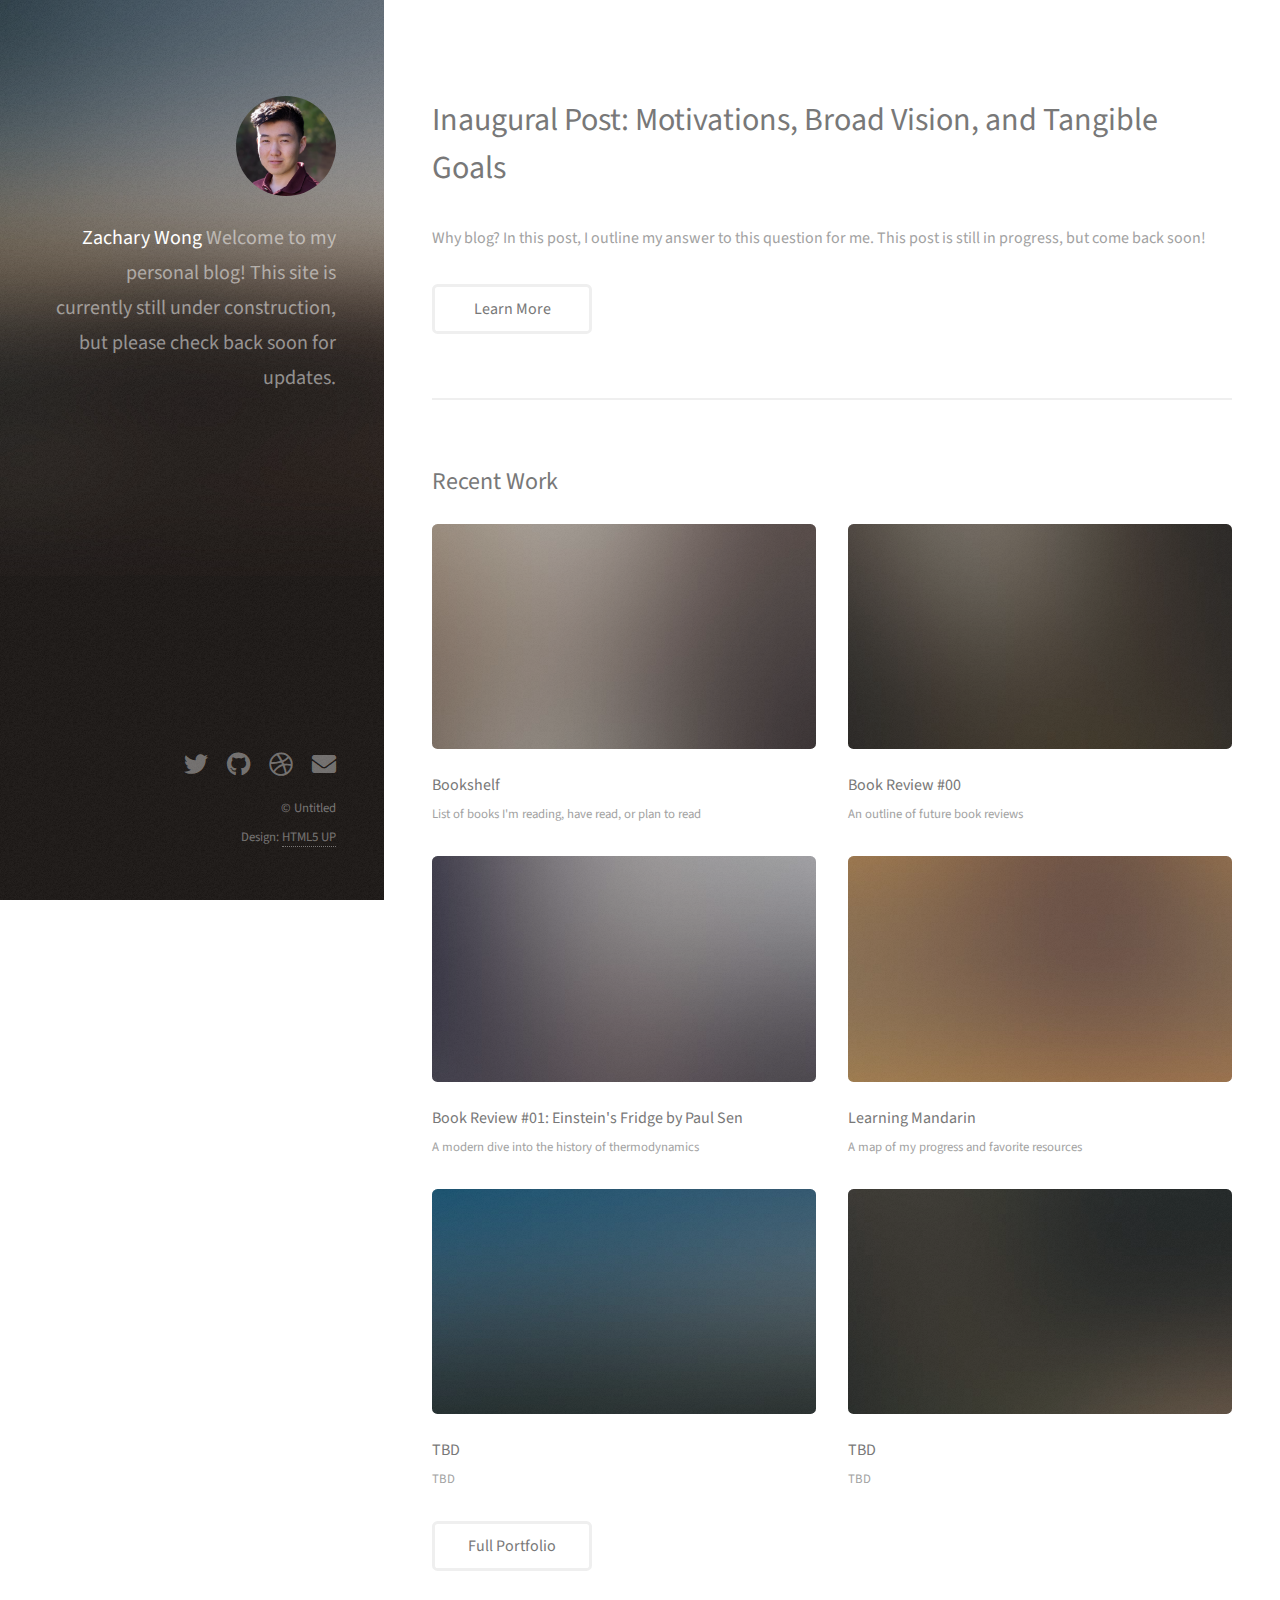
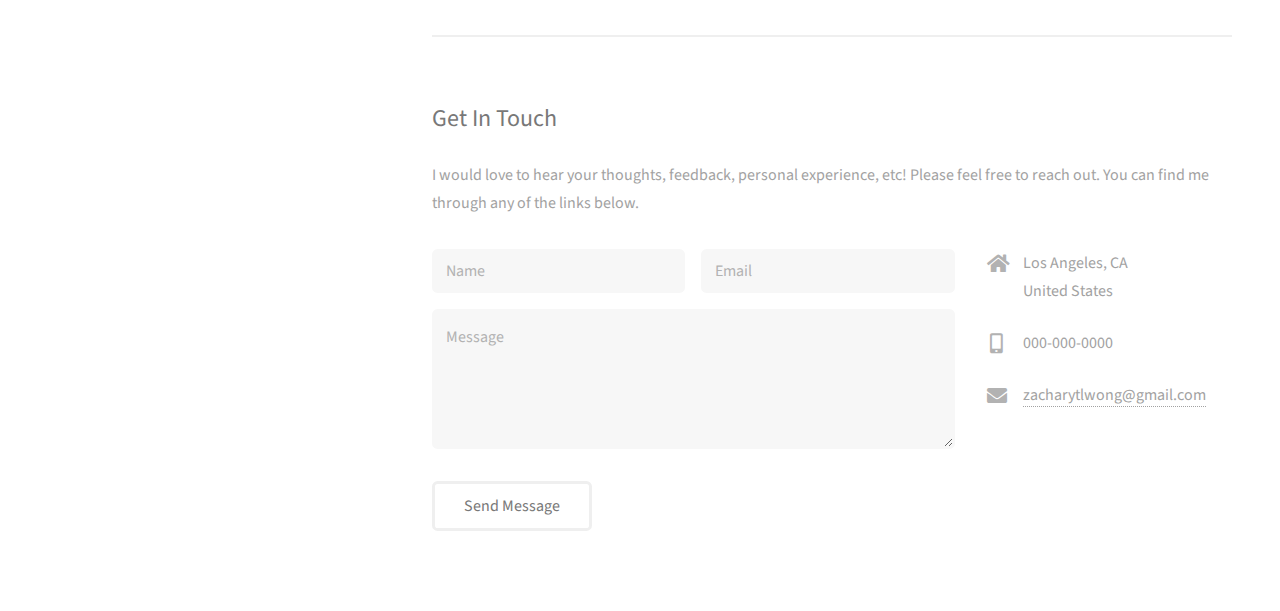
<file: index.html>
<!DOCTYPE HTML>
<!--
	Strata by HTML5 UP
	html5up.net | @ajlkn
	Free for personal and commercial use under the CCA 3.0 license (html5up.net/license)
-->
<html>
	<head>
		<title>Strata by HTML5 UP</title>
		<meta charset="utf-8" />
		<meta name="viewport" content="width=device-width, initial-scale=1, user-scalable=no" />
		<link rel="stylesheet" href="assets_home/css/main.css" />
	</head>
	<body class="is-preload">

		<!-- Header -->
			<header id="header">
				<div class="inner">
					<a href="#" class="image avatar"><img src="images/avatar.jpg" alt="" /></a>
					<h1><strong>Zachary Wong</strong><br />
					Welcome to my personal blog!<br />
					This site is currently still under<br />
				 	construction, but please check<br /> 
					back soon for updates.</h1>
				</div>
			</header>

		<!-- Main -->
			<div id="main">

				<!-- One -->
					<section id="one">
						<header class="major">
							<h2>Inaugural Post: Motivations, Broad Vision, and Tangible Goals </h2>
						</header>
						<p> Why blog? In this post, I outline my answer to this question for me. This post is still in progress, but come back soon! </p>
						<ul class="actions">
							<li><a href="#" class="button">Learn More</a></li>
						</ul>
					</section>

				<!-- Two -->
					<section id="two">
						<h2>Recent Work</h2>
						<div class="row">
							<article class="col-6 col-12-xsmall work-item">
								<a href="images/fulls/01.jpg" class="image fit thumb"><img src="images/thumbs/01.jpg" alt="" /></a>
								<h3>Bookshelf</h3>
								<p>List of books I'm reading, have read, or plan to read</p>
							</article>
							<article class="col-6 col-12-xsmall work-item">
								<a href="images/fulls/02.jpg" class="image fit thumb"><img src="images/thumbs/02.jpg" alt="" /></a>
								<h3>Book Review #00</h3>
								<p>An outline of future book reviews</p>
							</article>
							<article class="col-6 col-12-xsmall work-item">
								<a href="images/fulls/03.jpg" class="image fit thumb"><img src="images/thumbs/03.jpg" alt="" /></a>
								<h3>Book Review #01: Einstein's Fridge by Paul Sen</h3>
								<p>A modern dive into the history of thermodynamics</p>
							</article>
							<article class="col-6 col-12-xsmall work-item">
								<a href="images/fulls/04.jpg" class="image fit thumb"><img src="images/thumbs/04.jpg" alt="" /></a>
								<h3>Learning Mandarin</h3>
								<p>A map of my progress and favorite resources</p>
							</article>
							<article class="col-6 col-12-xsmall work-item">
								<a href="images/fulls/05.jpg" class="image fit thumb"><img src="images/thumbs/05.jpg" alt="" /></a>
								<h3>TBD</h3>
								<p>TBD</p>
							</article>
							<article class="col-6 col-12-xsmall work-item">
								<a href="images/fulls/06.jpg" class="image fit thumb"><img src="images/thumbs/06.jpg" alt="" /></a>
								<h3>TBD</h3>
								<p>TBD</p>
							</article>
						</div>
						<ul class="actions">
							<li><a href="#" class="button">Full Portfolio</a></li>
						</ul>
					</section>

				<!-- Three -->
					<section id="three">
						<h2>Get In Touch</h2>
						<p>I would love to hear your thoughts, feedback, personal experience, etc! Please feel free to reach out. You can find me through any of the links below.</p>
						<div class="row">
							<div class="col-8 col-12-small">
								<form method="post" action="#">
									<div class="row gtr-uniform gtr-50">
										<div class="col-6 col-12-xsmall"><input type="text" name="name" id="name" placeholder="Name" /></div>
										<div class="col-6 col-12-xsmall"><input type="email" name="email" id="email" placeholder="Email" /></div>
										<div class="col-12"><textarea name="message" id="message" placeholder="Message" rows="4"></textarea></div>
									</div>
								</form>
								<ul class="actions">
									<li><input type="submit" value="Send Message" /></li>
								</ul>
							</div>
							<div class="col-4 col-12-small">
								<ul class="labeled-icons">
									<li>
										<h3 class="icon solid fa-home"><span class="label">Address</span></h3>
										Los Angeles, CA<br />
										United States
									</li>
									<li>
										<h3 class="icon solid fa-mobile-alt"><span class="label">Phone</span></h3>
										000-000-0000
									</li>
									<li>
										<h3 class="icon solid fa-envelope"><span class="label">Email</span></h3>
										<a href="#">zacharytlwong@gmail.com</a>
									</li>
								</ul>
							</div>
						</div>
					</section>

				<!-- Four -->
				<!--
					<section id="four">
						<h2>Elements</h2>

						<section>
							<h4>Text</h4>
							<p>This is <b>bold</b> and this is <strong>strong</strong>. This is <i>italic</i> and this is <em>emphasized</em>.
							This is <sup>superscript</sup> text and this is <sub>subscript</sub> text.
							This is <u>underlined</u> and this is code: <code>for (;;) { ... }</code>. Finally, <a href="#">this is a link</a>.</p>
							<hr />
							<header>
								<h4>Heading with a Subtitle</h4>
								<p>Lorem ipsum dolor sit amet nullam id egestas urna aliquam</p>
							</header>
							<p>Nunc lacinia ante nunc ac lobortis. Interdum adipiscing gravida odio porttitor sem non mi integer non faucibus ornare mi ut ante amet placerat aliquet. Volutpat eu sed ante lacinia sapien lorem accumsan varius montes viverra nibh in adipiscing blandit tempus accumsan.</p>
							<header>
								<h5>Heading with a Subtitle</h5>
								<p>Lorem ipsum dolor sit amet nullam id egestas urna aliquam</p>
							</header>
							<p>Nunc lacinia ante nunc ac lobortis. Interdum adipiscing gravida odio porttitor sem non mi integer non faucibus ornare mi ut ante amet placerat aliquet. Volutpat eu sed ante lacinia sapien lorem accumsan varius montes viverra nibh in adipiscing blandit tempus accumsan.</p>
							<hr />
							<h2>Heading Level 2</h2>
							<h3>Heading Level 3</h3>
							<h4>Heading Level 4</h4>
							<h5>Heading Level 5</h5>
							<h6>Heading Level 6</h6>
							<hr />
							<h5>Blockquote</h5>
							<blockquote>Fringilla nisl. Donec accumsan interdum nisi, quis tincidunt felis sagittis eget tempus euismod. Vestibulum ante ipsum primis in faucibus vestibulum. Blandit adipiscing eu felis iaculis volutpat ac adipiscing accumsan faucibus. Vestibulum ante ipsum primis in faucibus lorem ipsum dolor sit amet nullam adipiscing eu felis.</blockquote>
							<h5>Preformatted</h5>
							<pre><code>i = 0;

while (!deck.isInOrder()) {
print 'Iteration ' + i;
deck.shuffle();
i++;
}

print 'It took ' + i + ' iterations to sort the deck.';</code></pre>
						</section>

						<section>
							<h4>Lists</h4>
							<div class="row">
								<div class="col-6 col-12-xsmall">
									<h5>Unordered</h5>
									<ul>
										<li>Dolor pulvinar etiam magna etiam.</li>
										<li>Sagittis adipiscing lorem eleifend.</li>
										<li>Felis enim feugiat dolore viverra.</li>
									</ul>
									<h5>Alternate</h5>
									<ul class="alt">
										<li>Dolor pulvinar etiam magna etiam.</li>
										<li>Sagittis adipiscing lorem eleifend.</li>
										<li>Felis enim feugiat dolore viverra.</li>
									</ul>
								</div>
								<div class="col-6 col-12-xsmall">
									<h5>Ordered</h5>
									<ol>
										<li>Dolor pulvinar etiam magna etiam.</li>
										<li>Etiam vel felis at lorem sed viverra.</li>
										<li>Felis enim feugiat dolore viverra.</li>
										<li>Dolor pulvinar etiam magna etiam.</li>
										<li>Etiam vel felis at lorem sed viverra.</li>
										<li>Felis enim feugiat dolore viverra.</li>
									</ol>
									<h5>Icons</h5>
									<ul class="icons">
										<li><a href="#" class="icon brands fa-twitter"><span class="label">Twitter</span></a></li>
										<li><a href="#" class="icon brands fa-facebook-f"><span class="label">Facebook</span></a></li>
										<li><a href="#" class="icon brands fa-instagram"><span class="label">Instagram</span></a></li>
										<li><a href="#" class="icon brands fa-github"><span class="label">Github</span></a></li>
										<li><a href="#" class="icon brands fa-dribbble"><span class="label">Dribbble</span></a></li>
										<li><a href="#" class="icon brands fa-tumblr"><span class="label">Tumblr</span></a></li>
									</ul>
								</div>
							</div>
							<h5>Actions</h5>
							<ul class="actions">
								<li><a href="#" class="button primary">Default</a></li>
								<li><a href="#" class="button">Default</a></li>
							</ul>
							<ul class="actions small">
								<li><a href="#" class="button primary small">Small</a></li>
								<li><a href="#" class="button small">Small</a></li>
							</ul>
							<div class="row">
								<div class="col-6 col-12-small">
									<ul class="actions stacked">
										<li><a href="#" class="button primary">Default</a></li>
										<li><a href="#" class="button">Default</a></li>
									</ul>
								</div>
								<div class="col-6 col-12-small">
									<ul class="actions stacked">
										<li><a href="#" class="button primary small">Small</a></li>
										<li><a href="#" class="button small">Small</a></li>
									</ul>
								</div>
								<div class="col-6 col-12-small">
									<ul class="actions stacked">
										<li><a href="#" class="button primary fit">Default</a></li>
										<li><a href="#" class="button fit">Default</a></li>
									</ul>
								</div>
								<div class="col-6 col-12-small">
									<ul class="actions stacked">
										<li><a href="#" class="button primary small fit">Small</a></li>
										<li><a href="#" class="button small fit">Small</a></li>
									</ul>
								</div>
							</div>
						</section>

						<section>
							<h4>Table</h4>
							<h5>Default</h5>
							<div class="table-wrapper">
								<table>
									<thead>
										<tr>
											<th>Name</th>
											<th>Description</th>
											<th>Price</th>
										</tr>
									</thead>
									<tbody>
										<tr>
											<td>Item One</td>
											<td>Ante turpis integer aliquet porttitor.</td>
											<td>29.99</td>
										</tr>
										<tr>
											<td>Item Two</td>
											<td>Vis ac commodo adipiscing arcu aliquet.</td>
											<td>19.99</td>
										</tr>
										<tr>
											<td>Item Three</td>
											<td> Morbi faucibus arcu accumsan lorem.</td>
											<td>29.99</td>
										</tr>
										<tr>
											<td>Item Four</td>
											<td>Vitae integer tempus condimentum.</td>
											<td>19.99</td>
										</tr>
										<tr>
											<td>Item Five</td>
											<td>Ante turpis integer aliquet porttitor.</td>
											<td>29.99</td>
										</tr>
									</tbody>
									<tfoot>
										<tr>
											<td colspan="2"></td>
											<td>100.00</td>
										</tr>
									</tfoot>
								</table>
							</div>

							<h5>Alternate</h5>
							<div class="table-wrapper">
								<table class="alt">
									<thead>
										<tr>
											<th>Name</th>
											<th>Description</th>
											<th>Price</th>
										</tr>
									</thead>
									<tbody>
										<tr>
											<td>Item One</td>
											<td>Ante turpis integer aliquet porttitor.</td>
											<td>29.99</td>
										</tr>
										<tr>
											<td>Item Two</td>
											<td>Vis ac commodo adipiscing arcu aliquet.</td>
											<td>19.99</td>
										</tr>
										<tr>
											<td>Item Three</td>
											<td> Morbi faucibus arcu accumsan lorem.</td>
											<td>29.99</td>
										</tr>
										<tr>
											<td>Item Four</td>
											<td>Vitae integer tempus condimentum.</td>
											<td>19.99</td>
										</tr>
										<tr>
											<td>Item Five</td>
											<td>Ante turpis integer aliquet porttitor.</td>
											<td>29.99</td>
										</tr>
									</tbody>
									<tfoot>
										<tr>
											<td colspan="2"></td>
											<td>100.00</td>
										</tr>
									</tfoot>
								</table>
							</div>
						</section>

						<section>
							<h4>Buttons</h4>
							<ul class="actions">
								<li><a href="#" class="button primary">Primary</a></li>
								<li><a href="#" class="button">Default</a></li>
							</ul>
							<ul class="actions">
								<li><a href="#" class="button large">Large</a></li>
								<li><a href="#" class="button">Default</a></li>
								<li><a href="#" class="button small">Small</a></li>
							</ul>
							<ul class="actions fit">
								<li><a href="#" class="button primary fit">Fit</a></li>
								<li><a href="#" class="button fit">Fit</a></li>
							</ul>
							<ul class="actions fit small">
								<li><a href="#" class="button primary fit small">Fit + Small</a></li>
								<li><a href="#" class="button fit small">Fit + Small</a></li>
							</ul>
							<ul class="actions">
								<li><a href="#" class="button primary icon solid fa-download">Icon</a></li>
								<li><a href="#" class="button icon solid fa-download">Icon</a></li>
							</ul>
							<ul class="actions">
								<li><span class="button primary disabled">Primary</span></li>
								<li><span class="button disabled">Default</span></li>
							</ul>
						</section>

						<section>
							<h4>Form</h4>
							<form method="post" action="#">
								<div class="row gtr-uniform gtr-50">
									<div class="col-6 col-12-xsmall">
										<input type="text" name="demo-name" id="demo-name" value="" placeholder="Name" />
									</div>
									<div class="col-6 col-12-xsmall">
										<input type="email" name="demo-email" id="demo-email" value="" placeholder="Email" />
									</div>
									<div class="col-12">
										<select name="demo-category" id="demo-category">
											<option value="">- Category -</option>
											<option value="1">Manufacturing</option>
											<option value="1">Shipping</option>
											<option value="1">Administration</option>
											<option value="1">Human Resources</option>
										</select>
									</div>
									<div class="col-4 col-12-small">
										<input type="radio" id="demo-priority-low" name="demo-priority" checked>
										<label for="demo-priority-low">Low Priority</label>
									</div>
									<div class="col-4 col-12-small">
										<input type="radio" id="demo-priority-normal" name="demo-priority">
										<label for="demo-priority-normal">Normal Priority</label>
									</div>
									<div class="col-4 col-12-small">
										<input type="radio" id="demo-priority-high" name="demo-priority">
										<label for="demo-priority-high">High Priority</label>
									</div>
									<div class="col-6 col-12-small">
										<input type="checkbox" id="demo-copy" name="demo-copy">
										<label for="demo-copy">Email me a copy of this message</label>
									</div>
									<div class="col-6 col-12-small">
										<input type="checkbox" id="demo-human" name="demo-human" checked>
										<label for="demo-human">I am a human and not a robot</label>
									</div>
									<div class="col-12">
										<textarea name="demo-message" id="demo-message" placeholder="Enter your message" rows="6"></textarea>
									</div>
									<div class="col-12">
										<ul class="actions">
											<li><input type="submit" value="Send Message" class="primary" /></li>
											<li><input type="reset" value="Reset" /></li>
										</ul>
									</div>
								</div>
							</form>
						</section>

						<section>
							<h4>Image</h4>
							<h5>Fit</h5>
							<div class="box alt">
								<div class="row gtr-50 gtr-uniform">
									<div class="col-12"><span class="image fit"><img src="images/fulls/05.jpg" alt="" /></span></div>
									<div class="col-4"><span class="image fit"><img src="images/thumbs/01.jpg" alt="" /></span></div>
									<div class="col-4"><span class="image fit"><img src="images/thumbs/02.jpg" alt="" /></span></div>
									<div class="col-4"><span class="image fit"><img src="images/thumbs/03.jpg" alt="" /></span></div>
									<div class="col-4"><span class="image fit"><img src="images/thumbs/04.jpg" alt="" /></span></div>
									<div class="col-4"><span class="image fit"><img src="images/thumbs/05.jpg" alt="" /></span></div>
									<div class="col-4"><span class="image fit"><img src="images/thumbs/06.jpg" alt="" /></span></div>
									<div class="col-4"><span class="image fit"><img src="images/thumbs/03.jpg" alt="" /></span></div>
									<div class="col-4"><span class="image fit"><img src="images/thumbs/02.jpg" alt="" /></span></div>
									<div class="col-4"><span class="image fit"><img src="images/thumbs/01.jpg" alt="" /></span></div>
								</div>
							</div>
							<h5>Left &amp; Right</h5>
							<p><span class="image left"><img src="images/avatar.jpg" alt="" /></span>Fringilla nisl. Donec accumsan interdum nisi, quis tincidunt felis sagittis eget. tempus euismod. Vestibulum ante ipsum primis in faucibus vestibulum. Blandit adipiscing eu felis iaculis volutpat ac adipiscing accumsan eu faucibus. Integer ac pellentesque praesent tincidunt felis sagittis eget. tempus euismod. Vestibulum ante ipsum primis in faucibus vestibulum. Blandit adipiscing eu felis iaculis volutpat ac adipiscing accumsan eu faucibus. Integer ac pellentesque praesent. Donec accumsan interdum nisi, quis tincidunt felis sagittis eget. tempus euismod. Vestibulum ante ipsum primis in faucibus vestibulum. Blandit adipiscing eu felis iaculis volutpat ac adipiscing accumsan eu faucibus. Integer ac pellentesque praesent tincidunt felis sagittis eget. tempus euismod. Vestibulum ante ipsum primis in faucibus vestibulum. Blandit adipiscing eu felis iaculis volutpat ac adipiscing accumsan eu faucibus. Integer ac pellentesque praesent.</p>
							<p><span class="image right"><img src="images/avatar.jpg" alt="" /></span>Fringilla nisl. Donec accumsan interdum nisi, quis tincidunt felis sagittis eget. tempus euismod. Vestibulum ante ipsum primis in faucibus vestibulum. Blandit adipiscing eu felis iaculis volutpat ac adipiscing accumsan eu faucibus. Integer ac pellentesque praesent tincidunt felis sagittis eget. tempus euismod. Vestibulum ante ipsum primis in faucibus vestibulum. Blandit adipiscing eu felis iaculis volutpat ac adipiscing accumsan eu faucibus. Integer ac pellentesque praesent. Donec accumsan interdum nisi, quis tincidunt felis sagittis eget. tempus euismod. Vestibulum ante ipsum primis in faucibus vestibulum. Blandit adipiscing eu felis iaculis volutpat ac adipiscing accumsan eu faucibus. Integer ac pellentesque praesent tincidunt felis sagittis eget. tempus euismod. Vestibulum ante ipsum primis in faucibus vestibulum. Blandit adipiscing eu felis iaculis volutpat ac adipiscing accumsan eu faucibus. Integer ac pellentesque praesent.</p>
						</section>

					</section>
				-->

			</div>

		<!-- Footer -->
			<footer id="footer">
				<div class="inner">
					<ul class="icons">
						<li><a href="#" class="icon brands fa-twitter"><span class="label">Twitter</span></a></li>
						<li><a href="#" class="icon brands fa-github"><span class="label">Github</span></a></li>
						<li><a href="#" class="icon brands fa-dribbble"><span class="label">Dribbble</span></a></li>
						<li><a href="#" class="icon solid fa-envelope"><span class="label">Email</span></a></li>
					</ul>
					<ul class="copyright">
						<li>&copy; Untitled</li><li>Design: <a href="http://html5up.net">HTML5 UP</a></li>
					</ul>
				</div>
			</footer>

		<!-- Scripts -->
			<script src="assets_home/js/jquery.min.js"></script>
			<script src="assets_home/js/jquery.poptrox.min.js"></script>
			<script src="assets_home/js/browser.min.js"></script>
			<script src="assets_home/js/breakpoints.min.js"></script>
			<script src="assets_home/js/util.js"></script>
			<script src="assets_home/js/main.js"></script>

	</body>
</html>
</file>
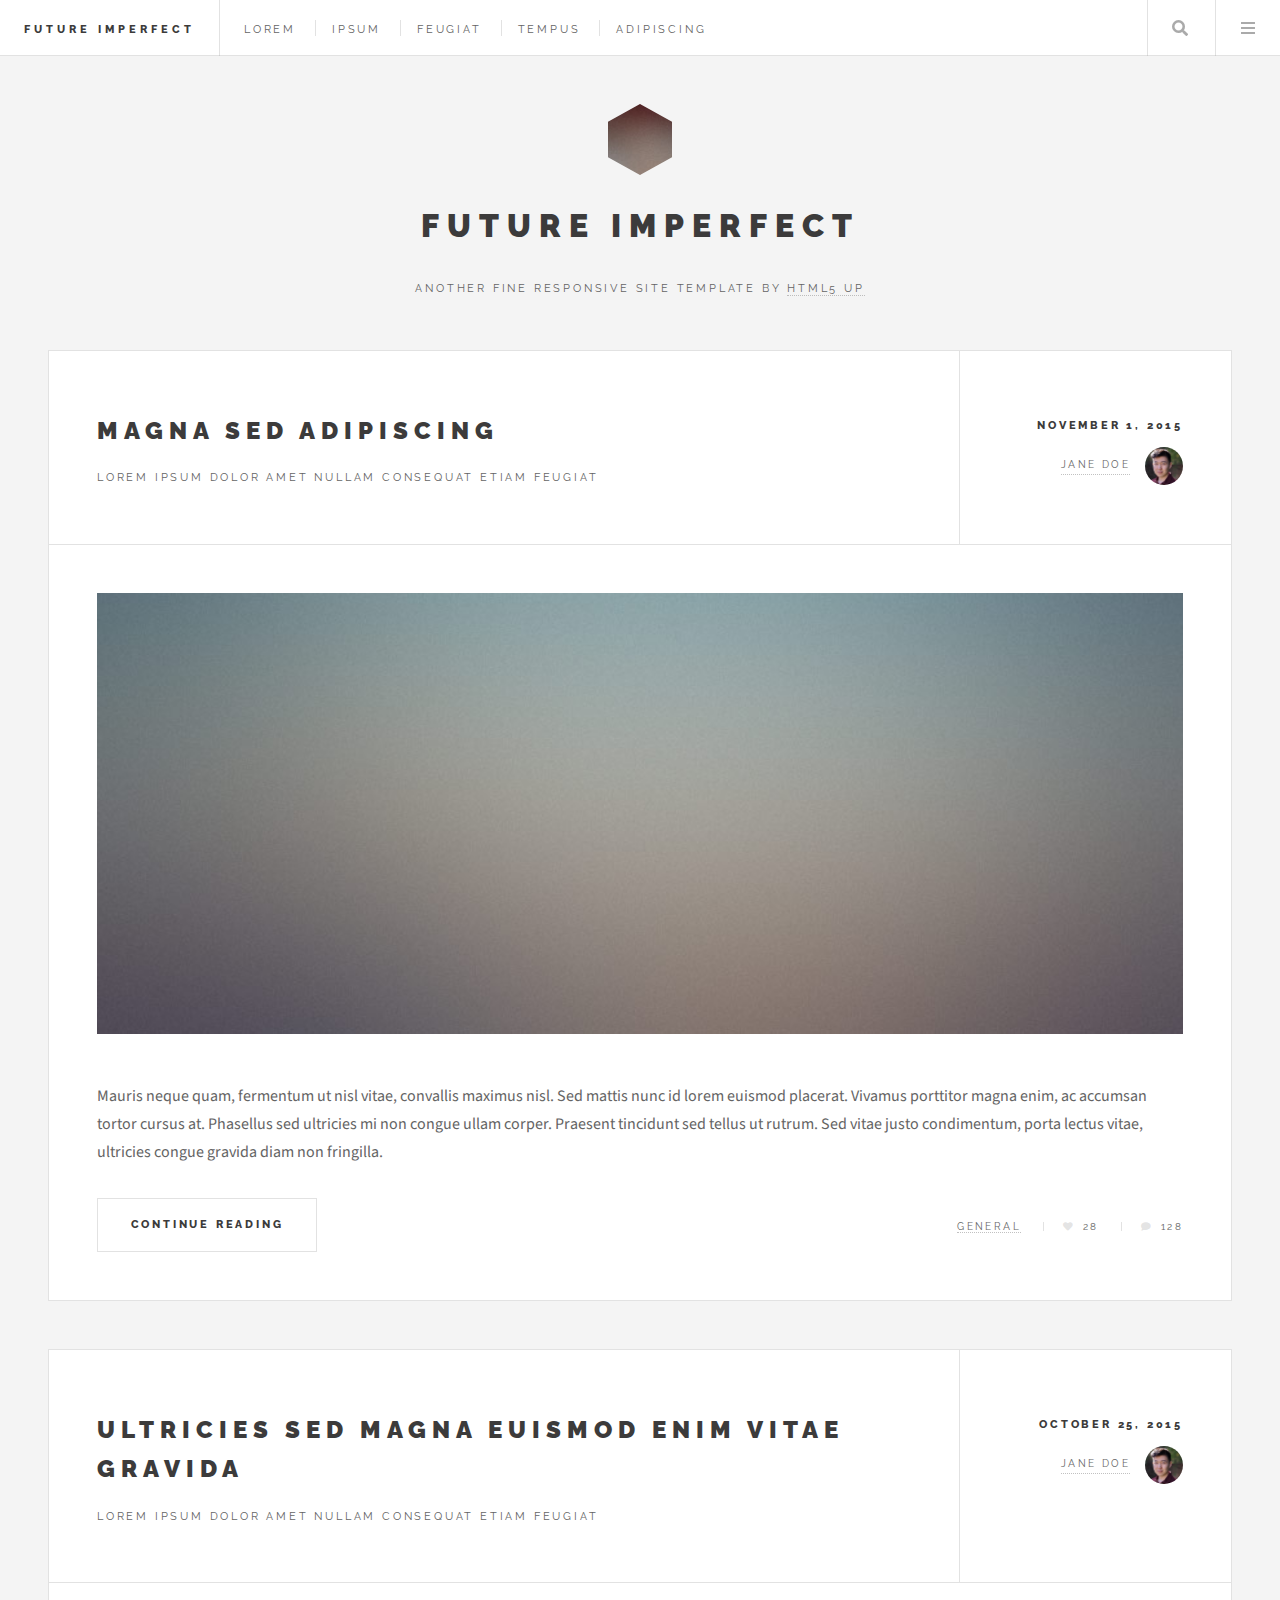
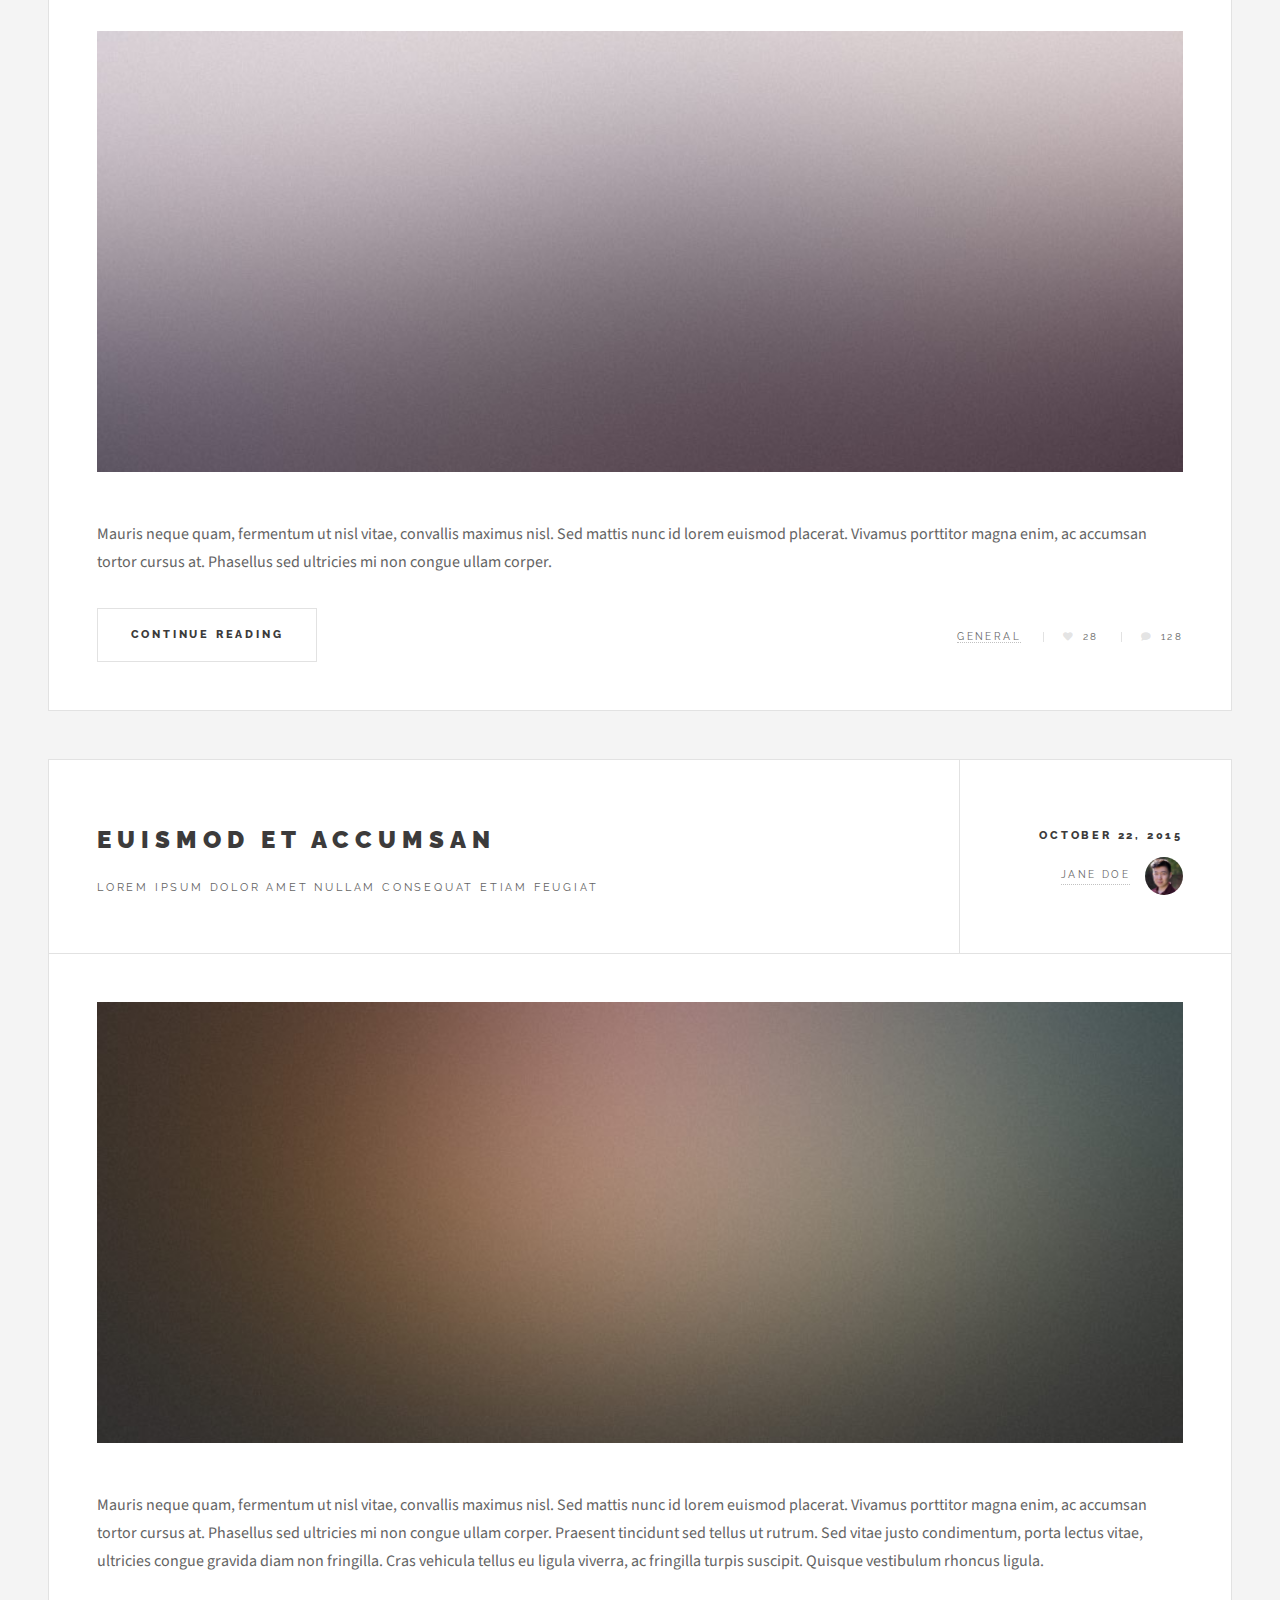
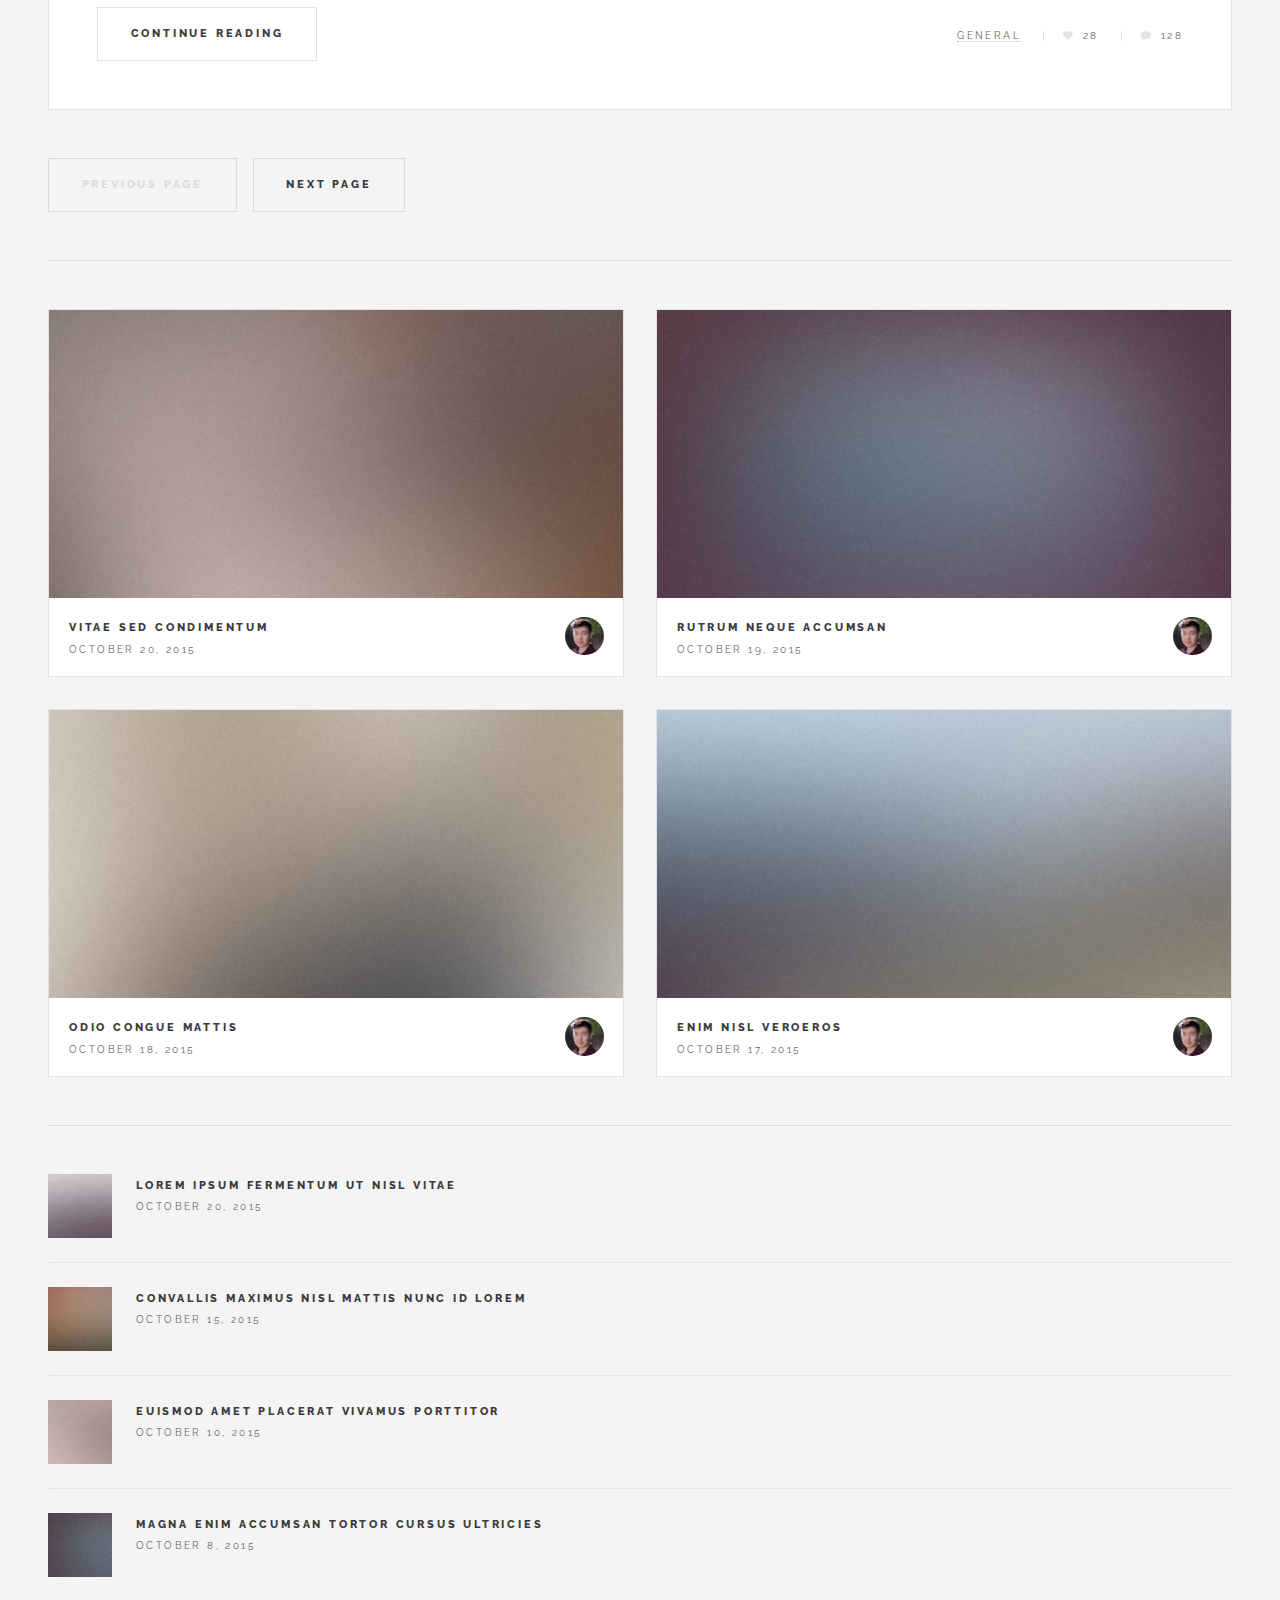
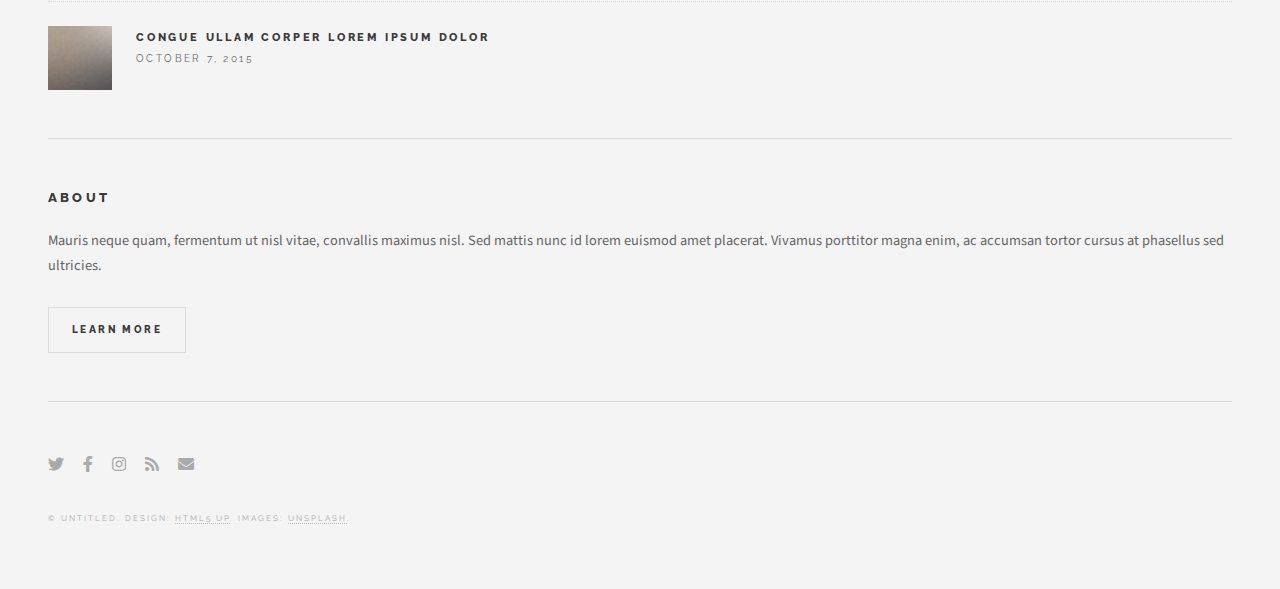
<file: blog.html>
<!DOCTYPE HTML>
<!--
	Future Imperfect by HTML5 UP
	html5up.net | @ajlkn
	Free for personal and commercial use under the CCA 3.0 license (html5up.net/license)
-->
<html>
	<head>
		<title>Future Imperfect by HTML5 UP</title>
		<meta charset="utf-8" />
		<meta name="viewport" content="width=device-width, initial-scale=1, user-scalable=no" />
		<link rel="stylesheet" href="assets/css/main.css" />
	</head>
	<body class="is-preload">

		<!-- Wrapper -->
			<div id="wrapper">

				<!-- Header -->
					<header id="header">
						<h1><a href="index.html">Future Imperfect</a></h1>
						<nav class="links">
							<ul>
								<li><a href="#">Lorem</a></li>
								<li><a href="#">Ipsum</a></li>
								<li><a href="#">Feugiat</a></li>
								<li><a href="#">Tempus</a></li>
								<li><a href="#">Adipiscing</a></li>
							</ul>
						</nav>
						<nav class="main">
							<ul>
								<li class="search">
									<a class="fa-search" href="#search">Search</a>
									<form id="search" method="get" action="#">
										<input type="text" name="query" placeholder="Search" />
									</form>
								</li>
								<li class="menu">
									<a class="fa-bars" href="#menu">Menu</a>
								</li>
							</ul>
						</nav>
					</header>

				<!-- Menu -->
					<section id="menu">

						<!-- Search -->
							<section>
								<form class="search" method="get" action="#">
									<input type="text" name="query" placeholder="Search" />
								</form>
							</section>

						<!-- Links -->
							<section>
								<ul class="links">
									<li>
										<a href="#">
											<h3>Lorem ipsum</h3>
											<p>Feugiat tempus veroeros dolor</p>
										</a>
									</li>
									<li>
										<a href="#">
											<h3>Dolor sit amet</h3>
											<p>Sed vitae justo condimentum</p>
										</a>
									</li>
									<li>
										<a href="#">
											<h3>Feugiat veroeros</h3>
											<p>Phasellus sed ultricies mi congue</p>
										</a>
									</li>
									<li>
										<a href="#">
											<h3>Etiam sed consequat</h3>
											<p>Porta lectus amet ultricies</p>
										</a>
									</li>
								</ul>
							</section>

						<!-- Actions -->
							<section>
								<ul class="actions stacked">
									<li><a href="#" class="button large fit">Log In</a></li>
								</ul>
							</section>

					</section>

				<!-- Main -->
					<div id="main">

						<!-- Post -->
							<article class="post">
								<header>
									<div class="title">
										<h2><a href="single.html">Magna sed adipiscing</a></h2>
										<p>Lorem ipsum dolor amet nullam consequat etiam feugiat</p>
									</div>
									<div class="meta">
										<time class="published" datetime="2015-11-01">November 1, 2015</time>
										<a href="#" class="author"><span class="name">Jane Doe</span><img src="images/avatar.jpg" alt="" /></a>
									</div>
								</header>
								<a href="single.html" class="image featured"><img src="images/pic01.jpg" alt="" /></a>
								<p>Mauris neque quam, fermentum ut nisl vitae, convallis maximus nisl. Sed mattis nunc id lorem euismod placerat. Vivamus porttitor magna enim, ac accumsan tortor cursus at. Phasellus sed ultricies mi non congue ullam corper. Praesent tincidunt sed tellus ut rutrum. Sed vitae justo condimentum, porta lectus vitae, ultricies congue gravida diam non fringilla.</p>
								<footer>
									<ul class="actions">
										<li><a href="single.html" class="button large">Continue Reading</a></li>
									</ul>
									<ul class="stats">
										<li><a href="#">General</a></li>
										<li><a href="#" class="icon solid fa-heart">28</a></li>
										<li><a href="#" class="icon solid fa-comment">128</a></li>
									</ul>
								</footer>
							</article>

						<!-- Post -->
							<article class="post">
								<header>
									<div class="title">
										<h2><a href="single.html">Ultricies sed magna euismod enim vitae gravida</a></h2>
										<p>Lorem ipsum dolor amet nullam consequat etiam feugiat</p>
									</div>
									<div class="meta">
										<time class="published" datetime="2015-10-25">October 25, 2015</time>
										<a href="#" class="author"><span class="name">Jane Doe</span><img src="images/avatar.jpg" alt="" /></a>
									</div>
								</header>
								<a href="single.html" class="image featured"><img src="images/pic02.jpg" alt="" /></a>
								<p>Mauris neque quam, fermentum ut nisl vitae, convallis maximus nisl. Sed mattis nunc id lorem euismod placerat. Vivamus porttitor magna enim, ac accumsan tortor cursus at. Phasellus sed ultricies mi non congue ullam corper.</p>
								<footer>
									<ul class="actions">
										<li><a href="single.html" class="button large">Continue Reading</a></li>
									</ul>
									<ul class="stats">
										<li><a href="#">General</a></li>
										<li><a href="#" class="icon solid fa-heart">28</a></li>
										<li><a href="#" class="icon solid fa-comment">128</a></li>
									</ul>
								</footer>
							</article>

						<!-- Post -->
							<article class="post">
								<header>
									<div class="title">
										<h2><a href="single.html">Euismod et accumsan</a></h2>
										<p>Lorem ipsum dolor amet nullam consequat etiam feugiat</p>
									</div>
									<div class="meta">
										<time class="published" datetime="2015-10-22">October 22, 2015</time>
										<a href="#" class="author"><span class="name">Jane Doe</span><img src="images/avatar.jpg" alt="" /></a>
									</div>
								</header>
								<a href="single.html" class="image featured"><img src="images/pic03.jpg" alt="" /></a>
								<p>Mauris neque quam, fermentum ut nisl vitae, convallis maximus nisl. Sed mattis nunc id lorem euismod placerat. Vivamus porttitor magna enim, ac accumsan tortor cursus at. Phasellus sed ultricies mi non congue ullam corper. Praesent tincidunt sed tellus ut rutrum. Sed vitae justo condimentum, porta lectus vitae, ultricies congue gravida diam non fringilla. Cras vehicula tellus eu ligula viverra, ac fringilla turpis suscipit. Quisque vestibulum rhoncus ligula.</p>
								<footer>
									<ul class="actions">
										<li><a href="single.html" class="button large">Continue Reading</a></li>
									</ul>
									<ul class="stats">
										<li><a href="#">General</a></li>
										<li><a href="#" class="icon solid fa-heart">28</a></li>
										<li><a href="#" class="icon solid fa-comment">128</a></li>
									</ul>
								</footer>
							</article>

						<!-- Post -->
						<!--
							<article class="post">
								<header>
									<div class="title">
										<h2><a href="#">Elements</a></h2>
										<p>Lorem ipsum dolor amet nullam consequat etiam feugiat</p>
									</div>
									<div class="meta">
										<time class="published" datetime="2015-10-18">October 18, 2015</time>
										<a href="#" class="author"><span class="name">Jane Doe</span><img src="images/avatar.jpg" alt="" /></a>
									</div>
								</header>

								<section>
									<h3>Text</h3>
									<p>This is <b>bold</b> and this is <strong>strong</strong>. This is <i>italic</i> and this is <em>emphasized</em>.
									This is <sup>superscript</sup> text and this is <sub>subscript</sub> text.
									This is <u>underlined</u> and this is code: <code>for (;;) { ... }</code>. Finally, <a href="#">this is a link</a>.</p>
									<hr />
									<p>Nunc lacinia ante nunc ac lobortis. Interdum adipiscing gravida odio porttitor sem non mi integer non faucibus ornare mi ut ante amet placerat aliquet. Volutpat eu sed ante lacinia sapien lorem accumsan varius montes viverra nibh in adipiscing blandit tempus accumsan.</p>
									<hr />
									<h2>Heading Level 2</h2>
									<h3>Heading Level 3</h3>
									<h4>Heading Level 4</h4>
									<hr />
									<h4>Blockquote</h4>
									<blockquote>Fringilla nisl. Donec accumsan interdum nisi, quis tincidunt felis sagittis eget tempus euismod. Vestibulum ante ipsum primis in faucibus vestibulum. Blandit adipiscing eu felis iaculis volutpat ac adipiscing accumsan faucibus. Vestibulum ante ipsum primis in faucibus lorem ipsum dolor sit amet nullam adipiscing eu felis.</blockquote>
									<h4>Preformatted</h4>
									<pre><code>i = 0;

while (!deck.isInOrder()) {
  print 'Iteration ' + i;
  deck.shuffle();
  i++;
}

print 'It took ' + i + ' iterations to sort the deck.';</code></pre>
								</section>

								<section>
									<h3>Lists</h3>
									<div class="row">
										<div class="col-6 col-12-medium">
											<h4>Unordered</h4>
											<ul>
												<li>Dolor pulvinar etiam.</li>
												<li>Sagittis adipiscing.</li>
												<li>Felis enim feugiat.</li>
											</ul>
											<h4>Alternate</h4>
											<ul class="alt">
												<li>Dolor pulvinar etiam.</li>
												<li>Sagittis adipiscing.</li>
												<li>Felis enim feugiat.</li>
											</ul>
										</div>
										<div class="col-6 col-12-medium">
											<h4>Ordered</h4>
											<ol>
												<li>Dolor pulvinar etiam.</li>
												<li>Etiam vel felis viverra.</li>
												<li>Felis enim feugiat.</li>
												<li>Dolor pulvinar etiam.</li>
												<li>Etiam vel felis lorem.</li>
												<li>Felis enim et feugiat.</li>
											</ol>
											<h4>Icons</h4>
											<ul class="icons">
												<li><a href="#" class="icon brands fa-twitter"><span class="label">Twitter</span></a></li>
												<li><a href="#" class="icon brands fa-facebook-f"><span class="label">Facebook</span></a></li>
												<li><a href="#" class="icon brands fa-instagram"><span class="label">Instagram</span></a></li>
												<li><a href="#" class="icon brands fa-github"><span class="label">Github</span></a></li>
											</ul>
										</div>
									</div>
									<h3>Actions</h3>
									<div class="row">
										<div class="col-6 col-12-medium">
											<ul class="actions">
												<li><a href="#" class="button">Default</a></li>
												<li><a href="#" class="button">Default</a></li>
												<li><a href="#" class="button">Default</a></li>
											</ul>
											<ul class="actions small">
												<li><a href="#" class="button small">Small</a></li>
												<li><a href="#" class="button small">Small</a></li>
												<li><a href="#" class="button small">Small</a></li>
											</ul>
											<ul class="actions stacked">
												<li><a href="#" class="button">Default</a></li>
												<li><a href="#" class="button">Default</a></li>
												<li><a href="#" class="button">Default</a></li>
											</ul>
											<ul class="actions stacked">
												<li><a href="#" class="button small">Small</a></li>
												<li><a href="#" class="button small">Small</a></li>
												<li><a href="#" class="button small">Small</a></li>
											</ul>
										</div>
										<div class="col-6 col-12-medium">
											<ul class="actions stacked">
												<li><a href="#" class="button fit">Default</a></li>
												<li><a href="#" class="button fit">Default</a></li>
											</ul>
											<ul class="actions stacked">
												<li><a href="#" class="button small fit">Small</a></li>
												<li><a href="#" class="button small fit">Small</a></li>
											</ul>
										</div>
									</div>
								</section>

								<section>
									<h3>Table</h3>
									<h4>Default</h4>
									<div class="table-wrapper">
										<table>
											<thead>
												<tr>
													<th>Name</th>
													<th>Description</th>
													<th>Price</th>
												</tr>
											</thead>
											<tbody>
												<tr>
													<td>Item One</td>
													<td>Ante turpis integer aliquet porttitor.</td>
													<td>29.99</td>
												</tr>
												<tr>
													<td>Item Two</td>
													<td>Vis ac commodo adipiscing arcu aliquet.</td>
													<td>19.99</td>
												</tr>
												<tr>
													<td>Item Three</td>
													<td> Morbi faucibus arcu accumsan lorem.</td>
													<td>29.99</td>
												</tr>
												<tr>
													<td>Item Four</td>
													<td>Vitae integer tempus condimentum.</td>
													<td>19.99</td>
												</tr>
												<tr>
													<td>Item Five</td>
													<td>Ante turpis integer aliquet porttitor.</td>
													<td>29.99</td>
												</tr>
											</tbody>
											<tfoot>
												<tr>
													<td colspan="2"></td>
													<td>100.00</td>
												</tr>
											</tfoot>
										</table>
									</div>

									<h4>Alternate</h4>
									<div class="table-wrapper">
										<table class="alt">
											<thead>
												<tr>
													<th>Name</th>
													<th>Description</th>
													<th>Price</th>
												</tr>
											</thead>
											<tbody>
												<tr>
													<td>Item One</td>
													<td>Ante turpis integer aliquet porttitor.</td>
													<td>29.99</td>
												</tr>
												<tr>
													<td>Item Two</td>
													<td>Vis ac commodo adipiscing arcu aliquet.</td>
													<td>19.99</td>
												</tr>
												<tr>
													<td>Item Three</td>
													<td> Morbi faucibus arcu accumsan lorem.</td>
													<td>29.99</td>
												</tr>
												<tr>
													<td>Item Four</td>
													<td>Vitae integer tempus condimentum.</td>
													<td>19.99</td>
												</tr>
												<tr>
													<td>Item Five</td>
													<td>Ante turpis integer aliquet porttitor.</td>
													<td>29.99</td>
												</tr>
											</tbody>
											<tfoot>
												<tr>
													<td colspan="2"></td>
													<td>100.00</td>
												</tr>
											</tfoot>
										</table>
									</div>
								</section>

								<section>
									<h3>Buttons</h3>
									<ul class="actions">
										<li><a href="#" class="button large">Large</a></li>
										<li><a href="#" class="button">Default</a></li>
										<li><a href="#" class="button small">Small</a></li>
									</ul>
									<ul class="actions fit">
										<li><a href="#" class="button fit">Fit</a></li>
										<li><a href="#" class="button fit">Fit</a></li>
										<li><a href="#" class="button fit">Fit</a></li>
									</ul>
									<ul class="actions fit small">
										<li><a href="#" class="button fit small">Fit + Small</a></li>
										<li><a href="#" class="button fit small">Fit + Small</a></li>
										<li><a href="#" class="button fit small">Fit + Small</a></li>
									</ul>
									<ul class="actions">
										<li><a href="#" class="button icon solid fa-download">Icon</a></li>
										<li><a href="#" class="button icon solid fa-upload">Icon</a></li>
										<li><a href="#" class="button icon solid fa-save">Icon</a></li>
									</ul>
									<ul class="actions">
										<li><span class="button disabled">Disabled</span></li>
										<li><span class="button disabled icon solid fa-download">Disabled</span></li>
									</ul>
								</section>

								<section>
									<h3>Form</h3>
									<form method="post" action="#">
										<div class="row gtr-uniform">
											<div class="col-6 col-12-xsmall">
												<input type="text" name="demo-name" id="demo-name" value="" placeholder="Name" />
											</div>
											<div class="col-6 col-12-xsmall">
												<input type="email" name="demo-email" id="demo-email" value="" placeholder="Email" />
											</div>
											<div class="col-12">
												<select name="demo-category" id="demo-category">
													<option value="">- Category -</option>
													<option value="1">Manufacturing</option>
													<option value="1">Shipping</option>
													<option value="1">Administration</option>
													<option value="1">Human Resources</option>
												</select>
											</div>
											<div class="col-4 col-12-small">
												<input type="radio" id="demo-priority-low" name="demo-priority" checked>
												<label for="demo-priority-low">Low</label>
											</div>
											<div class="col-4 col-12-small">
												<input type="radio" id="demo-priority-normal" name="demo-priority">
												<label for="demo-priority-normal">Normal</label>
											</div>
											<div class="col-4 col-12-small">
												<input type="radio" id="demo-priority-high" name="demo-priority">
												<label for="demo-priority-high">High</label>
											</div>
											<div class="col-6 col-12-small">
												<input type="checkbox" id="demo-copy" name="demo-copy">
												<label for="demo-copy">Email me a copy</label>
											</div>
											<div class="col-6 col-12-small">
												<input type="checkbox" id="demo-human" name="demo-human" checked>
												<label for="demo-human">Not a robot</label>
											</div>
											<div class="col-12">
												<textarea name="demo-message" id="demo-message" placeholder="Enter your message" rows="6"></textarea>
											</div>
											<div class="col-12">
												<ul class="actions">
													<li><input type="submit" value="Send Message" /></li>
													<li><input type="reset" value="Reset" /></li>
												</ul>
											</div>
										</div>
									</form>
								</section>

								<section>
									<h3>Image</h3>
									<h4>Fit</h4>
									<div class="box alt">
										<div class="row gtr-uniform">
											<div class="col-12"><span class="image fit"><img src="images/pic02.jpg" alt="" /></span></div>
											<div class="col-4"><span class="image fit"><img src="images/pic04.jpg" alt="" /></span></div>
											<div class="col-4"><span class="image fit"><img src="images/pic05.jpg" alt="" /></span></div>
											<div class="col-4"><span class="image fit"><img src="images/pic06.jpg" alt="" /></span></div>
											<div class="col-4"><span class="image fit"><img src="images/pic06.jpg" alt="" /></span></div>
											<div class="col-4"><span class="image fit"><img src="images/pic04.jpg" alt="" /></span></div>
											<div class="col-4"><span class="image fit"><img src="images/pic05.jpg" alt="" /></span></div>
											<div class="col-4"><span class="image fit"><img src="images/pic05.jpg" alt="" /></span></div>
											<div class="col-4"><span class="image fit"><img src="images/pic06.jpg" alt="" /></span></div>
											<div class="col-4"><span class="image fit"><img src="images/pic04.jpg" alt="" /></span></div>
										</div>
									</div>
									<h4>Left &amp; Right</h4>
									<p><span class="image left"><img src="images/pic07.jpg" alt="" /></span>Fringilla nisl. Donec accumsan interdum nisi, quis tincidunt felis sagittis eget. tempus euismod. Vestibulum ante ipsum primis in faucibus vestibulum. Blandit adipiscing eu felis iaculis volutpat ac adipiscing accumsan eu faucibus. Integer ac pellentesque praesent tincidunt felis sagittis eget. tempus euismod. Vestibulum ante ipsum primis in faucibus vestibulum. Blandit adipiscing eu felis iaculis volutpat ac adipiscing accumsan eu faucibus. Integer ac pellentesque praesent. Donec accumsan interdum nisi, quis tincidunt felis sagittis eget. tempus euismod. Vestibulum ante ipsum primis in faucibus vestibulum. Blandit adipiscing eu felis iaculis volutpat ac adipiscing accumsan eu faucibus. Integer ac pellentesque praesent tincidunt felis sagittis eget. tempus euismod. Vestibulum ante ipsum primis in faucibus vestibulum. Blandit adipiscing eu felis iaculis volutpat ac adipiscing accumsan eu faucibus. Integer ac pellentesque praesent. Blandit adipiscing eu felis iaculis volutpat ac adipiscing accumsan eu faucibus. Integer ac pellentesque praesent tincidunt felis sagittis eget. tempus euismod. Vestibulum ante ipsum primis in faucibus vestibulum. Blandit adipiscing eu felis iaculis volutpat ac adipiscing accumsan eu faucibus. Integer ac pellentesque praesent.</p>
									<p><span class="image right"><img src="images/pic04.jpg" alt="" /></span>Fringilla nisl. Donec accumsan interdum nisi, quis tincidunt felis sagittis eget. tempus euismod. Vestibulum ante ipsum primis in faucibus vestibulum. Blandit adipiscing eu felis iaculis volutpat ac adipiscing accumsan eu faucibus. Integer ac pellentesque praesent tincidunt felis sagittis eget. tempus euismod. Vestibulum ante ipsum primis in faucibus vestibulum. Blandit adipiscing eu felis iaculis volutpat ac adipiscing accumsan eu faucibus. Integer ac pellentesque praesent. Donec accumsan interdum nisi, quis tincidunt felis sagittis eget. tempus euismod. Vestibulum ante ipsum primis in faucibus vestibulum. Blandit adipiscing eu felis iaculis volutpat ac adipiscing accumsan eu faucibus. Integer ac pellentesque praesent tincidunt felis sagittis eget. tempus euismod. Vestibulum ante ipsum primis in faucibus vestibulum. Blandit adipiscing eu felis iaculis volutpat ac adipiscing accumsan eu faucibus. Integer ac pellentesque praesent. Blandit adipiscing eu felis iaculis volutpat ac adipiscing accumsan eu faucibus. Integer ac pellentesque praesent tincidunt felis sagittis eget. tempus euismod. Vestibulum ante ipsum primis in faucibus vestibulum. Blandit adipiscing eu felis iaculis volutpat ac adipiscing accumsan eu faucibus. Integer ac pellentesque praesent.</p>
								</section>

							</article>
						-->

						<!-- Pagination -->
							<ul class="actions pagination">
								<li><a href="" class="disabled button large previous">Previous Page</a></li>
								<li><a href="#" class="button large next">Next Page</a></li>
							</ul>

					</div>

				<!-- Sidebar -->
					<section id="sidebar">

						<!-- Intro -->
							<section id="intro">
								<a href="#" class="logo"><img src="images/logo.jpg" alt="" /></a>
								<header>
									<h2>Future Imperfect</h2>
									<p>Another fine responsive site template by <a href="http://html5up.net">HTML5 UP</a></p>
								</header>
							</section>

						<!-- Mini Posts -->
							<section>
								<div class="mini-posts">

									<!-- Mini Post -->
										<article class="mini-post">
											<header>
												<h3><a href="single.html">Vitae sed condimentum</a></h3>
												<time class="published" datetime="2015-10-20">October 20, 2015</time>
												<a href="#" class="author"><img src="images/avatar.jpg" alt="" /></a>
											</header>
											<a href="single.html" class="image"><img src="images/pic04.jpg" alt="" /></a>
										</article>

									<!-- Mini Post -->
										<article class="mini-post">
											<header>
												<h3><a href="single.html">Rutrum neque accumsan</a></h3>
												<time class="published" datetime="2015-10-19">October 19, 2015</time>
												<a href="#" class="author"><img src="images/avatar.jpg" alt="" /></a>
											</header>
											<a href="single.html" class="image"><img src="images/pic05.jpg" alt="" /></a>
										</article>

									<!-- Mini Post -->
										<article class="mini-post">
											<header>
												<h3><a href="single.html">Odio congue mattis</a></h3>
												<time class="published" datetime="2015-10-18">October 18, 2015</time>
												<a href="#" class="author"><img src="images/avatar.jpg" alt="" /></a>
											</header>
											<a href="single.html" class="image"><img src="images/pic06.jpg" alt="" /></a>
										</article>

									<!-- Mini Post -->
										<article class="mini-post">
											<header>
												<h3><a href="single.html">Enim nisl veroeros</a></h3>
												<time class="published" datetime="2015-10-17">October 17, 2015</time>
												<a href="#" class="author"><img src="images/avatar.jpg" alt="" /></a>
											</header>
											<a href="single.html" class="image"><img src="images/pic07.jpg" alt="" /></a>
										</article>

								</div>
							</section>

						<!-- Posts List -->
							<section>
								<ul class="posts">
									<li>
										<article>
											<header>
												<h3><a href="single.html">Lorem ipsum fermentum ut nisl vitae</a></h3>
												<time class="published" datetime="2015-10-20">October 20, 2015</time>
											</header>
											<a href="single.html" class="image"><img src="images/pic08.jpg" alt="" /></a>
										</article>
									</li>
									<li>
										<article>
											<header>
												<h3><a href="single.html">Convallis maximus nisl mattis nunc id lorem</a></h3>
												<time class="published" datetime="2015-10-15">October 15, 2015</time>
											</header>
											<a href="single.html" class="image"><img src="images/pic09.jpg" alt="" /></a>
										</article>
									</li>
									<li>
										<article>
											<header>
												<h3><a href="single.html">Euismod amet placerat vivamus porttitor</a></h3>
												<time class="published" datetime="2015-10-10">October 10, 2015</time>
											</header>
											<a href="single.html" class="image"><img src="images/pic10.jpg" alt="" /></a>
										</article>
									</li>
									<li>
										<article>
											<header>
												<h3><a href="single.html">Magna enim accumsan tortor cursus ultricies</a></h3>
												<time class="published" datetime="2015-10-08">October 8, 2015</time>
											</header>
											<a href="single.html" class="image"><img src="images/pic11.jpg" alt="" /></a>
										</article>
									</li>
									<li>
										<article>
											<header>
												<h3><a href="single.html">Congue ullam corper lorem ipsum dolor</a></h3>
												<time class="published" datetime="2015-10-06">October 7, 2015</time>
											</header>
											<a href="single.html" class="image"><img src="images/pic12.jpg" alt="" /></a>
										</article>
									</li>
								</ul>
							</section>

						<!-- About -->
							<section class="blurb">
								<h2>About</h2>
								<p>Mauris neque quam, fermentum ut nisl vitae, convallis maximus nisl. Sed mattis nunc id lorem euismod amet placerat. Vivamus porttitor magna enim, ac accumsan tortor cursus at phasellus sed ultricies.</p>
								<ul class="actions">
									<li><a href="#" class="button">Learn More</a></li>
								</ul>
							</section>

						<!-- Footer -->
							<section id="footer">
								<ul class="icons">
									<li><a href="#" class="icon brands fa-twitter"><span class="label">Twitter</span></a></li>
									<li><a href="#" class="icon brands fa-facebook-f"><span class="label">Facebook</span></a></li>
									<li><a href="#" class="icon brands fa-instagram"><span class="label">Instagram</span></a></li>
									<li><a href="#" class="icon solid fa-rss"><span class="label">RSS</span></a></li>
									<li><a href="#" class="icon solid fa-envelope"><span class="label">Email</span></a></li>
								</ul>
								<p class="copyright">&copy; Untitled. Design: <a href="http://html5up.net">HTML5 UP</a>. Images: <a href="http://unsplash.com">Unsplash</a>.</p>
							</section>

					</section>

			</div>

		<!-- Scripts -->
			<script src="assets/js/jquery.min.js"></script>
			<script src="assets/js/browser.min.js"></script>
			<script src="assets/js/breakpoints.min.js"></script>
			<script src="assets/js/util.js"></script>
			<script src="assets/js/main.js"></script>

	</body>
</html>
</file>
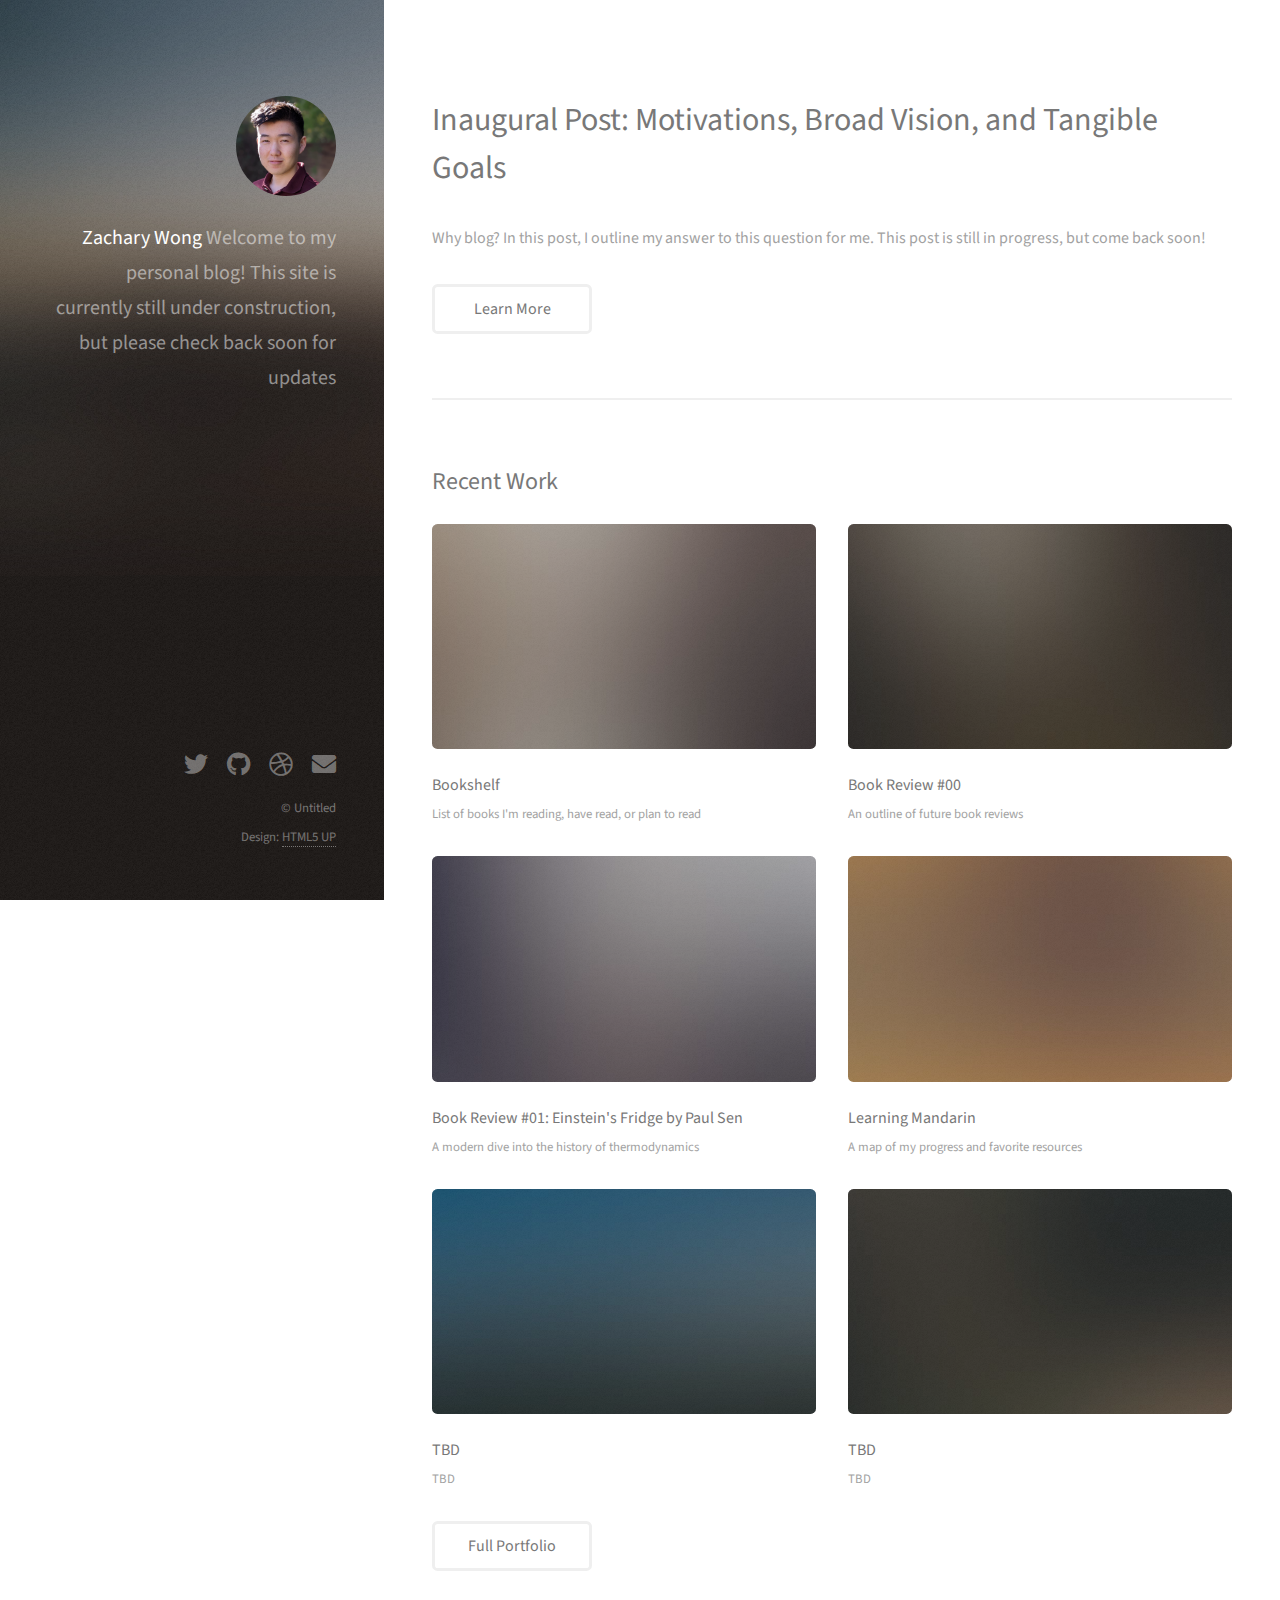
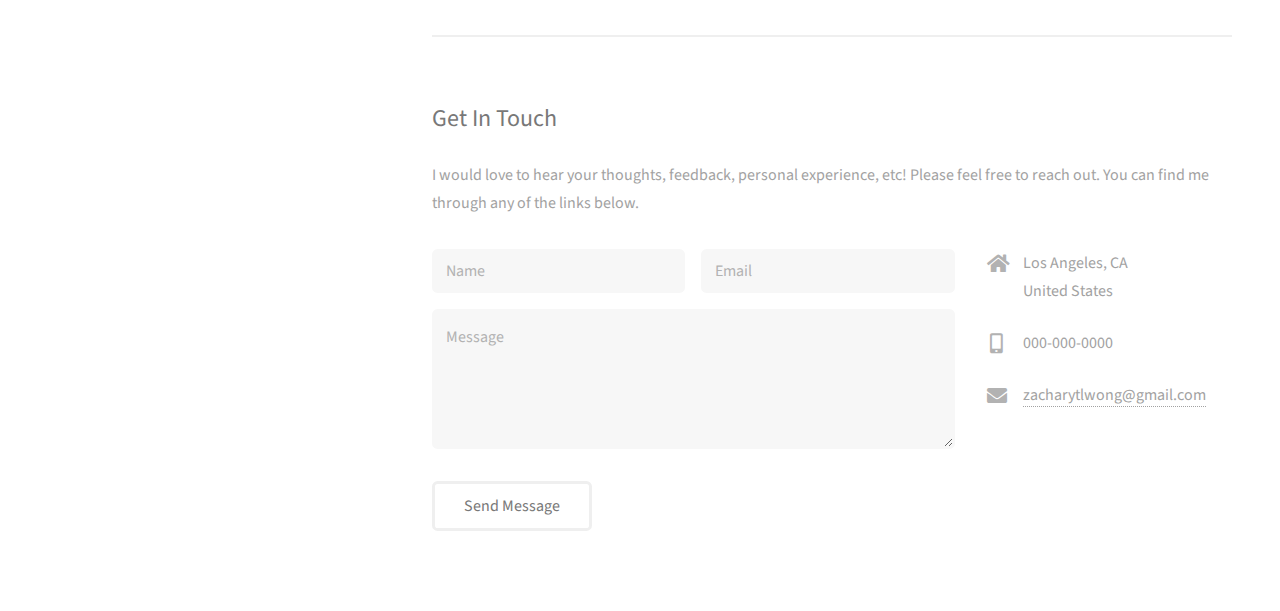
<file: blog2.html>
<!DOCTYPE HTML>
<!--
	Strata by HTML5 UP
	html5up.net | @ajlkn
	Free for personal and commercial use under the CCA 3.0 license (html5up.net/license)
-->
<html>
	<head>
		<title>Strata by HTML5 UP</title>
		<meta charset="utf-8" />
		<meta name="viewport" content="width=device-width, initial-scale=1, user-scalable=no" />
		<link rel="stylesheet" href="assets_home/css/main.css" />
	</head>
	<body class="is-preload">

		<!-- Header -->
			<header id="header">
				<div class="inner">
					<a href="#" class="image avatar"><img src="images/avatar.jpg" alt="" /></a>
					<h1><strong>Zachary Wong</strong><br />
					Welcome to my personal blog!<br />
					This site is currently still under<br />
				 	construction, but please check<br /> 
					back soon for updates</h1>
				</div>
			</header>

		<!-- Main -->
			<div id="main">

				<!-- One -->
					<section id="one">
						<header class="major">
							<h2>Inaugural Post: Motivations, Broad Vision, and Tangible Goals </h2>
						</header>
						<p> Why blog? In this post, I outline my answer to this question for me. This post is still in progress, but come back soon! </p>
						<ul class="actions">
							<li><a href="#" class="button">Learn More</a></li>
						</ul>
					</section>

				<!-- Two -->
					<section id="two">
						<h2>Recent Work</h2>
						<div class="row">
							<article class="col-6 col-12-xsmall work-item">
								<a href="images/fulls/01.jpg" class="image fit thumb"><img src="images/thumbs/01.jpg" alt="" /></a>
								<h3>Bookshelf</h3>
								<p>List of books I'm reading, have read, or plan to read</p>
							</article>
							<article class="col-6 col-12-xsmall work-item">
								<a href="images/fulls/02.jpg" class="image fit thumb"><img src="images/thumbs/02.jpg" alt="" /></a>
								<h3>Book Review #00</h3>
								<p>An outline of future book reviews</p>
							</article>
							<article class="col-6 col-12-xsmall work-item">
								<a href="images/fulls/03.jpg" class="image fit thumb"><img src="images/thumbs/03.jpg" alt="" /></a>
								<h3>Book Review #01: Einstein's Fridge by Paul Sen</h3>
								<p>A modern dive into the history of thermodynamics</p>
							</article>
							<article class="col-6 col-12-xsmall work-item">
								<a href="images/fulls/04.jpg" class="image fit thumb"><img src="images/thumbs/04.jpg" alt="" /></a>
								<h3>Learning Mandarin</h3>
								<p>A map of my progress and favorite resources</p>
							</article>
							<article class="col-6 col-12-xsmall work-item">
								<a href="images/fulls/05.jpg" class="image fit thumb"><img src="images/thumbs/05.jpg" alt="" /></a>
								<h3>TBD</h3>
								<p>TBD</p>
							</article>
							<article class="col-6 col-12-xsmall work-item">
								<a href="images/fulls/06.jpg" class="image fit thumb"><img src="images/thumbs/06.jpg" alt="" /></a>
								<h3>TBD</h3>
								<p>TBD</p>
							</article>
						</div>
						<ul class="actions">
							<li><a href="#" class="button">Full Portfolio</a></li>
						</ul>
					</section>

				<!-- Three -->
					<section id="three">
						<h2>Get In Touch</h2>
						<p>I would love to hear your thoughts, feedback, personal experience, etc! Please feel free to reach out. You can find me through any of the links below.</p>
						<div class="row">
							<div class="col-8 col-12-small">
								<form method="post" action="#">
									<div class="row gtr-uniform gtr-50">
										<div class="col-6 col-12-xsmall"><input type="text" name="name" id="name" placeholder="Name" /></div>
										<div class="col-6 col-12-xsmall"><input type="email" name="email" id="email" placeholder="Email" /></div>
										<div class="col-12"><textarea name="message" id="message" placeholder="Message" rows="4"></textarea></div>
									</div>
								</form>
								<ul class="actions">
									<li><input type="submit" value="Send Message" /></li>
								</ul>
							</div>
							<div class="col-4 col-12-small">
								<ul class="labeled-icons">
									<li>
										<h3 class="icon solid fa-home"><span class="label">Address</span></h3>
										Los Angeles, CA<br />
										United States
									</li>
									<li>
										<h3 class="icon solid fa-mobile-alt"><span class="label">Phone</span></h3>
										000-000-0000
									</li>
									<li>
										<h3 class="icon solid fa-envelope"><span class="label">Email</span></h3>
										<a href="#">zacharytlwong@gmail.com</a>
									</li>
								</ul>
							</div>
						</div>
					</section>

				<!-- Four -->
				<!--
					<section id="four">
						<h2>Elements</h2>

						<section>
							<h4>Text</h4>
							<p>This is <b>bold</b> and this is <strong>strong</strong>. This is <i>italic</i> and this is <em>emphasized</em>.
							This is <sup>superscript</sup> text and this is <sub>subscript</sub> text.
							This is <u>underlined</u> and this is code: <code>for (;;) { ... }</code>. Finally, <a href="#">this is a link</a>.</p>
							<hr />
							<header>
								<h4>Heading with a Subtitle</h4>
								<p>Lorem ipsum dolor sit amet nullam id egestas urna aliquam</p>
							</header>
							<p>Nunc lacinia ante nunc ac lobortis. Interdum adipiscing gravida odio porttitor sem non mi integer non faucibus ornare mi ut ante amet placerat aliquet. Volutpat eu sed ante lacinia sapien lorem accumsan varius montes viverra nibh in adipiscing blandit tempus accumsan.</p>
							<header>
								<h5>Heading with a Subtitle</h5>
								<p>Lorem ipsum dolor sit amet nullam id egestas urna aliquam</p>
							</header>
							<p>Nunc lacinia ante nunc ac lobortis. Interdum adipiscing gravida odio porttitor sem non mi integer non faucibus ornare mi ut ante amet placerat aliquet. Volutpat eu sed ante lacinia sapien lorem accumsan varius montes viverra nibh in adipiscing blandit tempus accumsan.</p>
							<hr />
							<h2>Heading Level 2</h2>
							<h3>Heading Level 3</h3>
							<h4>Heading Level 4</h4>
							<h5>Heading Level 5</h5>
							<h6>Heading Level 6</h6>
							<hr />
							<h5>Blockquote</h5>
							<blockquote>Fringilla nisl. Donec accumsan interdum nisi, quis tincidunt felis sagittis eget tempus euismod. Vestibulum ante ipsum primis in faucibus vestibulum. Blandit adipiscing eu felis iaculis volutpat ac adipiscing accumsan faucibus. Vestibulum ante ipsum primis in faucibus lorem ipsum dolor sit amet nullam adipiscing eu felis.</blockquote>
							<h5>Preformatted</h5>
							<pre><code>i = 0;

while (!deck.isInOrder()) {
print 'Iteration ' + i;
deck.shuffle();
i++;
}

print 'It took ' + i + ' iterations to sort the deck.';</code></pre>
						</section>

						<section>
							<h4>Lists</h4>
							<div class="row">
								<div class="col-6 col-12-xsmall">
									<h5>Unordered</h5>
									<ul>
										<li>Dolor pulvinar etiam magna etiam.</li>
										<li>Sagittis adipiscing lorem eleifend.</li>
										<li>Felis enim feugiat dolore viverra.</li>
									</ul>
									<h5>Alternate</h5>
									<ul class="alt">
										<li>Dolor pulvinar etiam magna etiam.</li>
										<li>Sagittis adipiscing lorem eleifend.</li>
										<li>Felis enim feugiat dolore viverra.</li>
									</ul>
								</div>
								<div class="col-6 col-12-xsmall">
									<h5>Ordered</h5>
									<ol>
										<li>Dolor pulvinar etiam magna etiam.</li>
										<li>Etiam vel felis at lorem sed viverra.</li>
										<li>Felis enim feugiat dolore viverra.</li>
										<li>Dolor pulvinar etiam magna etiam.</li>
										<li>Etiam vel felis at lorem sed viverra.</li>
										<li>Felis enim feugiat dolore viverra.</li>
									</ol>
									<h5>Icons</h5>
									<ul class="icons">
										<li><a href="#" class="icon brands fa-twitter"><span class="label">Twitter</span></a></li>
										<li><a href="#" class="icon brands fa-facebook-f"><span class="label">Facebook</span></a></li>
										<li><a href="#" class="icon brands fa-instagram"><span class="label">Instagram</span></a></li>
										<li><a href="#" class="icon brands fa-github"><span class="label">Github</span></a></li>
										<li><a href="#" class="icon brands fa-dribbble"><span class="label">Dribbble</span></a></li>
										<li><a href="#" class="icon brands fa-tumblr"><span class="label">Tumblr</span></a></li>
									</ul>
								</div>
							</div>
							<h5>Actions</h5>
							<ul class="actions">
								<li><a href="#" class="button primary">Default</a></li>
								<li><a href="#" class="button">Default</a></li>
							</ul>
							<ul class="actions small">
								<li><a href="#" class="button primary small">Small</a></li>
								<li><a href="#" class="button small">Small</a></li>
							</ul>
							<div class="row">
								<div class="col-6 col-12-small">
									<ul class="actions stacked">
										<li><a href="#" class="button primary">Default</a></li>
										<li><a href="#" class="button">Default</a></li>
									</ul>
								</div>
								<div class="col-6 col-12-small">
									<ul class="actions stacked">
										<li><a href="#" class="button primary small">Small</a></li>
										<li><a href="#" class="button small">Small</a></li>
									</ul>
								</div>
								<div class="col-6 col-12-small">
									<ul class="actions stacked">
										<li><a href="#" class="button primary fit">Default</a></li>
										<li><a href="#" class="button fit">Default</a></li>
									</ul>
								</div>
								<div class="col-6 col-12-small">
									<ul class="actions stacked">
										<li><a href="#" class="button primary small fit">Small</a></li>
										<li><a href="#" class="button small fit">Small</a></li>
									</ul>
								</div>
							</div>
						</section>

						<section>
							<h4>Table</h4>
							<h5>Default</h5>
							<div class="table-wrapper">
								<table>
									<thead>
										<tr>
											<th>Name</th>
											<th>Description</th>
											<th>Price</th>
										</tr>
									</thead>
									<tbody>
										<tr>
											<td>Item One</td>
											<td>Ante turpis integer aliquet porttitor.</td>
											<td>29.99</td>
										</tr>
										<tr>
											<td>Item Two</td>
											<td>Vis ac commodo adipiscing arcu aliquet.</td>
											<td>19.99</td>
										</tr>
										<tr>
											<td>Item Three</td>
											<td> Morbi faucibus arcu accumsan lorem.</td>
											<td>29.99</td>
										</tr>
										<tr>
											<td>Item Four</td>
											<td>Vitae integer tempus condimentum.</td>
											<td>19.99</td>
										</tr>
										<tr>
											<td>Item Five</td>
											<td>Ante turpis integer aliquet porttitor.</td>
											<td>29.99</td>
										</tr>
									</tbody>
									<tfoot>
										<tr>
											<td colspan="2"></td>
											<td>100.00</td>
										</tr>
									</tfoot>
								</table>
							</div>

							<h5>Alternate</h5>
							<div class="table-wrapper">
								<table class="alt">
									<thead>
										<tr>
											<th>Name</th>
											<th>Description</th>
											<th>Price</th>
										</tr>
									</thead>
									<tbody>
										<tr>
											<td>Item One</td>
											<td>Ante turpis integer aliquet porttitor.</td>
											<td>29.99</td>
										</tr>
										<tr>
											<td>Item Two</td>
											<td>Vis ac commodo adipiscing arcu aliquet.</td>
											<td>19.99</td>
										</tr>
										<tr>
											<td>Item Three</td>
											<td> Morbi faucibus arcu accumsan lorem.</td>
											<td>29.99</td>
										</tr>
										<tr>
											<td>Item Four</td>
											<td>Vitae integer tempus condimentum.</td>
											<td>19.99</td>
										</tr>
										<tr>
											<td>Item Five</td>
											<td>Ante turpis integer aliquet porttitor.</td>
											<td>29.99</td>
										</tr>
									</tbody>
									<tfoot>
										<tr>
											<td colspan="2"></td>
											<td>100.00</td>
										</tr>
									</tfoot>
								</table>
							</div>
						</section>

						<section>
							<h4>Buttons</h4>
							<ul class="actions">
								<li><a href="#" class="button primary">Primary</a></li>
								<li><a href="#" class="button">Default</a></li>
							</ul>
							<ul class="actions">
								<li><a href="#" class="button large">Large</a></li>
								<li><a href="#" class="button">Default</a></li>
								<li><a href="#" class="button small">Small</a></li>
							</ul>
							<ul class="actions fit">
								<li><a href="#" class="button primary fit">Fit</a></li>
								<li><a href="#" class="button fit">Fit</a></li>
							</ul>
							<ul class="actions fit small">
								<li><a href="#" class="button primary fit small">Fit + Small</a></li>
								<li><a href="#" class="button fit small">Fit + Small</a></li>
							</ul>
							<ul class="actions">
								<li><a href="#" class="button primary icon solid fa-download">Icon</a></li>
								<li><a href="#" class="button icon solid fa-download">Icon</a></li>
							</ul>
							<ul class="actions">
								<li><span class="button primary disabled">Primary</span></li>
								<li><span class="button disabled">Default</span></li>
							</ul>
						</section>

						<section>
							<h4>Form</h4>
							<form method="post" action="#">
								<div class="row gtr-uniform gtr-50">
									<div class="col-6 col-12-xsmall">
										<input type="text" name="demo-name" id="demo-name" value="" placeholder="Name" />
									</div>
									<div class="col-6 col-12-xsmall">
										<input type="email" name="demo-email" id="demo-email" value="" placeholder="Email" />
									</div>
									<div class="col-12">
										<select name="demo-category" id="demo-category">
											<option value="">- Category -</option>
											<option value="1">Manufacturing</option>
											<option value="1">Shipping</option>
											<option value="1">Administration</option>
											<option value="1">Human Resources</option>
										</select>
									</div>
									<div class="col-4 col-12-small">
										<input type="radio" id="demo-priority-low" name="demo-priority" checked>
										<label for="demo-priority-low">Low Priority</label>
									</div>
									<div class="col-4 col-12-small">
										<input type="radio" id="demo-priority-normal" name="demo-priority">
										<label for="demo-priority-normal">Normal Priority</label>
									</div>
									<div class="col-4 col-12-small">
										<input type="radio" id="demo-priority-high" name="demo-priority">
										<label for="demo-priority-high">High Priority</label>
									</div>
									<div class="col-6 col-12-small">
										<input type="checkbox" id="demo-copy" name="demo-copy">
										<label for="demo-copy">Email me a copy of this message</label>
									</div>
									<div class="col-6 col-12-small">
										<input type="checkbox" id="demo-human" name="demo-human" checked>
										<label for="demo-human">I am a human and not a robot</label>
									</div>
									<div class="col-12">
										<textarea name="demo-message" id="demo-message" placeholder="Enter your message" rows="6"></textarea>
									</div>
									<div class="col-12">
										<ul class="actions">
											<li><input type="submit" value="Send Message" class="primary" /></li>
											<li><input type="reset" value="Reset" /></li>
										</ul>
									</div>
								</div>
							</form>
						</section>

						<section>
							<h4>Image</h4>
							<h5>Fit</h5>
							<div class="box alt">
								<div class="row gtr-50 gtr-uniform">
									<div class="col-12"><span class="image fit"><img src="images/fulls/05.jpg" alt="" /></span></div>
									<div class="col-4"><span class="image fit"><img src="images/thumbs/01.jpg" alt="" /></span></div>
									<div class="col-4"><span class="image fit"><img src="images/thumbs/02.jpg" alt="" /></span></div>
									<div class="col-4"><span class="image fit"><img src="images/thumbs/03.jpg" alt="" /></span></div>
									<div class="col-4"><span class="image fit"><img src="images/thumbs/04.jpg" alt="" /></span></div>
									<div class="col-4"><span class="image fit"><img src="images/thumbs/05.jpg" alt="" /></span></div>
									<div class="col-4"><span class="image fit"><img src="images/thumbs/06.jpg" alt="" /></span></div>
									<div class="col-4"><span class="image fit"><img src="images/thumbs/03.jpg" alt="" /></span></div>
									<div class="col-4"><span class="image fit"><img src="images/thumbs/02.jpg" alt="" /></span></div>
									<div class="col-4"><span class="image fit"><img src="images/thumbs/01.jpg" alt="" /></span></div>
								</div>
							</div>
							<h5>Left &amp; Right</h5>
							<p><span class="image left"><img src="images/avatar.jpg" alt="" /></span>Fringilla nisl. Donec accumsan interdum nisi, quis tincidunt felis sagittis eget. tempus euismod. Vestibulum ante ipsum primis in faucibus vestibulum. Blandit adipiscing eu felis iaculis volutpat ac adipiscing accumsan eu faucibus. Integer ac pellentesque praesent tincidunt felis sagittis eget. tempus euismod. Vestibulum ante ipsum primis in faucibus vestibulum. Blandit adipiscing eu felis iaculis volutpat ac adipiscing accumsan eu faucibus. Integer ac pellentesque praesent. Donec accumsan interdum nisi, quis tincidunt felis sagittis eget. tempus euismod. Vestibulum ante ipsum primis in faucibus vestibulum. Blandit adipiscing eu felis iaculis volutpat ac adipiscing accumsan eu faucibus. Integer ac pellentesque praesent tincidunt felis sagittis eget. tempus euismod. Vestibulum ante ipsum primis in faucibus vestibulum. Blandit adipiscing eu felis iaculis volutpat ac adipiscing accumsan eu faucibus. Integer ac pellentesque praesent.</p>
							<p><span class="image right"><img src="images/avatar.jpg" alt="" /></span>Fringilla nisl. Donec accumsan interdum nisi, quis tincidunt felis sagittis eget. tempus euismod. Vestibulum ante ipsum primis in faucibus vestibulum. Blandit adipiscing eu felis iaculis volutpat ac adipiscing accumsan eu faucibus. Integer ac pellentesque praesent tincidunt felis sagittis eget. tempus euismod. Vestibulum ante ipsum primis in faucibus vestibulum. Blandit adipiscing eu felis iaculis volutpat ac adipiscing accumsan eu faucibus. Integer ac pellentesque praesent. Donec accumsan interdum nisi, quis tincidunt felis sagittis eget. tempus euismod. Vestibulum ante ipsum primis in faucibus vestibulum. Blandit adipiscing eu felis iaculis volutpat ac adipiscing accumsan eu faucibus. Integer ac pellentesque praesent tincidunt felis sagittis eget. tempus euismod. Vestibulum ante ipsum primis in faucibus vestibulum. Blandit adipiscing eu felis iaculis volutpat ac adipiscing accumsan eu faucibus. Integer ac pellentesque praesent.</p>
						</section>

					</section>
				-->

			</div>

		<!-- Footer -->
			<footer id="footer">
				<div class="inner">
					<ul class="icons">
						<li><a href="#" class="icon brands fa-twitter"><span class="label">Twitter</span></a></li>
						<li><a href="#" class="icon brands fa-github"><span class="label">Github</span></a></li>
						<li><a href="#" class="icon brands fa-dribbble"><span class="label">Dribbble</span></a></li>
						<li><a href="#" class="icon solid fa-envelope"><span class="label">Email</span></a></li>
					</ul>
					<ul class="copyright">
						<li>&copy; Untitled</li><li>Design: <a href="http://html5up.net">HTML5 UP</a></li>
					</ul>
				</div>
			</footer>

		<!-- Scripts -->
			<script src="assets_home/js/jquery.min.js"></script>
			<script src="assets_home/js/jquery.poptrox.min.js"></script>
			<script src="assets_home/js/browser.min.js"></script>
			<script src="assets_home/js/breakpoints.min.js"></script>
			<script src="assets_home/js/util.js"></script>
			<script src="assets_home/js/main.js"></script>

	</body>
</html>
</file>
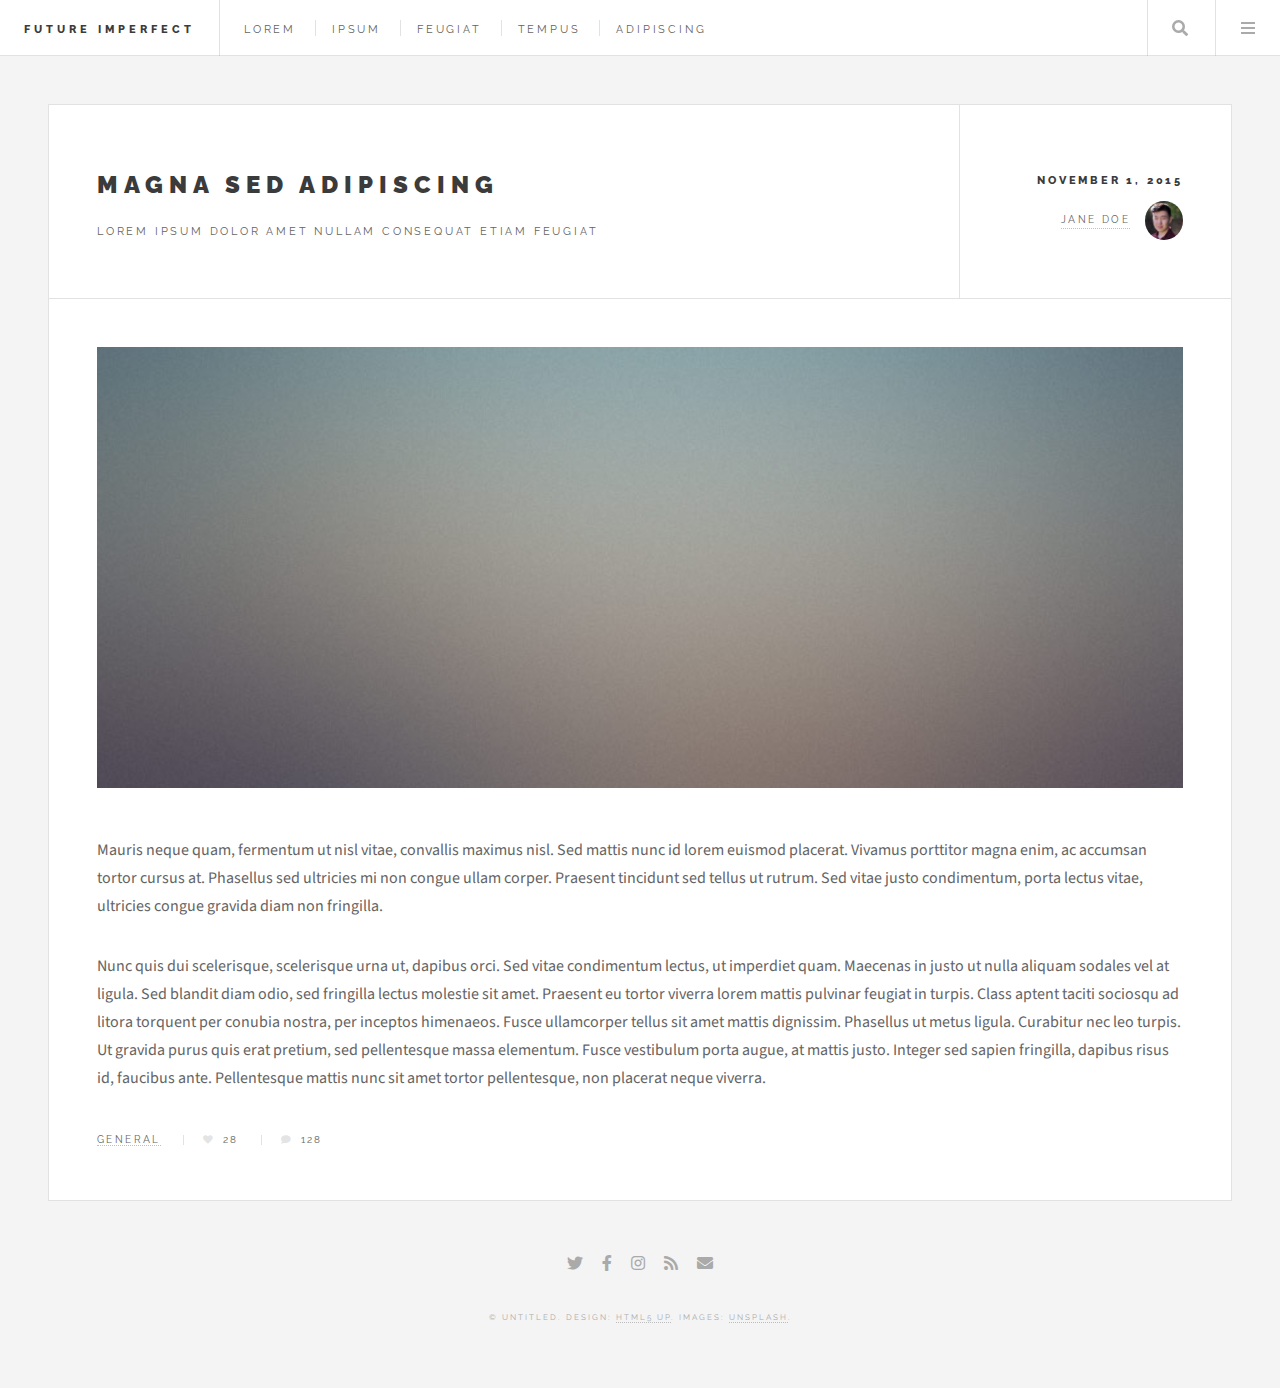
<file: single.html>
<!DOCTYPE HTML>
<!--
	Future Imperfect by HTML5 UP
	html5up.net | @ajlkn
	Free for personal and commercial use under the CCA 3.0 license (html5up.net/license)
-->
<html>
	<head>
		<title>Single - Future Imperfect by HTML5 UP</title>
		<meta charset="utf-8" />
		<meta name="viewport" content="width=device-width, initial-scale=1, user-scalable=no" />
		<link rel="stylesheet" href="assets/css/main.css" />
	</head>
	<body class="single is-preload">

		<!-- Wrapper -->
			<div id="wrapper">

				<!-- Header -->
					<header id="header">
						<h1><a href="index.html">Future Imperfect</a></h1>
						<nav class="links">
							<ul>
								<li><a href="#">Lorem</a></li>
								<li><a href="#">Ipsum</a></li>
								<li><a href="#">Feugiat</a></li>
								<li><a href="#">Tempus</a></li>
								<li><a href="#">Adipiscing</a></li>
							</ul>
						</nav>
						<nav class="main">
							<ul>
								<li class="search">
									<a class="fa-search" href="#search">Search</a>
									<form id="search" method="get" action="#">
										<input type="text" name="query" placeholder="Search" />
									</form>
								</li>
								<li class="menu">
									<a class="fa-bars" href="#menu">Menu</a>
								</li>
							</ul>
						</nav>
					</header>

				<!-- Menu -->
					<section id="menu">

						<!-- Search -->
							<section>
								<form class="search" method="get" action="#">
									<input type="text" name="query" placeholder="Search" />
								</form>
							</section>

						<!-- Links -->
							<section>
								<ul class="links">
									<li>
										<a href="#">
											<h3>Lorem ipsum</h3>
											<p>Feugiat tempus veroeros dolor</p>
										</a>
									</li>
									<li>
										<a href="#">
											<h3>Dolor sit amet</h3>
											<p>Sed vitae justo condimentum</p>
										</a>
									</li>
									<li>
										<a href="#">
											<h3>Feugiat veroeros</h3>
											<p>Phasellus sed ultricies mi congue</p>
										</a>
									</li>
									<li>
										<a href="#">
											<h3>Etiam sed consequat</h3>
											<p>Porta lectus amet ultricies</p>
										</a>
									</li>
								</ul>
							</section>

						<!-- Actions -->
							<section>
								<ul class="actions stacked">
									<li><a href="#" class="button large fit">Log In</a></li>
								</ul>
							</section>

					</section>

				<!-- Main -->
					<div id="main">

						<!-- Post -->
							<article class="post">
								<header>
									<div class="title">
										<h2><a href="#">Magna sed adipiscing</a></h2>
										<p>Lorem ipsum dolor amet nullam consequat etiam feugiat</p>
									</div>
									<div class="meta">
										<time class="published" datetime="2015-11-01">November 1, 2015</time>
										<a href="#" class="author"><span class="name">Jane Doe</span><img src="images/avatar.jpg" alt="" /></a>
									</div>
								</header>
								<span class="image featured"><img src="images/pic01.jpg" alt="" /></span>
								<p>Mauris neque quam, fermentum ut nisl vitae, convallis maximus nisl. Sed mattis nunc id lorem euismod placerat. Vivamus porttitor magna enim, ac accumsan tortor cursus at. Phasellus sed ultricies mi non congue ullam corper. Praesent tincidunt sed tellus ut rutrum. Sed vitae justo condimentum, porta lectus vitae, ultricies congue gravida diam non fringilla.</p>
								<p>Nunc quis dui scelerisque, scelerisque urna ut, dapibus orci. Sed vitae condimentum lectus, ut imperdiet quam. Maecenas in justo ut nulla aliquam sodales vel at ligula. Sed blandit diam odio, sed fringilla lectus molestie sit amet. Praesent eu tortor viverra lorem mattis pulvinar feugiat in turpis. Class aptent taciti sociosqu ad litora torquent per conubia nostra, per inceptos himenaeos. Fusce ullamcorper tellus sit amet mattis dignissim. Phasellus ut metus ligula. Curabitur nec leo turpis. Ut gravida purus quis erat pretium, sed pellentesque massa elementum. Fusce vestibulum porta augue, at mattis justo. Integer sed sapien fringilla, dapibus risus id, faucibus ante. Pellentesque mattis nunc sit amet tortor pellentesque, non placerat neque viverra. </p>
								<footer>
									<ul class="stats">
										<li><a href="#">General</a></li>
										<li><a href="#" class="icon solid fa-heart">28</a></li>
										<li><a href="#" class="icon solid fa-comment">128</a></li>
									</ul>
								</footer>
							</article>

					</div>

				<!-- Footer -->
					<section id="footer">
						<ul class="icons">
							<li><a href="#" class="icon brands fa-twitter"><span class="label">Twitter</span></a></li>
							<li><a href="#" class="icon brands fa-facebook-f"><span class="label">Facebook</span></a></li>
							<li><a href="#" class="icon brands fa-instagram"><span class="label">Instagram</span></a></li>
							<li><a href="#" class="icon solid fa-rss"><span class="label">RSS</span></a></li>
							<li><a href="#" class="icon solid fa-envelope"><span class="label">Email</span></a></li>
						</ul>
						<p class="copyright">&copy; Untitled. Design: <a href="http://html5up.net">HTML5 UP</a>. Images: <a href="http://unsplash.com">Unsplash</a>.</p>
					</section>

			</div>

		<!-- Scripts -->
			<script src="assets/js/jquery.min.js"></script>
			<script src="assets/js/browser.min.js"></script>
			<script src="assets/js/breakpoints.min.js"></script>
			<script src="assets/js/util.js"></script>
			<script src="assets/js/main.js"></script>

	</body>
</html>
</file>
<file: assets_home/css/main.css>
@import url("fontawesome-all.min.css");
@import url("https://fonts.googleapis.com/css?family=Source+Sans+Pro:400,400italic");

/*
	Strata by HTML5 UP
	html5up.net | @ajlkn
	Free for personal and commercial use under the CCA 3.0 license (html5up.net/license)
*/

html, body, div, span, applet, object,
iframe, h1, h2, h3, h4, h5, h6, p, blockquote,
pre, a, abbr, acronym, address, big, cite,
code, del, dfn, em, img, ins, kbd, q, s, samp,
small, strike, strong, sub, sup, tt, var, b,
u, i, center, dl, dt, dd, ol, ul, li, fieldset,
form, label, legend, table, caption, tbody,
tfoot, thead, tr, th, td, article, aside,
canvas, details, embed, figure, figcaption,
footer, header, hgroup, menu, nav, output, ruby,
section, summary, time, mark, audio, video {
	margin: 0;
	padding: 0;
	border: 0;
	font-size: 100%;
	font: inherit;
	vertical-align: baseline;}

article, aside, details, figcaption, figure,
footer, header, hgroup, menu, nav, section {
	display: block;}

body {
	line-height: 1;
}

ol, ul {
	list-style: none;
}

blockquote, q {
	quotes: none;
}

	blockquote:before, blockquote:after, q:before, q:after {
		content: '';
		content: none;
	}

table {
	border-collapse: collapse;
	border-spacing: 0;
}

body {
	-webkit-text-size-adjust: none;
}

mark {
	background-color: transparent;
	color: inherit;
}

input::-moz-focus-inner {
	border: 0;
	padding: 0;
}

input, select, textarea {
	-moz-appearance: none;
	-webkit-appearance: none;
	-ms-appearance: none;
	appearance: none;
}

/* Basic */

	html {
		box-sizing: border-box;
	}

	*, *:before, *:after {
		box-sizing: inherit;
	}

	body {
		background: #fff;
	}

		body.is-preload *, body.is-preload *:before, body.is-preload *:after {
			-moz-animation: none !important;
			-webkit-animation: none !important;
			-ms-animation: none !important;
			animation: none !important;
			-moz-transition: none !important;
			-webkit-transition: none !important;
			-ms-transition: none !important;
			transition: none !important;
		}

	body, input, select, textarea {
		color: #a2a2a2;
		font-family: "Source Sans Pro", Helvetica, sans-serif;
		font-size: 16pt;
		font-weight: 400;
		line-height: 1.75em;
	}

	a {
		-moz-transition: color 0.2s ease-in-out, border-color 0.2s ease-in-out;
		-webkit-transition: color 0.2s ease-in-out, border-color 0.2s ease-in-out;
		-ms-transition: color 0.2s ease-in-out, border-color 0.2s ease-in-out;
		transition: color 0.2s ease-in-out, border-color 0.2s ease-in-out;
		border-bottom: dotted 1px;
		color: #49bf9d;
		text-decoration: none;
	}

		a:hover {
			border-bottom-color: transparent;
			color: #49bf9d !important;
			text-decoration: none;
		}

	strong, b {
		color: #787878;
		font-weight: 400;
	}

	em, i {
		font-style: italic;
	}

	p {
		margin: 0 0 2em 0;
	}

	h1, h2, h3, h4, h5, h6 {
		color: #787878;
		font-weight: 400;
		line-height: 1em;
		margin: 0 0 1em 0;
	}

		h1 a, h2 a, h3 a, h4 a, h5 a, h6 a {
			color: inherit;
			text-decoration: none;
		}

	h1 {
		font-size: 2em;
		line-height: 1.5em;
	}

	h2 {
		font-size: 1.5em;
		line-height: 1.5em;
	}

	h3 {
		font-size: 1.25em;
		line-height: 1.5em;
	}

	h4 {
		font-size: 1.1em;
		line-height: 1.5em;
	}

	h5 {
		font-size: 0.9em;
		line-height: 1.5em;
	}

	h6 {
		font-size: 0.7em;
		line-height: 1.5em;
	}

	sub {
		font-size: 0.8em;
		position: relative;
		top: 0.5em;
	}

	sup {
		font-size: 0.8em;
		position: relative;
		top: -0.5em;
	}

	hr {
		border: 0;
		border-bottom: solid 2px #efefef;
		margin: 2em 0;
	}

		hr.major {
			margin: 3em 0;
		}

	blockquote {
		border-left: solid 6px #efefef;
		font-style: italic;
		margin: 0 0 2em 0;
		padding: 0.5em 0 0.5em 1.5em;
	}

	code {
		background: #f7f7f7;
		border-radius: 0.35em;
		border: solid 2px #efefef;
		font-family: "Courier New", monospace;
		font-size: 0.9em;
		margin: 0 0.25em;
		padding: 0.25em 0.65em;
	}

	pre {
		-webkit-overflow-scrolling: touch;
		font-family: "Courier New", monospace;
		font-size: 0.9em;
		margin: 0 0 2em 0;
	}

		pre code {
			display: block;
			line-height: 1.75em;
			padding: 1em 1.5em;
			overflow-x: auto;
		}

	.align-left {
		text-align: left;
	}

	.align-center {
		text-align: center;
	}

	.align-right {
		text-align: right;
	}

/* Container */

	.container {
		margin: 0 auto;
		max-width: calc(100% - 4em);
		width: 100%;
	}

		.container.xsmall {
			width: 25%;
		}

		.container.small {
			width: 50%;
		}

		.container.medium {
			width: 75%;
		}

		.container.large {
			width: 125%;
		}

		.container.xlarge {
			width: 150%;
		}

		.container.max {
			width: 100%;
		}

		@media screen and (max-width: 980px) {

			.container {
				width: 100% !important;
				max-width: 100% !important;
			}

		}

		@media screen and (max-width: 480px) {

			.container {
				max-width: calc(100% - 3em);
			}

		}

/* Row */

	.row {
		display: flex;
		flex-wrap: wrap;
		box-sizing: border-box;
		align-items: stretch;
	}

		.row > * {
			box-sizing: border-box;
		}

		.row.gtr-uniform > * > :last-child {
			margin-bottom: 0;
		}

		.row.aln-left {
			justify-content: flex-start;
		}

		.row.aln-center {
			justify-content: center;
		}

		.row.aln-right {
			justify-content: flex-end;
		}

		.row.aln-top {
			align-items: flex-start;
		}

		.row.aln-middle {
			align-items: center;
		}

		.row.aln-bottom {
			align-items: flex-end;
		}

		.row > .imp {
			order: -1;
		}

		.row > .col-1 {
			width: 8.33333%;
		}

		.row > .off-1 {
			margin-left: 8.33333%;
		}

		.row > .col-2 {
			width: 16.66667%;
		}

		.row > .off-2 {
			margin-left: 16.66667%;
		}

		.row > .col-3 {
			width: 25%;
		}

		.row > .off-3 {
			margin-left: 25%;
		}

		.row > .col-4 {
			width: 33.33333%;
		}

		.row > .off-4 {
			margin-left: 33.33333%;
		}

		.row > .col-5 {
			width: 41.66667%;
		}

		.row > .off-5 {
			margin-left: 41.66667%;
		}

		.row > .col-6 {
			width: 50%;
		}

		.row > .off-6 {
			margin-left: 50%;
		}

		.row > .col-7 {
			width: 58.33333%;
		}

		.row > .off-7 {
			margin-left: 58.33333%;
		}

		.row > .col-8 {
			width: 66.66667%;
		}

		.row > .off-8 {
			margin-left: 66.66667%;
		}

		.row > .col-9 {
			width: 75%;
		}

		.row > .off-9 {
			margin-left: 75%;
		}

		.row > .col-10 {
			width: 83.33333%;
		}

		.row > .off-10 {
			margin-left: 83.33333%;
		}

		.row > .col-11 {
			width: 91.66667%;
		}

		.row > .off-11 {
			margin-left: 91.66667%;
		}

		.row > .col-12 {
			width: 100%;
		}

		.row > .off-12 {
			margin-left: 100%;
		}

		.row.gtr-0 {
			margin-top: 0;
			margin-left: 0em;
		}

			.row.gtr-0 > * {
				padding: 0 0 0 0em;
			}

			.row.gtr-0.gtr-uniform {
				margin-top: 0em;
			}

				.row.gtr-0.gtr-uniform > * {
					padding-top: 0em;
				}

		.row.gtr-25 {
			margin-top: 0;
			margin-left: -0.625em;
		}

			.row.gtr-25 > * {
				padding: 0 0 0 0.625em;
			}

			.row.gtr-25.gtr-uniform {
				margin-top: -0.625em;
			}

				.row.gtr-25.gtr-uniform > * {
					padding-top: 0.625em;
				}

		.row.gtr-50 {
			margin-top: 0;
			margin-left: -1.25em;
		}

			.row.gtr-50 > * {
				padding: 0 0 0 1.25em;
			}

			.row.gtr-50.gtr-uniform {
				margin-top: -1.25em;
			}

				.row.gtr-50.gtr-uniform > * {
					padding-top: 1.25em;
				}

		.row {
			margin-top: 0;
			margin-left: -2.5em;
		}

			.row > * {
				padding: 0 0 0 2.5em;
			}

			.row.gtr-uniform {
				margin-top: -2.5em;
			}

				.row.gtr-uniform > * {
					padding-top: 2.5em;
				}

		.row.gtr-150 {
			margin-top: 0;
			margin-left: -3.75em;
		}

			.row.gtr-150 > * {
				padding: 0 0 0 3.75em;
			}

			.row.gtr-150.gtr-uniform {
				margin-top: -3.75em;
			}

				.row.gtr-150.gtr-uniform > * {
					padding-top: 3.75em;
				}

		.row.gtr-200 {
			margin-top: 0;
			margin-left: -5em;
		}

			.row.gtr-200 > * {
				padding: 0 0 0 5em;
			}

			.row.gtr-200.gtr-uniform {
				margin-top: -5em;
			}

				.row.gtr-200.gtr-uniform > * {
					padding-top: 5em;
				}

		@media screen and (max-width: 1800px) {

			.row {
				display: flex;
				flex-wrap: wrap;
				box-sizing: border-box;
				align-items: stretch;
			}

				.row > * {
					box-sizing: border-box;
				}

				.row.gtr-uniform > * > :last-child {
					margin-bottom: 0;
				}

				.row.aln-left {
					justify-content: flex-start;
				}

				.row.aln-center {
					justify-content: center;
				}

				.row.aln-right {
					justify-content: flex-end;
				}

				.row.aln-top {
					align-items: flex-start;
				}

				.row.aln-middle {
					align-items: center;
				}

				.row.aln-bottom {
					align-items: flex-end;
				}

				.row > .imp-xlarge {
					order: -1;
				}

				.row > .col-1-xlarge {
					width: 8.33333%;
				}

				.row > .off-1-xlarge {
					margin-left: 8.33333%;
				}

				.row > .col-2-xlarge {
					width: 16.66667%;
				}

				.row > .off-2-xlarge {
					margin-left: 16.66667%;
				}

				.row > .col-3-xlarge {
					width: 25%;
				}

				.row > .off-3-xlarge {
					margin-left: 25%;
				}

				.row > .col-4-xlarge {
					width: 33.33333%;
				}

				.row > .off-4-xlarge {
					margin-left: 33.33333%;
				}

				.row > .col-5-xlarge {
					width: 41.66667%;
				}

				.row > .off-5-xlarge {
					margin-left: 41.66667%;
				}

				.row > .col-6-xlarge {
					width: 50%;
				}

				.row > .off-6-xlarge {
					margin-left: 50%;
				}

				.row > .col-7-xlarge {
					width: 58.33333%;
				}

				.row > .off-7-xlarge {
					margin-left: 58.33333%;
				}

				.row > .col-8-xlarge {
					width: 66.66667%;
				}

				.row > .off-8-xlarge {
					margin-left: 66.66667%;
				}

				.row > .col-9-xlarge {
					width: 75%;
				}

				.row > .off-9-xlarge {
					margin-left: 75%;
				}

				.row > .col-10-xlarge {
					width: 83.33333%;
				}

				.row > .off-10-xlarge {
					margin-left: 83.33333%;
				}

				.row > .col-11-xlarge {
					width: 91.66667%;
				}

				.row > .off-11-xlarge {
					margin-left: 91.66667%;
				}

				.row > .col-12-xlarge {
					width: 100%;
				}

				.row > .off-12-xlarge {
					margin-left: 100%;
				}

				.row.gtr-0 {
					margin-top: 0;
					margin-left: 0em;
				}

					.row.gtr-0 > * {
						padding: 0 0 0 0em;
					}

					.row.gtr-0.gtr-uniform {
						margin-top: 0em;
					}

						.row.gtr-0.gtr-uniform > * {
							padding-top: 0em;
						}

				.row.gtr-25 {
					margin-top: 0;
					margin-left: -0.625em;
				}

					.row.gtr-25 > * {
						padding: 0 0 0 0.625em;
					}

					.row.gtr-25.gtr-uniform {
						margin-top: -0.625em;
					}

						.row.gtr-25.gtr-uniform > * {
							padding-top: 0.625em;
						}

				.row.gtr-50 {
					margin-top: 0;
					margin-left: -1.25em;
				}

					.row.gtr-50 > * {
						padding: 0 0 0 1.25em;
					}

					.row.gtr-50.gtr-uniform {
						margin-top: -1.25em;
					}

						.row.gtr-50.gtr-uniform > * {
							padding-top: 1.25em;
						}

				.row {
					margin-top: 0;
					margin-left: -2.5em;
				}

					.row > * {
						padding: 0 0 0 2.5em;
					}

					.row.gtr-uniform {
						margin-top: -2.5em;
					}

						.row.gtr-uniform > * {
							padding-top: 2.5em;
						}

				.row.gtr-150 {
					margin-top: 0;
					margin-left: -3.75em;
				}

					.row.gtr-150 > * {
						padding: 0 0 0 3.75em;
					}

					.row.gtr-150.gtr-uniform {
						margin-top: -3.75em;
					}

						.row.gtr-150.gtr-uniform > * {
							padding-top: 3.75em;
						}

				.row.gtr-200 {
					margin-top: 0;
					margin-left: -5em;
				}

					.row.gtr-200 > * {
						padding: 0 0 0 5em;
					}

					.row.gtr-200.gtr-uniform {
						margin-top: -5em;
					}

						.row.gtr-200.gtr-uniform > * {
							padding-top: 5em;
						}

		}

		@media screen and (max-width: 1280px) {

			.row {
				display: flex;
				flex-wrap: wrap;
				box-sizing: border-box;
				align-items: stretch;
			}

				.row > * {
					box-sizing: border-box;
				}

				.row.gtr-uniform > * > :last-child {
					margin-bottom: 0;
				}

				.row.aln-left {
					justify-content: flex-start;
				}

				.row.aln-center {
					justify-content: center;
				}

				.row.aln-right {
					justify-content: flex-end;
				}

				.row.aln-top {
					align-items: flex-start;
				}

				.row.aln-middle {
					align-items: center;
				}

				.row.aln-bottom {
					align-items: flex-end;
				}

				.row > .imp-large {
					order: -1;
				}

				.row > .col-1-large {
					width: 8.33333%;
				}

				.row > .off-1-large {
					margin-left: 8.33333%;
				}

				.row > .col-2-large {
					width: 16.66667%;
				}

				.row > .off-2-large {
					margin-left: 16.66667%;
				}

				.row > .col-3-large {
					width: 25%;
				}

				.row > .off-3-large {
					margin-left: 25%;
				}

				.row > .col-4-large {
					width: 33.33333%;
				}

				.row > .off-4-large {
					margin-left: 33.33333%;
				}

				.row > .col-5-large {
					width: 41.66667%;
				}

				.row > .off-5-large {
					margin-left: 41.66667%;
				}

				.row > .col-6-large {
					width: 50%;
				}

				.row > .off-6-large {
					margin-left: 50%;
				}

				.row > .col-7-large {
					width: 58.33333%;
				}

				.row > .off-7-large {
					margin-left: 58.33333%;
				}

				.row > .col-8-large {
					width: 66.66667%;
				}

				.row > .off-8-large {
					margin-left: 66.66667%;
				}

				.row > .col-9-large {
					width: 75%;
				}

				.row > .off-9-large {
					margin-left: 75%;
				}

				.row > .col-10-large {
					width: 83.33333%;
				}

				.row > .off-10-large {
					margin-left: 83.33333%;
				}

				.row > .col-11-large {
					width: 91.66667%;
				}

				.row > .off-11-large {
					margin-left: 91.66667%;
				}

				.row > .col-12-large {
					width: 100%;
				}

				.row > .off-12-large {
					margin-left: 100%;
				}

				.row.gtr-0 {
					margin-top: 0;
					margin-left: 0em;
				}

					.row.gtr-0 > * {
						padding: 0 0 0 0em;
					}

					.row.gtr-0.gtr-uniform {
						margin-top: 0em;
					}

						.row.gtr-0.gtr-uniform > * {
							padding-top: 0em;
						}

				.row.gtr-25 {
					margin-top: 0;
					margin-left: -0.5em;
				}

					.row.gtr-25 > * {
						padding: 0 0 0 0.5em;
					}

					.row.gtr-25.gtr-uniform {
						margin-top: -0.5em;
					}

						.row.gtr-25.gtr-uniform > * {
							padding-top: 0.5em;
						}

				.row.gtr-50 {
					margin-top: 0;
					margin-left: -1em;
				}

					.row.gtr-50 > * {
						padding: 0 0 0 1em;
					}

					.row.gtr-50.gtr-uniform {
						margin-top: -1em;
					}

						.row.gtr-50.gtr-uniform > * {
							padding-top: 1em;
						}

				.row {
					margin-top: 0;
					margin-left: -2em;
				}

					.row > * {
						padding: 0 0 0 2em;
					}

					.row.gtr-uniform {
						margin-top: -2em;
					}

						.row.gtr-uniform > * {
							padding-top: 2em;
						}

				.row.gtr-150 {
					margin-top: 0;
					margin-left: -3em;
				}

					.row.gtr-150 > * {
						padding: 0 0 0 3em;
					}

					.row.gtr-150.gtr-uniform {
						margin-top: -3em;
					}

						.row.gtr-150.gtr-uniform > * {
							padding-top: 3em;
						}

				.row.gtr-200 {
					margin-top: 0;
					margin-left: -4em;
				}

					.row.gtr-200 > * {
						padding: 0 0 0 4em;
					}

					.row.gtr-200.gtr-uniform {
						margin-top: -4em;
					}

						.row.gtr-200.gtr-uniform > * {
							padding-top: 4em;
						}

		}

		@media screen and (max-width: 980px) {

			.row {
				display: flex;
				flex-wrap: wrap;
				box-sizing: border-box;
				align-items: stretch;
			}

				.row > * {
					box-sizing: border-box;
				}

				.row.gtr-uniform > * > :last-child {
					margin-bottom: 0;
				}

				.row.aln-left {
					justify-content: flex-start;
				}

				.row.aln-center {
					justify-content: center;
				}

				.row.aln-right {
					justify-content: flex-end;
				}

				.row.aln-top {
					align-items: flex-start;
				}

				.row.aln-middle {
					align-items: center;
				}

				.row.aln-bottom {
					align-items: flex-end;
				}

				.row > .imp-medium {
					order: -1;
				}

				.row > .col-1-medium {
					width: 8.33333%;
				}

				.row > .off-1-medium {
					margin-left: 8.33333%;
				}

				.row > .col-2-medium {
					width: 16.66667%;
				}

				.row > .off-2-medium {
					margin-left: 16.66667%;
				}

				.row > .col-3-medium {
					width: 25%;
				}

				.row > .off-3-medium {
					margin-left: 25%;
				}

				.row > .col-4-medium {
					width: 33.33333%;
				}

				.row > .off-4-medium {
					margin-left: 33.33333%;
				}

				.row > .col-5-medium {
					width: 41.66667%;
				}

				.row > .off-5-medium {
					margin-left: 41.66667%;
				}

				.row > .col-6-medium {
					width: 50%;
				}

				.row > .off-6-medium {
					margin-left: 50%;
				}

				.row > .col-7-medium {
					width: 58.33333%;
				}

				.row > .off-7-medium {
					margin-left: 58.33333%;
				}

				.row > .col-8-medium {
					width: 66.66667%;
				}

				.row > .off-8-medium {
					margin-left: 66.66667%;
				}

				.row > .col-9-medium {
					width: 75%;
				}

				.row > .off-9-medium {
					margin-left: 75%;
				}

				.row > .col-10-medium {
					width: 83.33333%;
				}

				.row > .off-10-medium {
					margin-left: 83.33333%;
				}

				.row > .col-11-medium {
					width: 91.66667%;
				}

				.row > .off-11-medium {
					margin-left: 91.66667%;
				}

				.row > .col-12-medium {
					width: 100%;
				}

				.row > .off-12-medium {
					margin-left: 100%;
				}

				.row.gtr-0 {
					margin-top: 0;
					margin-left: 0em;
				}

					.row.gtr-0 > * {
						padding: 0 0 0 0em;
					}

					.row.gtr-0.gtr-uniform {
						margin-top: 0em;
					}

						.row.gtr-0.gtr-uniform > * {
							padding-top: 0em;
						}

				.row.gtr-25 {
					margin-top: 0;
					margin-left: -0.5em;
				}

					.row.gtr-25 > * {
						padding: 0 0 0 0.5em;
					}

					.row.gtr-25.gtr-uniform {
						margin-top: -0.5em;
					}

						.row.gtr-25.gtr-uniform > * {
							padding-top: 0.5em;
						}

				.row.gtr-50 {
					margin-top: 0;
					margin-left: -1em;
				}

					.row.gtr-50 > * {
						padding: 0 0 0 1em;
					}

					.row.gtr-50.gtr-uniform {
						margin-top: -1em;
					}

						.row.gtr-50.gtr-uniform > * {
							padding-top: 1em;
						}

				.row {
					margin-top: 0;
					margin-left: -2em;
				}

					.row > * {
						padding: 0 0 0 2em;
					}

					.row.gtr-uniform {
						margin-top: -2em;
					}

						.row.gtr-uniform > * {
							padding-top: 2em;
						}

				.row.gtr-150 {
					margin-top: 0;
					margin-left: -3em;
				}

					.row.gtr-150 > * {
						padding: 0 0 0 3em;
					}

					.row.gtr-150.gtr-uniform {
						margin-top: -3em;
					}

						.row.gtr-150.gtr-uniform > * {
							padding-top: 3em;
						}

				.row.gtr-200 {
					margin-top: 0;
					margin-left: -4em;
				}

					.row.gtr-200 > * {
						padding: 0 0 0 4em;
					}

					.row.gtr-200.gtr-uniform {
						margin-top: -4em;
					}

						.row.gtr-200.gtr-uniform > * {
							padding-top: 4em;
						}

		}

		@media screen and (max-width: 736px) {

			.row {
				display: flex;
				flex-wrap: wrap;
				box-sizing: border-box;
				align-items: stretch;
			}

				.row > * {
					box-sizing: border-box;
				}

				.row.gtr-uniform > * > :last-child {
					margin-bottom: 0;
				}

				.row.aln-left {
					justify-content: flex-start;
				}

				.row.aln-center {
					justify-content: center;
				}

				.row.aln-right {
					justify-content: flex-end;
				}

				.row.aln-top {
					align-items: flex-start;
				}

				.row.aln-middle {
					align-items: center;
				}

				.row.aln-bottom {
					align-items: flex-end;
				}

				.row > .imp-small {
					order: -1;
				}

				.row > .col-1-small {
					width: 8.33333%;
				}

				.row > .off-1-small {
					margin-left: 8.33333%;
				}

				.row > .col-2-small {
					width: 16.66667%;
				}

				.row > .off-2-small {
					margin-left: 16.66667%;
				}

				.row > .col-3-small {
					width: 25%;
				}

				.row > .off-3-small {
					margin-left: 25%;
				}

				.row > .col-4-small {
					width: 33.33333%;
				}

				.row > .off-4-small {
					margin-left: 33.33333%;
				}

				.row > .col-5-small {
					width: 41.66667%;
				}

				.row > .off-5-small {
					margin-left: 41.66667%;
				}

				.row > .col-6-small {
					width: 50%;
				}

				.row > .off-6-small {
					margin-left: 50%;
				}

				.row > .col-7-small {
					width: 58.33333%;
				}

				.row > .off-7-small {
					margin-left: 58.33333%;
				}

				.row > .col-8-small {
					width: 66.66667%;
				}

				.row > .off-8-small {
					margin-left: 66.66667%;
				}

				.row > .col-9-small {
					width: 75%;
				}

				.row > .off-9-small {
					margin-left: 75%;
				}

				.row > .col-10-small {
					width: 83.33333%;
				}

				.row > .off-10-small {
					margin-left: 83.33333%;
				}

				.row > .col-11-small {
					width: 91.66667%;
				}

				.row > .off-11-small {
					margin-left: 91.66667%;
				}

				.row > .col-12-small {
					width: 100%;
				}

				.row > .off-12-small {
					margin-left: 100%;
				}

				.row.gtr-0 {
					margin-top: 0;
					margin-left: 0em;
				}

					.row.gtr-0 > * {
						padding: 0 0 0 0em;
					}

					.row.gtr-0.gtr-uniform {
						margin-top: 0em;
					}

						.row.gtr-0.gtr-uniform > * {
							padding-top: 0em;
						}

				.row.gtr-25 {
					margin-top: 0;
					margin-left: -0.375em;
				}

					.row.gtr-25 > * {
						padding: 0 0 0 0.375em;
					}

					.row.gtr-25.gtr-uniform {
						margin-top: -0.375em;
					}

						.row.gtr-25.gtr-uniform > * {
							padding-top: 0.375em;
						}

				.row.gtr-50 {
					margin-top: 0;
					margin-left: -0.75em;
				}

					.row.gtr-50 > * {
						padding: 0 0 0 0.75em;
					}

					.row.gtr-50.gtr-uniform {
						margin-top: -0.75em;
					}

						.row.gtr-50.gtr-uniform > * {
							padding-top: 0.75em;
						}

				.row {
					margin-top: 0;
					margin-left: -1.5em;
				}

					.row > * {
						padding: 0 0 0 1.5em;
					}

					.row.gtr-uniform {
						margin-top: -1.5em;
					}

						.row.gtr-uniform > * {
							padding-top: 1.5em;
						}

				.row.gtr-150 {
					margin-top: 0;
					margin-left: -2.25em;
				}

					.row.gtr-150 > * {
						padding: 0 0 0 2.25em;
					}

					.row.gtr-150.gtr-uniform {
						margin-top: -2.25em;
					}

						.row.gtr-150.gtr-uniform > * {
							padding-top: 2.25em;
						}

				.row.gtr-200 {
					margin-top: 0;
					margin-left: -3em;
				}

					.row.gtr-200 > * {
						padding: 0 0 0 3em;
					}

					.row.gtr-200.gtr-uniform {
						margin-top: -3em;
					}

						.row.gtr-200.gtr-uniform > * {
							padding-top: 3em;
						}

		}

		@media screen and (max-width: 480px) {

			.row {
				display: flex;
				flex-wrap: wrap;
				box-sizing: border-box;
				align-items: stretch;
			}

				.row > * {
					box-sizing: border-box;
				}

				.row.gtr-uniform > * > :last-child {
					margin-bottom: 0;
				}

				.row.aln-left {
					justify-content: flex-start;
				}

				.row.aln-center {
					justify-content: center;
				}

				.row.aln-right {
					justify-content: flex-end;
				}

				.row.aln-top {
					align-items: flex-start;
				}

				.row.aln-middle {
					align-items: center;
				}

				.row.aln-bottom {
					align-items: flex-end;
				}

				.row > .imp-xsmall {
					order: -1;
				}

				.row > .col-1-xsmall {
					width: 8.33333%;
				}

				.row > .off-1-xsmall {
					margin-left: 8.33333%;
				}

				.row > .col-2-xsmall {
					width: 16.66667%;
				}

				.row > .off-2-xsmall {
					margin-left: 16.66667%;
				}

				.row > .col-3-xsmall {
					width: 25%;
				}

				.row > .off-3-xsmall {
					margin-left: 25%;
				}

				.row > .col-4-xsmall {
					width: 33.33333%;
				}

				.row > .off-4-xsmall {
					margin-left: 33.33333%;
				}

				.row > .col-5-xsmall {
					width: 41.66667%;
				}

				.row > .off-5-xsmall {
					margin-left: 41.66667%;
				}

				.row > .col-6-xsmall {
					width: 50%;
				}

				.row > .off-6-xsmall {
					margin-left: 50%;
				}

				.row > .col-7-xsmall {
					width: 58.33333%;
				}

				.row > .off-7-xsmall {
					margin-left: 58.33333%;
				}

				.row > .col-8-xsmall {
					width: 66.66667%;
				}

				.row > .off-8-xsmall {
					margin-left: 66.66667%;
				}

				.row > .col-9-xsmall {
					width: 75%;
				}

				.row > .off-9-xsmall {
					margin-left: 75%;
				}

				.row > .col-10-xsmall {
					width: 83.33333%;
				}

				.row > .off-10-xsmall {
					margin-left: 83.33333%;
				}

				.row > .col-11-xsmall {
					width: 91.66667%;
				}

				.row > .off-11-xsmall {
					margin-left: 91.66667%;
				}

				.row > .col-12-xsmall {
					width: 100%;
				}

				.row > .off-12-xsmall {
					margin-left: 100%;
				}

				.row.gtr-0 {
					margin-top: 0;
					margin-left: 0em;
				}

					.row.gtr-0 > * {
						padding: 0 0 0 0em;
					}

					.row.gtr-0.gtr-uniform {
						margin-top: 0em;
					}

						.row.gtr-0.gtr-uniform > * {
							padding-top: 0em;
						}

				.row.gtr-25 {
					margin-top: 0;
					margin-left: -0.375em;
				}

					.row.gtr-25 > * {
						padding: 0 0 0 0.375em;
					}

					.row.gtr-25.gtr-uniform {
						margin-top: -0.375em;
					}

						.row.gtr-25.gtr-uniform > * {
							padding-top: 0.375em;
						}

				.row.gtr-50 {
					margin-top: 0;
					margin-left: -0.75em;
				}

					.row.gtr-50 > * {
						padding: 0 0 0 0.75em;
					}

					.row.gtr-50.gtr-uniform {
						margin-top: -0.75em;
					}

						.row.gtr-50.gtr-uniform > * {
							padding-top: 0.75em;
						}

				.row {
					margin-top: 0;
					margin-left: -1.5em;
				}

					.row > * {
						padding: 0 0 0 1.5em;
					}

					.row.gtr-uniform {
						margin-top: -1.5em;
					}

						.row.gtr-uniform > * {
							padding-top: 1.5em;
						}

				.row.gtr-150 {
					margin-top: 0;
					margin-left: -2.25em;
				}

					.row.gtr-150 > * {
						padding: 0 0 0 2.25em;
					}

					.row.gtr-150.gtr-uniform {
						margin-top: -2.25em;
					}

						.row.gtr-150.gtr-uniform > * {
							padding-top: 2.25em;
						}

				.row.gtr-200 {
					margin-top: 0;
					margin-left: -3em;
				}

					.row.gtr-200 > * {
						padding: 0 0 0 3em;
					}

					.row.gtr-200.gtr-uniform {
						margin-top: -3em;
					}

						.row.gtr-200.gtr-uniform > * {
							padding-top: 3em;
						}

		}

/* Section/Article */

	section.special, article.special {
		text-align: center;
	}

	header p {
		color: #b2b2b2;
		position: relative;
		margin: 0 0 1.5em 0;
	}

	header h2 + p {
		font-size: 1.25em;
		margin-top: -1em;
		line-height: 1.5em;
	}

	header h3 + p {
		font-size: 1.1em;
		margin-top: -0.8em;
		line-height: 1.5em;
	}

	header h4 + p,
	header h5 + p,
	header h6 + p {
		font-size: 0.9em;
		margin-top: -0.6em;
		line-height: 1.5em;
	}

	header.major h2 {
		font-size: 2em;
	}

/* Form */

	form {
		margin: 0 0 2em 0;
	}

	label {
		color: #787878;
		display: block;
		font-size: 0.9em;
		font-weight: 400;
		margin: 0 0 1em 0;
	}

	input[type="text"],
	input[type="password"],
	input[type="email"],
	select,
	textarea {
		-moz-appearance: none;
		-webkit-appearance: none;
		-ms-appearance: none;
		appearance: none;
		background: #f7f7f7;
		border-radius: 0.35em;
		border: solid 2px transparent;
		color: inherit;
		display: block;
		outline: 0;
		padding: 0 0.75em;
		text-decoration: none;
		width: 100%;
	}

		input[type="text"]:invalid,
		input[type="password"]:invalid,
		input[type="email"]:invalid,
		select:invalid,
		textarea:invalid {
			box-shadow: none;
		}

		input[type="text"]:focus,
		input[type="password"]:focus,
		input[type="email"]:focus,
		select:focus,
		textarea:focus {
			border-color: #49bf9d;
		}

	select {
		background-image: url("data:image/svg+xml;charset=utf8,%3Csvg xmlns='http://www.w3.org/2000/svg' width='40' height='40' preserveAspectRatio='none' viewBox='0 0 40 40'%3E%3Cpath d='M9.4,12.3l10.4,10.4l10.4-10.4c0.2-0.2,0.5-0.4,0.9-0.4c0.3,0,0.6,0.1,0.9,0.4l3.3,3.3c0.2,0.2,0.4,0.5,0.4,0.9 c0,0.4-0.1,0.6-0.4,0.9L20.7,31.9c-0.2,0.2-0.5,0.4-0.9,0.4c-0.3,0-0.6-0.1-0.9-0.4L4.3,17.3c-0.2-0.2-0.4-0.5-0.4-0.9 c0-0.4,0.1-0.6,0.4-0.9l3.3-3.3c0.2-0.2,0.5-0.4,0.9-0.4S9.1,12.1,9.4,12.3z' fill='%23dfdfdf' /%3E%3C/svg%3E");
		background-size: 1.25rem;
		background-repeat: no-repeat;
		background-position: calc(100% - 1rem) center;
		height: 2.75em;
		padding-right: 2.75em;
		text-overflow: ellipsis;
	}

		select option {
			color: #787878;
			background: #fff;
		}

		select:focus::-ms-value {
			background-color: transparent;
		}

		select::-ms-expand {
			display: none;
		}

	input[type="text"],
	input[type="password"],
	input[type="email"],
	select {
		height: 2.75em;
	}

	textarea {
		padding: 0.75em;
	}

	input[type="checkbox"],
	input[type="radio"] {
		-moz-appearance: none;
		-webkit-appearance: none;
		-ms-appearance: none;
		appearance: none;
		display: block;
		float: left;
		margin-right: -2em;
		opacity: 0;
		width: 1em;
		z-index: -1;
	}

		input[type="checkbox"] + label,
		input[type="radio"] + label {
			text-decoration: none;
			color: #a2a2a2;
			cursor: pointer;
			display: inline-block;
			font-size: 1em;
			font-weight: 400;
			padding-left: 2.4em;
			padding-right: 0.75em;
			position: relative;
		}

			input[type="checkbox"] + label:before,
			input[type="radio"] + label:before {
				-moz-osx-font-smoothing: grayscale;
				-webkit-font-smoothing: antialiased;
				display: inline-block;
				font-style: normal;
				font-variant: normal;
				text-rendering: auto;
				line-height: 1;
				text-transform: none !important;
				font-family: 'Font Awesome 5 Free';
				font-weight: 900;
			}

			input[type="checkbox"] + label:before,
			input[type="radio"] + label:before {
				background: #f7f7f7;
				border-radius: 0.35em;
				border: solid 2px transparent;
				content: '';
				display: inline-block;
				font-size: 0.8em;
				height: 2.0625em;
				left: 0;
				line-height: 1.85625em;
				position: absolute;
				text-align: center;
				top: 0;
				width: 2.0625em;
			}

		input[type="checkbox"]:checked + label:before,
		input[type="radio"]:checked + label:before {
			background: #787878;
			border-color: #787878;
			color: #fff;
			content: '\f00c';
		}

		input[type="checkbox"]:focus + label:before,
		input[type="radio"]:focus + label:before {
			border-color: #49bf9d;
		}

	input[type="checkbox"] + label:before {
		border-radius: 0.35em;
	}

	input[type="radio"] + label:before {
		border-radius: 100%;
	}

	::-webkit-input-placeholder {
		color: #b2b2b2 !important;
		opacity: 1.0;
	}

	:-moz-placeholder {
		color: #b2b2b2 !important;
		opacity: 1.0;
	}

	::-moz-placeholder {
		color: #b2b2b2 !important;
		opacity: 1.0;
	}

	:-ms-input-placeholder {
		color: #b2b2b2 !important;
		opacity: 1.0;
	}

/* Box */

	.box {
		border-radius: 0.35em;
		border: solid 2px #efefef;
		margin-bottom: 2em;
		padding: 1.5em;
	}

		.box > :last-child,
		.box > :last-child > :last-child,
		.box > :last-child > :last-child > :last-child {
			margin-bottom: 0;
		}

		.box.alt {
			border: 0;
			border-radius: 0;
			padding: 0;
		}

/* Icon */

	.icon {
		text-decoration: none;
		border-bottom: none;
		position: relative;
	}

		.icon:before {
			-moz-osx-font-smoothing: grayscale;
			-webkit-font-smoothing: antialiased;
			display: inline-block;
			font-style: normal;
			font-variant: normal;
			text-rendering: auto;
			line-height: 1;
			text-transform: none !important;
			font-family: 'Font Awesome 5 Free';
			font-weight: 400;
		}

		.icon > .label {
			display: none;
		}

		.icon:before {
			line-height: inherit;
		}

		.icon.solid:before {
			font-weight: 900;
		}

		.icon.brands:before {
			font-family: 'Font Awesome 5 Brands';
		}

/* Image */

	.image {
		border-radius: 0.35em;
		border: 0;
		display: inline-block;
		position: relative;
	}

		.image:before {
			-moz-transition: opacity 0.2s ease-in-out;
			-webkit-transition: opacity 0.2s ease-in-out;
			-ms-transition: opacity 0.2s ease-in-out;
			transition: opacity 0.2s ease-in-out;
			background: url("images/overlay.png");
			border-radius: 0.35em;
			content: '';
			display: block;
			height: 100%;
			left: 0;
			opacity: 0.5;
			position: absolute;
			top: 0;
			width: 100%;
		}

		.image.thumb {
			text-align: center;
		}

			.image.thumb:after {
				-moz-transition: opacity 0.2s ease-in-out;
				-webkit-transition: opacity 0.2s ease-in-out;
				-ms-transition: opacity 0.2s ease-in-out;
				transition: opacity 0.2s ease-in-out;
				border-radius: 0.35em;
				border: solid 3px rgba(255, 255, 255, 0.5);
				color: #fff;
				content: 'View';
				display: inline-block;
				font-size: 0.8em;
				font-weight: 400;
				left: 50%;
				line-height: 2.25em;
				margin: -1.25em 0 0 -3em;
				opacity: 0;
				padding: 0 1.5em;
				position: absolute;
				text-align: center;
				text-decoration: none;
				top: 50%;
				white-space: nowrap;
			}

			.image.thumb:hover:after {
				opacity: 1.0;
			}

			.image.thumb:hover:before {
				background: url("images/overlay.png"), url("images/overlay.png");
				opacity: 1.0;
			}

		.image img {
			border-radius: 0.35em;
			display: block;
		}

		.image.left {
			float: left;
			margin: 0 1.5em 1em 0;
			top: 0.25em;
		}

		.image.right {
			float: right;
			margin: 0 0 1em 1.5em;
			top: 0.25em;
		}

		.image.left, .image.right {
			max-width: 40%;
		}

			.image.left img, .image.right img {
				width: 100%;
			}

		.image.fit {
			display: block;
			margin: 0 0 2em 0;
			width: 100%;
		}

			.image.fit img {
				width: 100%;
			}

		.image.avatar {
			border-radius: 100%;
		}

			.image.avatar:before {
				display: none;
			}

			.image.avatar img {
				border-radius: 100%;
				width: 100%;
			}

/* List */

	ol {
		list-style: decimal;
		margin: 0 0 2em 0;
		padding-left: 1.25em;
	}

		ol li {
			padding-left: 0.25em;
		}

	ul {
		list-style: disc;
		margin: 0 0 2em 0;
		padding-left: 1em;
	}

		ul li {
			padding-left: 0.5em;
		}

		ul.alt {
			list-style: none;
			padding-left: 0;
		}

			ul.alt li {
				border-top: solid 2px #efefef;
				padding: 0.5em 0;
			}

				ul.alt li:first-child {
					border-top: 0;
					padding-top: 0;
				}

	dl {
		margin: 0 0 2em 0;
	}

/* Icons */

	ul.icons {
		cursor: default;
		list-style: none;
		padding-left: 0;
	}

		ul.icons li {
			display: inline-block;
			padding: 0 1em 0 0;
		}

			ul.icons li:last-child {
				padding-right: 0;
			}

			ul.icons li .icon:before {
				font-size: 1.5em;
			}

/* Labeled Icons */

	ul.labeled-icons {
		list-style: none;
		padding: 0;
	}

		ul.labeled-icons li {
			line-height: 1.75em;
			margin: 1.5em 0 0 0;
			padding-left: 2.25em;
			position: relative;
		}

			ul.labeled-icons li:first-child {
				margin-top: 0;
			}

			ul.labeled-icons li a {
				color: inherit;
			}

			ul.labeled-icons li h3 {
				color: #b2b2b2;
				left: 0;
				position: absolute;
				text-align: center;
				top: 0;
				width: 1em;
			}

/* Actions */

	ul.actions {
		display: -moz-flex;
		display: -webkit-flex;
		display: -ms-flex;
		display: flex;
		cursor: default;
		list-style: none;
		margin-left: -1em;
		padding-left: 0;
	}

		ul.actions li {
			padding: 0 0 0 1em;
			vertical-align: middle;
		}

		ul.actions.special {
			-moz-justify-content: center;
			-webkit-justify-content: center;
			-ms-justify-content: center;
			justify-content: center;
			width: 100%;
			margin-left: 0;
		}

			ul.actions.special li:first-child {
				padding-left: 0;
			}

		ul.actions.stacked {
			-moz-flex-direction: column;
			-webkit-flex-direction: column;
			-ms-flex-direction: column;
			flex-direction: column;
			margin-left: 0;
		}

			ul.actions.stacked li {
				padding: 1.3em 0 0 0;
			}

				ul.actions.stacked li:first-child {
					padding-top: 0;
				}

		ul.actions.fit {
			width: calc(100% + 1em);
		}

			ul.actions.fit li {
				-moz-flex-grow: 1;
				-webkit-flex-grow: 1;
				-ms-flex-grow: 1;
				flex-grow: 1;
				-moz-flex-shrink: 1;
				-webkit-flex-shrink: 1;
				-ms-flex-shrink: 1;
				flex-shrink: 1;
				width: 100%;
			}

				ul.actions.fit li > * {
					width: 100%;
				}

			ul.actions.fit.stacked {
				width: 100%;
			}

		@media screen and (max-width: 480px) {

			ul.actions:not(.fixed) {
				-moz-flex-direction: column;
				-webkit-flex-direction: column;
				-ms-flex-direction: column;
				flex-direction: column;
				margin-left: 0;
				width: 100% !important;
			}

				ul.actions:not(.fixed) li {
					-moz-flex-grow: 1;
					-webkit-flex-grow: 1;
					-ms-flex-grow: 1;
					flex-grow: 1;
					-moz-flex-shrink: 1;
					-webkit-flex-shrink: 1;
					-ms-flex-shrink: 1;
					flex-shrink: 1;
					padding: 1em 0 0 0;
					text-align: center;
					width: 100%;
				}

					ul.actions:not(.fixed) li > * {
						width: 100%;
					}

					ul.actions:not(.fixed) li:first-child {
						padding-top: 0;
					}

					ul.actions:not(.fixed) li input[type="submit"],
					ul.actions:not(.fixed) li input[type="reset"],
					ul.actions:not(.fixed) li input[type="button"],
					ul.actions:not(.fixed) li button,
					ul.actions:not(.fixed) li .button {
						width: 100%;
					}

						ul.actions:not(.fixed) li input[type="submit"].icon:before,
						ul.actions:not(.fixed) li input[type="reset"].icon:before,
						ul.actions:not(.fixed) li input[type="button"].icon:before,
						ul.actions:not(.fixed) li button.icon:before,
						ul.actions:not(.fixed) li .button.icon:before {
							margin-left: -0.5em;
						}

		}

/* Table */

	.table-wrapper {
		-webkit-overflow-scrolling: touch;
		overflow-x: auto;
	}

	table {
		margin: 0 0 2em 0;
		width: 100%;
	}

		table tbody tr {
			border: solid 1px #efefef;
			border-left: 0;
			border-right: 0;
		}

			table tbody tr:nth-child(2n + 1) {
				background-color: #f7f7f7;
			}

		table td {
			padding: 0.75em 0.75em;
		}

		table th {
			color: #787878;
			font-size: 0.9em;
			font-weight: 400;
			padding: 0 0.75em 0.75em 0.75em;
			text-align: left;
		}

		table thead {
			border-bottom: solid 2px #efefef;
		}

		table tfoot {
			border-top: solid 2px #efefef;
		}

		table.alt {
			border-collapse: separate;
		}

			table.alt tbody tr td {
				border: solid 2px #efefef;
				border-left-width: 0;
				border-top-width: 0;
			}

				table.alt tbody tr td:first-child {
					border-left-width: 2px;
				}

			table.alt tbody tr:first-child td {
				border-top-width: 2px;
			}

			table.alt thead {
				border-bottom: 0;
			}

			table.alt tfoot {
				border-top: 0;
			}

/* Button */

	input[type="submit"],
	input[type="reset"],
	input[type="button"],
	.button {
		-moz-appearance: none;
		-webkit-appearance: none;
		-ms-appearance: none;
		appearance: none;
		-moz-transition: background-color 0.2s ease-in-out, color 0.2s ease-in-out, border-color 0.2s ease-in-out;
		-webkit-transition: background-color 0.2s ease-in-out, color 0.2s ease-in-out, border-color 0.2s ease-in-out;
		-ms-transition: background-color 0.2s ease-in-out, color 0.2s ease-in-out, border-color 0.2s ease-in-out;
		transition: background-color 0.2s ease-in-out, color 0.2s ease-in-out, border-color 0.2s ease-in-out;
		background-color: transparent;
		border-radius: 0.35em;
		border: solid 3px #efefef;
		color: #787878 !important;
		cursor: pointer;
		display: inline-block;
		font-weight: 400;
		height: 3.15em;
		height: calc(2.75em + 6px);
		line-height: 2.75em;
		min-width: 10em;
		padding: 0 1.5em;
		text-align: center;
		text-decoration: none;
		white-space: nowrap;
	}

		input[type="submit"]:hover,
		input[type="reset"]:hover,
		input[type="button"]:hover,
		.button:hover {
			border-color: #49bf9d;
			color: #49bf9d !important;
		}

		input[type="submit"]:active,
		input[type="reset"]:active,
		input[type="button"]:active,
		.button:active {
			background-color: rgba(73, 191, 157, 0.1);
			border-color: #49bf9d;
			color: #49bf9d !important;
		}

		input[type="submit"].icon,
		input[type="reset"].icon,
		input[type="button"].icon,
		.button.icon {
			padding-left: 1.35em;
		}

			input[type="submit"].icon:before,
			input[type="reset"].icon:before,
			input[type="button"].icon:before,
			.button.icon:before {
				margin-right: 0.5em;
			}

		input[type="submit"].fit,
		input[type="reset"].fit,
		input[type="button"].fit,
		.button.fit {
			min-width: 0;
			width: 100%;
		}

		input[type="submit"].small,
		input[type="reset"].small,
		input[type="button"].small,
		.button.small {
			font-size: 0.8em;
		}

		input[type="submit"].large,
		input[type="reset"].large,
		input[type="button"].large,
		.button.large {
			font-size: 1.35em;
		}

		input[type="submit"].primary,
		input[type="reset"].primary,
		input[type="button"].primary,
		.button.primary {
			background-color: #49bf9d;
			border-color: #49bf9d;
			color: #ffffff !important;
		}

			input[type="submit"].primary:hover,
			input[type="reset"].primary:hover,
			input[type="button"].primary:hover,
			.button.primary:hover {
				background-color: #5cc6a7;
				border-color: #5cc6a7;
			}

			input[type="submit"].primary:active,
			input[type="reset"].primary:active,
			input[type="button"].primary:active,
			.button.primary:active {
				background-color: #3eb08f;
				border-color: #3eb08f;
			}

		input[type="submit"].disabled, input[type="submit"]:disabled,
		input[type="reset"].disabled,
		input[type="reset"]:disabled,
		input[type="button"].disabled,
		input[type="button"]:disabled,
		.button.disabled,
		.button:disabled {
			background-color: #e7e7e7 !important;
			border-color: #e7e7e7 !important;
			color: #b2b2b2 !important;
			cursor: default;
		}

/* Work Item */

	.work-item {
		margin: 0 0 2em 0;
	}

		.work-item .image {
			margin: 0 0 1.5em 0;
		}

		.work-item h3 {
			font-size: 1em;
			margin: 0 0 0.5em 0;
		}

		.work-item p {
			font-size: 0.8em;
			line-height: 1.5em;
			margin: 0;
		}

/* Header */

	#header {
		display: -moz-flex;
		display: -webkit-flex;
		display: -ms-flex;
		display: flex;
		-moz-flex-direction: column;
		-webkit-flex-direction: column;
		-ms-flex-direction: column;
		flex-direction: column;
		-moz-align-items: -moz-flex-end;
		-webkit-align-items: -webkit-flex-end;
		-ms-align-items: -ms-flex-end;
		align-items: flex-end;
		-moz-justify-content: space-between;
		-webkit-justify-content: space-between;
		-ms-justify-content: space-between;
		justify-content: space-between;
		background-color: #1f1815;
		background-attachment: scroll,								scroll;
		background-image: url("images/overlay.png"), url("../../images/bg.jpg");
		background-position: top left,							top left;
		background-repeat: repeat,								no-repeat;
		background-size: auto,								150%;
		color: rgba(255, 255, 255, 0.5);
		height: 100%;
		left: 0;
		padding: 8em 4em;
		position: fixed;
		text-align: right;
		top: 0;
		width: 35%;
	}

		#header > * {
			-moz-flex-shrink: 0;
			-webkit-flex-shrink: 0;
			-ms-flex-shrink: 0;
			flex-shrink: 0;
			width: 100%;
		}

		#header > .inner {
			-moz-flex-grow: 1;
			-webkit-flex-grow: 1;
			-ms-flex-grow: 1;
			flex-grow: 1;
			margin: 0 0 2em 0;
		}

		#header strong, #header b {
			color: #ffffff;
		}

		#header h2, #header h3, #header h4, #header h5, #header h6 {
			color: #ffffff;
		}

		#header h1 {
			color: rgba(255, 255, 255, 0.5);
			font-size: 1.35em;
			line-height: 1.75em;
			margin: 0;
		}

		#header .image.avatar {
			margin: 0 0 1em 0;
			width: 6.25em;
		}

/* Footer */

	#footer .icons {
		margin: 1em 0 0 0;
	}

		#footer .icons a {
			color: rgba(255, 255, 255, 0.4);
		}

	#footer .copyright {
		color: rgba(255, 255, 255, 0.4);
		font-size: 0.8em;
		list-style: none;
		margin: 1em 0 0 0;
		padding: 0;
	}

		#footer .copyright li {
			border-left: solid 1px rgba(255, 255, 255, 0.25);
			display: inline-block;
			line-height: 1em;
			margin-left: 0.75em;
			padding-left: 0.75em;
		}

			#footer .copyright li:first-child {
				border-left: 0;
				margin-left: 0;
				padding-left: 0;
			}

			#footer .copyright li a {
				color: inherit;
			}

/* Main */

	#main {
		margin-left: 35%;
		max-width: 54em;
		padding: 8em 4em 4em 4em;
		width: calc(100% - 35%);
	}

		#main > section {
			border-top: solid 2px #efefef;
			margin: 4em 0 0 0;
			padding: 4em 0 0 0;
		}

			#main > section:first-child {
				border-top: 0;
				margin-top: 0;
				padding-top: 0;
			}

/* Poptrox */

	@-moz-keyframes spin {
		0% {
			-moz-transform: rotate(0deg);
			-webkit-transform: rotate(0deg);
			-ms-transform: rotate(0deg);
			transform: rotate(0deg);
		}

		100% {
			-moz-transform: rotate(360deg);
			-webkit-transform: rotate(360deg);
			-ms-transform: rotate(360deg);
			transform: rotate(360deg);
		}
	}

	@-webkit-keyframes spin {
		0% {
			-moz-transform: rotate(0deg);
			-webkit-transform: rotate(0deg);
			-ms-transform: rotate(0deg);
			transform: rotate(0deg);
		}

		100% {
			-moz-transform: rotate(360deg);
			-webkit-transform: rotate(360deg);
			-ms-transform: rotate(360deg);
			transform: rotate(360deg);
		}
	}

	@-ms-keyframes spin {
		0% {
			-moz-transform: rotate(0deg);
			-webkit-transform: rotate(0deg);
			-ms-transform: rotate(0deg);
			transform: rotate(0deg);
		}

		100% {
			-moz-transform: rotate(360deg);
			-webkit-transform: rotate(360deg);
			-ms-transform: rotate(360deg);
			transform: rotate(360deg);
		}
	}

	@keyframes spin {
		0% {
			-moz-transform: rotate(0deg);
			-webkit-transform: rotate(0deg);
			-ms-transform: rotate(0deg);
			transform: rotate(0deg);
		}

		100% {
			-moz-transform: rotate(360deg);
			-webkit-transform: rotate(360deg);
			-ms-transform: rotate(360deg);
			transform: rotate(360deg);
		}
	}

	.poptrox-popup {
		-moz-box-sizing: content-box;
		-webkit-box-sizing: content-box;
		-ms-box-sizing: content-box;
		box-sizing: content-box;
		-webkit-tap-highlight-color: rgba(255, 255, 255, 0);
		background: #fff;
		border-radius: 0.35em;
		box-shadow: 0 0.1em 0.15em 0 rgba(0, 0, 0, 0.15);
		overflow: hidden;
		padding-bottom: 3em;
	}

		.poptrox-popup .loader {
			text-decoration: none;
			-moz-animation: spin 1s linear infinite;
			-webkit-animation: spin 1s linear infinite;
			-ms-animation: spin 1s linear infinite;
			animation: spin 1s linear infinite;
			font-size: 1.5em;
			height: 1em;
			left: 50%;
			line-height: 1em;
			margin: -0.5em 0 0 -0.5em;
			position: absolute;
			top: 50%;
			width: 1em;
		}

			.poptrox-popup .loader:before {
				-moz-osx-font-smoothing: grayscale;
				-webkit-font-smoothing: antialiased;
				display: inline-block;
				font-style: normal;
				font-variant: normal;
				text-rendering: auto;
				line-height: 1;
				text-transform: none !important;
				font-family: 'Font Awesome 5 Free';
				font-weight: 900;
			}

			.poptrox-popup .loader:before {
				content: '\f1ce';
			}

		.poptrox-popup .caption {
			background: #fff;
			bottom: 0;
			cursor: default;
			font-size: 0.9em;
			height: 3em;
			left: 0;
			line-height: 2.8em;
			position: absolute;
			text-align: center;
			width: 100%;
			z-index: 1;
		}

		.poptrox-popup .nav-next,
		.poptrox-popup .nav-previous {
			text-decoration: none;
			-moz-transition: opacity 0.2s ease-in-out;
			-webkit-transition: opacity 0.2s ease-in-out;
			-ms-transition: opacity 0.2s ease-in-out;
			transition: opacity 0.2s ease-in-out;
			-webkit-tap-highlight-color: rgba(255, 255, 255, 0);
			background: rgba(0, 0, 0, 0.01);
			cursor: pointer;
			height: 100%;
			opacity: 0;
			position: absolute;
			top: 0;
			width: 50%;
		}

			.poptrox-popup .nav-next:before,
			.poptrox-popup .nav-previous:before {
				-moz-osx-font-smoothing: grayscale;
				-webkit-font-smoothing: antialiased;
				display: inline-block;
				font-style: normal;
				font-variant: normal;
				text-rendering: auto;
				line-height: 1;
				text-transform: none !important;
				font-family: 'Font Awesome 5 Free';
				font-weight: 900;
			}

			.poptrox-popup .nav-next:before,
			.poptrox-popup .nav-previous:before {
				color: #fff;
				font-size: 2.5em;
				height: 1em;
				line-height: 1em;
				margin-top: -0.75em;
				position: absolute;
				text-align: center;
				top: 50%;
				width: 1.5em;
			}

		.poptrox-popup .nav-next {
			right: 0;
		}

			.poptrox-popup .nav-next:before {
				content: '\f105';
				right: 0;
			}

		.poptrox-popup .nav-previous {
			left: 0;
		}

			.poptrox-popup .nav-previous:before {
				content: '\f104';
				left: 0;
			}

		.poptrox-popup .closer {
			text-decoration: none;
			-moz-transition: opacity 0.2s ease-in-out;
			-webkit-transition: opacity 0.2s ease-in-out;
			-ms-transition: opacity 0.2s ease-in-out;
			transition: opacity 0.2s ease-in-out;
			-webkit-tap-highlight-color: rgba(255, 255, 255, 0);
			color: #fff;
			height: 4em;
			line-height: 4em;
			opacity: 0;
			position: absolute;
			right: 0;
			text-align: center;
			top: 0;
			width: 4em;
			z-index: 2;
		}

			.poptrox-popup .closer:before {
				-moz-osx-font-smoothing: grayscale;
				-webkit-font-smoothing: antialiased;
				display: inline-block;
				font-style: normal;
				font-variant: normal;
				text-rendering: auto;
				line-height: 1;
				text-transform: none !important;
				font-family: 'Font Awesome 5 Free';
				font-weight: 900;
			}

			.poptrox-popup .closer:before {
				-moz-box-sizing: content-box;
				-webkit-box-sizing: content-box;
				-ms-box-sizing: content-box;
				box-sizing: content-box;
				border-radius: 100%;
				border: solid 3px rgba(255, 255, 255, 0.5);
				content: '\f00d';
				display: block;
				font-size: 1em;
				height: 1.75em;
				left: 50%;
				line-height: 1.75em;
				margin: -0.875em 0 0 -0.875em;
				position: absolute;
				top: 50%;
				width: 1.75em;
			}

		.poptrox-popup:hover .nav-next,
		.poptrox-popup:hover .nav-previous {
			opacity: 0.5;
		}

			.poptrox-popup:hover .nav-next:hover,
			.poptrox-popup:hover .nav-previous:hover {
				opacity: 1.0;
			}

		.poptrox-popup:hover .closer {
			opacity: 0.5;
		}

			.poptrox-popup:hover .closer:hover {
				opacity: 1.0;
			}

/* Touch */

	body.is-touch .image.thumb:before {
		opacity: 0.5 !important;
	}

	body.is-touch .image.thumb:after {
		display: none !important;
	}

	body.is-touch #header {
		background-attachment: scroll;
		background-size: auto, cover;
	}

	body.is-touch .poptrox-popup .nav-next,
	body.is-touch .poptrox-popup .nav-previous,
	body.is-touch .poptrox-popup .closer {
		opacity: 1.0 !important;
	}

/* XLarge */

	@media screen and (max-width: 1800px) {

		/* Basic */

			body, input, select, textarea {
				font-size: 12pt;
			}

	}

/* Large */

	@media screen and (max-width: 1280px) {

		/* Header */

			#header {
				padding: 6em 3em 3em 3em;
				width: 30%;
			}

				#header h1 {
					font-size: 1.25em;
				}

					#header h1 br {
						display: none;
					}

				#header > .inner {
					margin-bottom: 0;
				}

		/* Footer */

			#footer .copyright li {
				border-left-width: 0;
				display: block;
				line-height: 2.25em;
				margin-left: 0;
				padding-left: 0;
			}

		/* Main */

			#main {
				margin-left: 30%;
				max-width: none;
				padding: 6em 3em 3em 3em;
				width: calc(100% - 30%);
			}

	}

/* Medium */

	@media screen and (max-width: 980px) {

		/* Basic */

			h1 br, h2 br, h3 br, h4 br, h5 br, h6 br {
				display: none;
			}

		/* List */

			ul.icons li .icon {
				font-size: 1.25em;
			}

		/* Header */

			#header {
				background-attachment: scroll;
				background-position: top left, center center;
				background-size: auto,		cover;
				left: auto;
				padding: 6em 4em;
				position: relative;
				text-align: center;
				top: auto;
				width: 100%;
				display: block;
			}

				#header h1 {
					font-size: 1.75em;
				}

					#header h1 br {
						display: inline;
					}

		/* Footer */

			#footer {
				background-attachment: scroll;
				background-color: #1f1815;
				background-image: url("images/overlay.png"), url("../../images/bg.jpg");
				background-position: top left,						bottom center;
				background-repeat: repeat,							no-repeat;
				background-size: auto,							cover;
				bottom: auto;
				left: auto;
				padding: 4em 4em 6em 4em;
				position: relative;
				text-align: center;
				width: 100%;
			}

				#footer .icons {
					margin: 0 0 1em 0;
				}

				#footer .copyright {
					margin: 0 0 1em 0;
				}

					#footer .copyright li {
						border-left-width: 1px;
						display: inline-block;
						line-height: 1em;
						margin-left: 0.75em;
						padding-left: 0.75em;
					}

		/* Main */

			#main {
				margin: 0;
				padding: 6em 4em;
				width: 100%;
			}

	}

/* Small */

	@media screen and (max-width: 736px) {

		/* Basic */

			h1 {
				font-size: 1.5em;
			}

			h2 {
				font-size: 1.2em;
			}

			h3 {
				font-size: 1em;
			}

		/* Section/Article */

			section.special, article.special {
				text-align: center;
			}

			header.major h2 {
				font-size: 1.35em;
			}

		/* List */

			ul.labeled-icons li {
				padding-left: 2em;
			}

				ul.labeled-icons li h3 {
					line-height: 1.75em;
				}

		/* Header */

			#header {
				padding: 2.25em 1.5em;
			}

				#header h1 {
					font-size: 1.35em;
				}

		/* Footer */

			#footer {
				padding: 2.25em 1.5em;
			}

		/* Main */

			#main {
				padding: 2.25em 1.5em 0.25em 1.5em;
			}

				#main > section {
					margin: 2.25em 0 0 0;
					padding: 2.25em 0 0 0;
				}

		/* Poptrox */

			.poptrox-popup {
				border-radius: 0;
			}

				.poptrox-popup .nav-next:before,
				.poptrox-popup .nav-previous:before {
					margin-top: -1em;
				}

	}

/* XSmall */

	@media screen and (max-width: 480px) {

		/* Header */

			#header {
				padding: 4.5em 1.5em;
			}

				#header h1 br {
					display: none;
				}

		/* Footer */

			#footer .copyright li {
				border-left-width: 0;
				display: block;
				line-height: 2.25em;
				margin-left: 0;
				padding-left: 0;
			}

	}
</file>
<file: assets/css/main.css>
@import url(fontawesome-all.min.css);
@import url("https://fonts.googleapis.com/css?family=Source+Sans+Pro:400,700|Raleway:400,800,900");

/*
	Future Imperfect by HTML5 UP
	html5up.net | @ajlkn
	Free for personal and commercial use under the CCA 3.0 license (html5up.net/license)
*/

html, body, div, span, applet, object,
iframe, h1, h2, h3, h4, h5, h6, p, blockquote,
pre, a, abbr, acronym, address, big, cite,
code, del, dfn, em, img, ins, kbd, q, s, samp,
small, strike, strong, sub, sup, tt, var, b,
u, i, center, dl, dt, dd, ol, ul, li, fieldset,
form, label, legend, table, caption, tbody,
tfoot, thead, tr, th, td, article, aside,
canvas, details, embed, figure, figcaption,
footer, header, hgroup, menu, nav, output, ruby,
section, summary, time, mark, audio, video {
	margin: 0;
	padding: 0;
	border: 0;
	font-size: 100%;
	font: inherit;
	vertical-align: baseline;}

article, aside, details, figcaption, figure,
footer, header, hgroup, menu, nav, section {
	display: block;}

body {
	line-height: 1;
}

ol, ul {
	list-style: none;
}

blockquote, q {
	quotes: none;
}

	blockquote:before, blockquote:after, q:before, q:after {
		content: '';
		content: none;
	}

table {
	border-collapse: collapse;
	border-spacing: 0;
}

body {
	-webkit-text-size-adjust: none;
}

mark {
	background-color: transparent;
	color: inherit;
}

input::-moz-focus-inner {
	border: 0;
	padding: 0;
}

input, select, textarea {
	-moz-appearance: none;
	-webkit-appearance: none;
	-ms-appearance: none;
	appearance: none;
}

/* Basic */

	@-ms-viewport {
		width: device-width;
	}

	body {
		-ms-overflow-style: scrollbar;
	}

	@media screen and (max-width: 480px) {

		html, body {
			min-width: 320px;
		}

	}

	html {
		box-sizing: border-box;
	}

	*, *:before, *:after {
		box-sizing: inherit;
	}

	body {
		background: #f4f4f4;
	}

		body.is-preload *, body.is-preload *:before, body.is-preload *:after {
			-moz-animation: none !important;
			-webkit-animation: none !important;
			-ms-animation: none !important;
			animation: none !important;
			-moz-transition: none !important;
			-webkit-transition: none !important;
			-ms-transition: none !important;
			transition: none !important;
		}

/* Type */

	body, input, select, textarea {
		color: #646464;
		font-family: "Source Sans Pro", Helvetica, sans-serif;
		font-size: 14pt;
		font-weight: 400;
		line-height: 1.75;
	}

		@media screen and (max-width: 1680px) {

			body, input, select, textarea {
				font-size: 12pt;
			}

		}

		@media screen and (max-width: 1280px) {

			body, input, select, textarea {
				font-size: 12pt;
			}

		}

		@media screen and (max-width: 980px) {

			body, input, select, textarea {
				font-size: 12pt;
			}

		}

		@media screen and (max-width: 736px) {

			body, input, select, textarea {
				font-size: 12pt;
			}

		}

		@media screen and (max-width: 480px) {

			body, input, select, textarea {
				font-size: 12pt;
			}

		}

	a {
		-moz-transition: color 0.2s ease, border-bottom-color 0.2s ease;
		-webkit-transition: color 0.2s ease, border-bottom-color 0.2s ease;
		-ms-transition: color 0.2s ease, border-bottom-color 0.2s ease;
		transition: color 0.2s ease, border-bottom-color 0.2s ease;
		border-bottom: dotted 1px rgba(160, 160, 160, 0.65);
		color: inherit;
		text-decoration: none;
	}

		a:before {
			-moz-transition: color 0.2s ease;
			-webkit-transition: color 0.2s ease;
			-ms-transition: color 0.2s ease;
			transition: color 0.2s ease;
		}

		a:hover {
			border-bottom-color: transparent;
			color: #2ebaae !important;
		}

			a:hover:before {
				color: #2ebaae !important;
			}

	strong, b {
		color: #3c3b3b;
		font-weight: 700;
	}

	em, i {
		font-style: italic;
	}

	p {
		margin: 0 0 2em 0;
	}

	h1, h2, h3, h4, h5, h6 {
		color: #3c3b3b;
		font-family: "Raleway", Helvetica, sans-serif;
		font-weight: 800;
		letter-spacing: 0.25em;
		line-height: 1.65;
		margin: 0 0 1em 0;
		text-transform: uppercase;
	}

		h1 a, h2 a, h3 a, h4 a, h5 a, h6 a {
			color: inherit;
			border-bottom: 0;
		}

	h2 {
		font-size: 1.1em;
	}

	h3 {
		font-size: 0.9em;
	}

	h4 {
		font-size: 0.7em;
	}

	h5 {
		font-size: 0.7em;
	}

	h6 {
		font-size: 0.7em;
	}

	sub {
		font-size: 0.8em;
		position: relative;
		top: 0.5em;
	}

	sup {
		font-size: 0.8em;
		position: relative;
		top: -0.5em;
	}

	blockquote {
		border-left: solid 4px rgba(160, 160, 160, 0.3);
		font-style: italic;
		margin: 0 0 2em 0;
		padding: 0.5em 0 0.5em 2em;
	}

	code {
		background: rgba(160, 160, 160, 0.075);
		border: solid 1px rgba(160, 160, 160, 0.3);
		font-family: "Courier New", monospace;
		font-size: 0.9em;
		margin: 0 0.25em;
		padding: 0.25em 0.65em;
	}

	pre {
		-webkit-overflow-scrolling: touch;
		font-family: "Courier New", monospace;
		font-size: 0.9em;
		margin: 0 0 2em 0;
	}

		pre code {
			display: block;
			line-height: 1.75em;
			padding: 1em 1.5em;
			overflow-x: auto;
		}

	hr {
		border: 0;
		border-bottom: solid 1px rgba(160, 160, 160, 0.3);
		margin: 2em 0;
	}

		hr.major {
			margin: 3em 0;
		}

	.align-left {
		text-align: left;
	}

	.align-center {
		text-align: center;
	}

	.align-right {
		text-align: right;
	}

/* Row */

	.row {
		display: flex;
		flex-wrap: wrap;
		box-sizing: border-box;
		align-items: stretch;
	}

		.row > * {
			box-sizing: border-box;
		}

		.row.gtr-uniform > * > :last-child {
			margin-bottom: 0;
		}

		.row.aln-left {
			justify-content: flex-start;
		}

		.row.aln-center {
			justify-content: center;
		}

		.row.aln-right {
			justify-content: flex-end;
		}

		.row.aln-top {
			align-items: flex-start;
		}

		.row.aln-middle {
			align-items: center;
		}

		.row.aln-bottom {
			align-items: flex-end;
		}

		.row > .imp {
			order: -1;
		}

		.row > .col-1 {
			width: 8.33333%;
		}

		.row > .off-1 {
			margin-left: 8.33333%;
		}

		.row > .col-2 {
			width: 16.66667%;
		}

		.row > .off-2 {
			margin-left: 16.66667%;
		}

		.row > .col-3 {
			width: 25%;
		}

		.row > .off-3 {
			margin-left: 25%;
		}

		.row > .col-4 {
			width: 33.33333%;
		}

		.row > .off-4 {
			margin-left: 33.33333%;
		}

		.row > .col-5 {
			width: 41.66667%;
		}

		.row > .off-5 {
			margin-left: 41.66667%;
		}

		.row > .col-6 {
			width: 50%;
		}

		.row > .off-6 {
			margin-left: 50%;
		}

		.row > .col-7 {
			width: 58.33333%;
		}

		.row > .off-7 {
			margin-left: 58.33333%;
		}

		.row > .col-8 {
			width: 66.66667%;
		}

		.row > .off-8 {
			margin-left: 66.66667%;
		}

		.row > .col-9 {
			width: 75%;
		}

		.row > .off-9 {
			margin-left: 75%;
		}

		.row > .col-10 {
			width: 83.33333%;
		}

		.row > .off-10 {
			margin-left: 83.33333%;
		}

		.row > .col-11 {
			width: 91.66667%;
		}

		.row > .off-11 {
			margin-left: 91.66667%;
		}

		.row > .col-12 {
			width: 100%;
		}

		.row > .off-12 {
			margin-left: 100%;
		}

		.row.gtr-0 {
			margin-top: 0;
			margin-left: 0em;
		}

			.row.gtr-0 > * {
				padding: 0 0 0 0em;
			}

			.row.gtr-0.gtr-uniform {
				margin-top: 0em;
			}

				.row.gtr-0.gtr-uniform > * {
					padding-top: 0em;
				}

		.row.gtr-25 {
			margin-top: 0;
			margin-left: -0.25em;
		}

			.row.gtr-25 > * {
				padding: 0 0 0 0.25em;
			}

			.row.gtr-25.gtr-uniform {
				margin-top: -0.25em;
			}

				.row.gtr-25.gtr-uniform > * {
					padding-top: 0.25em;
				}

		.row.gtr-50 {
			margin-top: 0;
			margin-left: -0.5em;
		}

			.row.gtr-50 > * {
				padding: 0 0 0 0.5em;
			}

			.row.gtr-50.gtr-uniform {
				margin-top: -0.5em;
			}

				.row.gtr-50.gtr-uniform > * {
					padding-top: 0.5em;
				}

		.row {
			margin-top: 0;
			margin-left: -1em;
		}

			.row > * {
				padding: 0 0 0 1em;
			}

			.row.gtr-uniform {
				margin-top: -1em;
			}

				.row.gtr-uniform > * {
					padding-top: 1em;
				}

		.row.gtr-150 {
			margin-top: 0;
			margin-left: -1.5em;
		}

			.row.gtr-150 > * {
				padding: 0 0 0 1.5em;
			}

			.row.gtr-150.gtr-uniform {
				margin-top: -1.5em;
			}

				.row.gtr-150.gtr-uniform > * {
					padding-top: 1.5em;
				}

		.row.gtr-200 {
			margin-top: 0;
			margin-left: -2em;
		}

			.row.gtr-200 > * {
				padding: 0 0 0 2em;
			}

			.row.gtr-200.gtr-uniform {
				margin-top: -2em;
			}

				.row.gtr-200.gtr-uniform > * {
					padding-top: 2em;
				}

		@media screen and (max-width: 1680px) {

			.row {
				display: flex;
				flex-wrap: wrap;
				box-sizing: border-box;
				align-items: stretch;
			}

				.row > * {
					box-sizing: border-box;
				}

				.row.gtr-uniform > * > :last-child {
					margin-bottom: 0;
				}

				.row.aln-left {
					justify-content: flex-start;
				}

				.row.aln-center {
					justify-content: center;
				}

				.row.aln-right {
					justify-content: flex-end;
				}

				.row.aln-top {
					align-items: flex-start;
				}

				.row.aln-middle {
					align-items: center;
				}

				.row.aln-bottom {
					align-items: flex-end;
				}

				.row > .imp-xlarge {
					order: -1;
				}

				.row > .col-1-xlarge {
					width: 8.33333%;
				}

				.row > .off-1-xlarge {
					margin-left: 8.33333%;
				}

				.row > .col-2-xlarge {
					width: 16.66667%;
				}

				.row > .off-2-xlarge {
					margin-left: 16.66667%;
				}

				.row > .col-3-xlarge {
					width: 25%;
				}

				.row > .off-3-xlarge {
					margin-left: 25%;
				}

				.row > .col-4-xlarge {
					width: 33.33333%;
				}

				.row > .off-4-xlarge {
					margin-left: 33.33333%;
				}

				.row > .col-5-xlarge {
					width: 41.66667%;
				}

				.row > .off-5-xlarge {
					margin-left: 41.66667%;
				}

				.row > .col-6-xlarge {
					width: 50%;
				}

				.row > .off-6-xlarge {
					margin-left: 50%;
				}

				.row > .col-7-xlarge {
					width: 58.33333%;
				}

				.row > .off-7-xlarge {
					margin-left: 58.33333%;
				}

				.row > .col-8-xlarge {
					width: 66.66667%;
				}

				.row > .off-8-xlarge {
					margin-left: 66.66667%;
				}

				.row > .col-9-xlarge {
					width: 75%;
				}

				.row > .off-9-xlarge {
					margin-left: 75%;
				}

				.row > .col-10-xlarge {
					width: 83.33333%;
				}

				.row > .off-10-xlarge {
					margin-left: 83.33333%;
				}

				.row > .col-11-xlarge {
					width: 91.66667%;
				}

				.row > .off-11-xlarge {
					margin-left: 91.66667%;
				}

				.row > .col-12-xlarge {
					width: 100%;
				}

				.row > .off-12-xlarge {
					margin-left: 100%;
				}

				.row.gtr-0 {
					margin-top: 0;
					margin-left: 0em;
				}

					.row.gtr-0 > * {
						padding: 0 0 0 0em;
					}

					.row.gtr-0.gtr-uniform {
						margin-top: 0em;
					}

						.row.gtr-0.gtr-uniform > * {
							padding-top: 0em;
						}

				.row.gtr-25 {
					margin-top: 0;
					margin-left: -0.25em;
				}

					.row.gtr-25 > * {
						padding: 0 0 0 0.25em;
					}

					.row.gtr-25.gtr-uniform {
						margin-top: -0.25em;
					}

						.row.gtr-25.gtr-uniform > * {
							padding-top: 0.25em;
						}

				.row.gtr-50 {
					margin-top: 0;
					margin-left: -0.5em;
				}

					.row.gtr-50 > * {
						padding: 0 0 0 0.5em;
					}

					.row.gtr-50.gtr-uniform {
						margin-top: -0.5em;
					}

						.row.gtr-50.gtr-uniform > * {
							padding-top: 0.5em;
						}

				.row {
					margin-top: 0;
					margin-left: -1em;
				}

					.row > * {
						padding: 0 0 0 1em;
					}

					.row.gtr-uniform {
						margin-top: -1em;
					}

						.row.gtr-uniform > * {
							padding-top: 1em;
						}

				.row.gtr-150 {
					margin-top: 0;
					margin-left: -1.5em;
				}

					.row.gtr-150 > * {
						padding: 0 0 0 1.5em;
					}

					.row.gtr-150.gtr-uniform {
						margin-top: -1.5em;
					}

						.row.gtr-150.gtr-uniform > * {
							padding-top: 1.5em;
						}

				.row.gtr-200 {
					margin-top: 0;
					margin-left: -2em;
				}

					.row.gtr-200 > * {
						padding: 0 0 0 2em;
					}

					.row.gtr-200.gtr-uniform {
						margin-top: -2em;
					}

						.row.gtr-200.gtr-uniform > * {
							padding-top: 2em;
						}

		}

		@media screen and (max-width: 1280px) {

			.row {
				display: flex;
				flex-wrap: wrap;
				box-sizing: border-box;
				align-items: stretch;
			}

				.row > * {
					box-sizing: border-box;
				}

				.row.gtr-uniform > * > :last-child {
					margin-bottom: 0;
				}

				.row.aln-left {
					justify-content: flex-start;
				}

				.row.aln-center {
					justify-content: center;
				}

				.row.aln-right {
					justify-content: flex-end;
				}

				.row.aln-top {
					align-items: flex-start;
				}

				.row.aln-middle {
					align-items: center;
				}

				.row.aln-bottom {
					align-items: flex-end;
				}

				.row > .imp-large {
					order: -1;
				}

				.row > .col-1-large {
					width: 8.33333%;
				}

				.row > .off-1-large {
					margin-left: 8.33333%;
				}

				.row > .col-2-large {
					width: 16.66667%;
				}

				.row > .off-2-large {
					margin-left: 16.66667%;
				}

				.row > .col-3-large {
					width: 25%;
				}

				.row > .off-3-large {
					margin-left: 25%;
				}

				.row > .col-4-large {
					width: 33.33333%;
				}

				.row > .off-4-large {
					margin-left: 33.33333%;
				}

				.row > .col-5-large {
					width: 41.66667%;
				}

				.row > .off-5-large {
					margin-left: 41.66667%;
				}

				.row > .col-6-large {
					width: 50%;
				}

				.row > .off-6-large {
					margin-left: 50%;
				}

				.row > .col-7-large {
					width: 58.33333%;
				}

				.row > .off-7-large {
					margin-left: 58.33333%;
				}

				.row > .col-8-large {
					width: 66.66667%;
				}

				.row > .off-8-large {
					margin-left: 66.66667%;
				}

				.row > .col-9-large {
					width: 75%;
				}

				.row > .off-9-large {
					margin-left: 75%;
				}

				.row > .col-10-large {
					width: 83.33333%;
				}

				.row > .off-10-large {
					margin-left: 83.33333%;
				}

				.row > .col-11-large {
					width: 91.66667%;
				}

				.row > .off-11-large {
					margin-left: 91.66667%;
				}

				.row > .col-12-large {
					width: 100%;
				}

				.row > .off-12-large {
					margin-left: 100%;
				}

				.row.gtr-0 {
					margin-top: 0;
					margin-left: 0em;
				}

					.row.gtr-0 > * {
						padding: 0 0 0 0em;
					}

					.row.gtr-0.gtr-uniform {
						margin-top: 0em;
					}

						.row.gtr-0.gtr-uniform > * {
							padding-top: 0em;
						}

				.row.gtr-25 {
					margin-top: 0;
					margin-left: -0.25em;
				}

					.row.gtr-25 > * {
						padding: 0 0 0 0.25em;
					}

					.row.gtr-25.gtr-uniform {
						margin-top: -0.25em;
					}

						.row.gtr-25.gtr-uniform > * {
							padding-top: 0.25em;
						}

				.row.gtr-50 {
					margin-top: 0;
					margin-left: -0.5em;
				}

					.row.gtr-50 > * {
						padding: 0 0 0 0.5em;
					}

					.row.gtr-50.gtr-uniform {
						margin-top: -0.5em;
					}

						.row.gtr-50.gtr-uniform > * {
							padding-top: 0.5em;
						}

				.row {
					margin-top: 0;
					margin-left: -1em;
				}

					.row > * {
						padding: 0 0 0 1em;
					}

					.row.gtr-uniform {
						margin-top: -1em;
					}

						.row.gtr-uniform > * {
							padding-top: 1em;
						}

				.row.gtr-150 {
					margin-top: 0;
					margin-left: -1.5em;
				}

					.row.gtr-150 > * {
						padding: 0 0 0 1.5em;
					}

					.row.gtr-150.gtr-uniform {
						margin-top: -1.5em;
					}

						.row.gtr-150.gtr-uniform > * {
							padding-top: 1.5em;
						}

				.row.gtr-200 {
					margin-top: 0;
					margin-left: -2em;
				}

					.row.gtr-200 > * {
						padding: 0 0 0 2em;
					}

					.row.gtr-200.gtr-uniform {
						margin-top: -2em;
					}

						.row.gtr-200.gtr-uniform > * {
							padding-top: 2em;
						}

		}

		@media screen and (max-width: 980px) {

			.row {
				display: flex;
				flex-wrap: wrap;
				box-sizing: border-box;
				align-items: stretch;
			}

				.row > * {
					box-sizing: border-box;
				}

				.row.gtr-uniform > * > :last-child {
					margin-bottom: 0;
				}

				.row.aln-left {
					justify-content: flex-start;
				}

				.row.aln-center {
					justify-content: center;
				}

				.row.aln-right {
					justify-content: flex-end;
				}

				.row.aln-top {
					align-items: flex-start;
				}

				.row.aln-middle {
					align-items: center;
				}

				.row.aln-bottom {
					align-items: flex-end;
				}

				.row > .imp-medium {
					order: -1;
				}

				.row > .col-1-medium {
					width: 8.33333%;
				}

				.row > .off-1-medium {
					margin-left: 8.33333%;
				}

				.row > .col-2-medium {
					width: 16.66667%;
				}

				.row > .off-2-medium {
					margin-left: 16.66667%;
				}

				.row > .col-3-medium {
					width: 25%;
				}

				.row > .off-3-medium {
					margin-left: 25%;
				}

				.row > .col-4-medium {
					width: 33.33333%;
				}

				.row > .off-4-medium {
					margin-left: 33.33333%;
				}

				.row > .col-5-medium {
					width: 41.66667%;
				}

				.row > .off-5-medium {
					margin-left: 41.66667%;
				}

				.row > .col-6-medium {
					width: 50%;
				}

				.row > .off-6-medium {
					margin-left: 50%;
				}

				.row > .col-7-medium {
					width: 58.33333%;
				}

				.row > .off-7-medium {
					margin-left: 58.33333%;
				}

				.row > .col-8-medium {
					width: 66.66667%;
				}

				.row > .off-8-medium {
					margin-left: 66.66667%;
				}

				.row > .col-9-medium {
					width: 75%;
				}

				.row > .off-9-medium {
					margin-left: 75%;
				}

				.row > .col-10-medium {
					width: 83.33333%;
				}

				.row > .off-10-medium {
					margin-left: 83.33333%;
				}

				.row > .col-11-medium {
					width: 91.66667%;
				}

				.row > .off-11-medium {
					margin-left: 91.66667%;
				}

				.row > .col-12-medium {
					width: 100%;
				}

				.row > .off-12-medium {
					margin-left: 100%;
				}

				.row.gtr-0 {
					margin-top: 0;
					margin-left: 0em;
				}

					.row.gtr-0 > * {
						padding: 0 0 0 0em;
					}

					.row.gtr-0.gtr-uniform {
						margin-top: 0em;
					}

						.row.gtr-0.gtr-uniform > * {
							padding-top: 0em;
						}

				.row.gtr-25 {
					margin-top: 0;
					margin-left: -0.25em;
				}

					.row.gtr-25 > * {
						padding: 0 0 0 0.25em;
					}

					.row.gtr-25.gtr-uniform {
						margin-top: -0.25em;
					}

						.row.gtr-25.gtr-uniform > * {
							padding-top: 0.25em;
						}

				.row.gtr-50 {
					margin-top: 0;
					margin-left: -0.5em;
				}

					.row.gtr-50 > * {
						padding: 0 0 0 0.5em;
					}

					.row.gtr-50.gtr-uniform {
						margin-top: -0.5em;
					}

						.row.gtr-50.gtr-uniform > * {
							padding-top: 0.5em;
						}

				.row {
					margin-top: 0;
					margin-left: -1em;
				}

					.row > * {
						padding: 0 0 0 1em;
					}

					.row.gtr-uniform {
						margin-top: -1em;
					}

						.row.gtr-uniform > * {
							padding-top: 1em;
						}

				.row.gtr-150 {
					margin-top: 0;
					margin-left: -1.5em;
				}

					.row.gtr-150 > * {
						padding: 0 0 0 1.5em;
					}

					.row.gtr-150.gtr-uniform {
						margin-top: -1.5em;
					}

						.row.gtr-150.gtr-uniform > * {
							padding-top: 1.5em;
						}

				.row.gtr-200 {
					margin-top: 0;
					margin-left: -2em;
				}

					.row.gtr-200 > * {
						padding: 0 0 0 2em;
					}

					.row.gtr-200.gtr-uniform {
						margin-top: -2em;
					}

						.row.gtr-200.gtr-uniform > * {
							padding-top: 2em;
						}

		}

		@media screen and (max-width: 736px) {

			.row {
				display: flex;
				flex-wrap: wrap;
				box-sizing: border-box;
				align-items: stretch;
			}

				.row > * {
					box-sizing: border-box;
				}

				.row.gtr-uniform > * > :last-child {
					margin-bottom: 0;
				}

				.row.aln-left {
					justify-content: flex-start;
				}

				.row.aln-center {
					justify-content: center;
				}

				.row.aln-right {
					justify-content: flex-end;
				}

				.row.aln-top {
					align-items: flex-start;
				}

				.row.aln-middle {
					align-items: center;
				}

				.row.aln-bottom {
					align-items: flex-end;
				}

				.row > .imp-small {
					order: -1;
				}

				.row > .col-1-small {
					width: 8.33333%;
				}

				.row > .off-1-small {
					margin-left: 8.33333%;
				}

				.row > .col-2-small {
					width: 16.66667%;
				}

				.row > .off-2-small {
					margin-left: 16.66667%;
				}

				.row > .col-3-small {
					width: 25%;
				}

				.row > .off-3-small {
					margin-left: 25%;
				}

				.row > .col-4-small {
					width: 33.33333%;
				}

				.row > .off-4-small {
					margin-left: 33.33333%;
				}

				.row > .col-5-small {
					width: 41.66667%;
				}

				.row > .off-5-small {
					margin-left: 41.66667%;
				}

				.row > .col-6-small {
					width: 50%;
				}

				.row > .off-6-small {
					margin-left: 50%;
				}

				.row > .col-7-small {
					width: 58.33333%;
				}

				.row > .off-7-small {
					margin-left: 58.33333%;
				}

				.row > .col-8-small {
					width: 66.66667%;
				}

				.row > .off-8-small {
					margin-left: 66.66667%;
				}

				.row > .col-9-small {
					width: 75%;
				}

				.row > .off-9-small {
					margin-left: 75%;
				}

				.row > .col-10-small {
					width: 83.33333%;
				}

				.row > .off-10-small {
					margin-left: 83.33333%;
				}

				.row > .col-11-small {
					width: 91.66667%;
				}

				.row > .off-11-small {
					margin-left: 91.66667%;
				}

				.row > .col-12-small {
					width: 100%;
				}

				.row > .off-12-small {
					margin-left: 100%;
				}

				.row.gtr-0 {
					margin-top: 0;
					margin-left: 0em;
				}

					.row.gtr-0 > * {
						padding: 0 0 0 0em;
					}

					.row.gtr-0.gtr-uniform {
						margin-top: 0em;
					}

						.row.gtr-0.gtr-uniform > * {
							padding-top: 0em;
						}

				.row.gtr-25 {
					margin-top: 0;
					margin-left: -0.25em;
				}

					.row.gtr-25 > * {
						padding: 0 0 0 0.25em;
					}

					.row.gtr-25.gtr-uniform {
						margin-top: -0.25em;
					}

						.row.gtr-25.gtr-uniform > * {
							padding-top: 0.25em;
						}

				.row.gtr-50 {
					margin-top: 0;
					margin-left: -0.5em;
				}

					.row.gtr-50 > * {
						padding: 0 0 0 0.5em;
					}

					.row.gtr-50.gtr-uniform {
						margin-top: -0.5em;
					}

						.row.gtr-50.gtr-uniform > * {
							padding-top: 0.5em;
						}

				.row {
					margin-top: 0;
					margin-left: -1em;
				}

					.row > * {
						padding: 0 0 0 1em;
					}

					.row.gtr-uniform {
						margin-top: -1em;
					}

						.row.gtr-uniform > * {
							padding-top: 1em;
						}

				.row.gtr-150 {
					margin-top: 0;
					margin-left: -1.5em;
				}

					.row.gtr-150 > * {
						padding: 0 0 0 1.5em;
					}

					.row.gtr-150.gtr-uniform {
						margin-top: -1.5em;
					}

						.row.gtr-150.gtr-uniform > * {
							padding-top: 1.5em;
						}

				.row.gtr-200 {
					margin-top: 0;
					margin-left: -2em;
				}

					.row.gtr-200 > * {
						padding: 0 0 0 2em;
					}

					.row.gtr-200.gtr-uniform {
						margin-top: -2em;
					}

						.row.gtr-200.gtr-uniform > * {
							padding-top: 2em;
						}

		}

		@media screen and (max-width: 480px) {

			.row {
				display: flex;
				flex-wrap: wrap;
				box-sizing: border-box;
				align-items: stretch;
			}

				.row > * {
					box-sizing: border-box;
				}

				.row.gtr-uniform > * > :last-child {
					margin-bottom: 0;
				}

				.row.aln-left {
					justify-content: flex-start;
				}

				.row.aln-center {
					justify-content: center;
				}

				.row.aln-right {
					justify-content: flex-end;
				}

				.row.aln-top {
					align-items: flex-start;
				}

				.row.aln-middle {
					align-items: center;
				}

				.row.aln-bottom {
					align-items: flex-end;
				}

				.row > .imp-xsmall {
					order: -1;
				}

				.row > .col-1-xsmall {
					width: 8.33333%;
				}

				.row > .off-1-xsmall {
					margin-left: 8.33333%;
				}

				.row > .col-2-xsmall {
					width: 16.66667%;
				}

				.row > .off-2-xsmall {
					margin-left: 16.66667%;
				}

				.row > .col-3-xsmall {
					width: 25%;
				}

				.row > .off-3-xsmall {
					margin-left: 25%;
				}

				.row > .col-4-xsmall {
					width: 33.33333%;
				}

				.row > .off-4-xsmall {
					margin-left: 33.33333%;
				}

				.row > .col-5-xsmall {
					width: 41.66667%;
				}

				.row > .off-5-xsmall {
					margin-left: 41.66667%;
				}

				.row > .col-6-xsmall {
					width: 50%;
				}

				.row > .off-6-xsmall {
					margin-left: 50%;
				}

				.row > .col-7-xsmall {
					width: 58.33333%;
				}

				.row > .off-7-xsmall {
					margin-left: 58.33333%;
				}

				.row > .col-8-xsmall {
					width: 66.66667%;
				}

				.row > .off-8-xsmall {
					margin-left: 66.66667%;
				}

				.row > .col-9-xsmall {
					width: 75%;
				}

				.row > .off-9-xsmall {
					margin-left: 75%;
				}

				.row > .col-10-xsmall {
					width: 83.33333%;
				}

				.row > .off-10-xsmall {
					margin-left: 83.33333%;
				}

				.row > .col-11-xsmall {
					width: 91.66667%;
				}

				.row > .off-11-xsmall {
					margin-left: 91.66667%;
				}

				.row > .col-12-xsmall {
					width: 100%;
				}

				.row > .off-12-xsmall {
					margin-left: 100%;
				}

				.row.gtr-0 {
					margin-top: 0;
					margin-left: 0em;
				}

					.row.gtr-0 > * {
						padding: 0 0 0 0em;
					}

					.row.gtr-0.gtr-uniform {
						margin-top: 0em;
					}

						.row.gtr-0.gtr-uniform > * {
							padding-top: 0em;
						}

				.row.gtr-25 {
					margin-top: 0;
					margin-left: -0.25em;
				}

					.row.gtr-25 > * {
						padding: 0 0 0 0.25em;
					}

					.row.gtr-25.gtr-uniform {
						margin-top: -0.25em;
					}

						.row.gtr-25.gtr-uniform > * {
							padding-top: 0.25em;
						}

				.row.gtr-50 {
					margin-top: 0;
					margin-left: -0.5em;
				}

					.row.gtr-50 > * {
						padding: 0 0 0 0.5em;
					}

					.row.gtr-50.gtr-uniform {
						margin-top: -0.5em;
					}

						.row.gtr-50.gtr-uniform > * {
							padding-top: 0.5em;
						}

				.row {
					margin-top: 0;
					margin-left: -1em;
				}

					.row > * {
						padding: 0 0 0 1em;
					}

					.row.gtr-uniform {
						margin-top: -1em;
					}

						.row.gtr-uniform > * {
							padding-top: 1em;
						}

				.row.gtr-150 {
					margin-top: 0;
					margin-left: -1.5em;
				}

					.row.gtr-150 > * {
						padding: 0 0 0 1.5em;
					}

					.row.gtr-150.gtr-uniform {
						margin-top: -1.5em;
					}

						.row.gtr-150.gtr-uniform > * {
							padding-top: 1.5em;
						}

				.row.gtr-200 {
					margin-top: 0;
					margin-left: -2em;
				}

					.row.gtr-200 > * {
						padding: 0 0 0 2em;
					}

					.row.gtr-200.gtr-uniform {
						margin-top: -2em;
					}

						.row.gtr-200.gtr-uniform > * {
							padding-top: 2em;
						}

		}

/* Author */

	.author {
		display: -moz-flex;
		display: -webkit-flex;
		display: -ms-flex;
		display: flex;
		-moz-flex-direction: row;
		-webkit-flex-direction: row;
		-ms-flex-direction: row;
		flex-direction: row;
		-moz-align-items: center;
		-webkit-align-items: center;
		-ms-align-items: center;
		align-items: center;
		-moz-justify-content: -moz-flex-end;
		-webkit-justify-content: -webkit-flex-end;
		-ms-justify-content: -ms-flex-end;
		justify-content: flex-end;
		border-bottom: 0;
		font-family: "Raleway", Helvetica, sans-serif;
		font-size: 0.6em;
		font-weight: 400;
		letter-spacing: 0.25em;
		text-transform: uppercase;
		white-space: nowrap;
	}

		.author .name {
			-moz-transition: border-bottom-color 0.2s ease;
			-webkit-transition: border-bottom-color 0.2s ease;
			-ms-transition: border-bottom-color 0.2s ease;
			transition: border-bottom-color 0.2s ease;
			border-bottom: dotted 1px rgba(160, 160, 160, 0.65);
			display: block;
			margin: 0 1.5em 0 0;
		}

		.author img {
			border-radius: 100%;
			display: block;
			width: 4em;
		}

		.author:hover .name {
			border-bottom-color: transparent;
		}

/* Blurb */

	.blurb h2 {
		font-size: 0.8em;
		margin: 0 0 1.5em 0;
	}

	.blurb h3 {
		font-size: 0.7em;
	}

	.blurb p {
		font-size: 0.9em;
	}

/* Box */

	.box {
		border: solid 1px rgba(160, 160, 160, 0.3);
		margin-bottom: 2em;
		padding: 1.5em;
	}

		.box > :last-child,
		.box > :last-child > :last-child,
		.box > :last-child > :last-child > :last-child {
			margin-bottom: 0;
		}

		.box.alt {
			border: 0;
			border-radius: 0;
			padding: 0;
		}

/* Button */

	input[type="submit"],
	input[type="reset"],
	input[type="button"],
	button,
	.button {
		-moz-appearance: none;
		-webkit-appearance: none;
		-ms-appearance: none;
		appearance: none;
		-moz-transition: background-color 0.2s ease, box-shadow 0.2s ease, color 0.2s ease;
		-webkit-transition: background-color 0.2s ease, box-shadow 0.2s ease, color 0.2s ease;
		-ms-transition: background-color 0.2s ease, box-shadow 0.2s ease, color 0.2s ease;
		transition: background-color 0.2s ease, box-shadow 0.2s ease, color 0.2s ease;
		background-color: transparent;
		border: 0;
		box-shadow: inset 0 0 0 1px rgba(160, 160, 160, 0.3);
		color: #3c3b3b !important;
		cursor: pointer;
		display: inline-block;
		font-family: "Raleway", Helvetica, sans-serif;
		font-size: 0.6em;
		font-weight: 800;
		height: 4.8125em;
		letter-spacing: 0.25em;
		line-height: 4.8125em;
		padding: 0 2.5em;
		text-align: center;
		text-decoration: none;
		text-transform: uppercase;
		white-space: nowrap;
	}

		input[type="submit"]:hover,
		input[type="reset"]:hover,
		input[type="button"]:hover,
		button:hover,
		.button:hover {
			box-shadow: inset 0 0 0 1px #2ebaae;
			color: #2ebaae !important;
		}

			input[type="submit"]:hover:active,
			input[type="reset"]:hover:active,
			input[type="button"]:hover:active,
			button:hover:active,
			.button:hover:active {
				background-color: rgba(46, 186, 174, 0.05);
			}

		input[type="submit"]:before, input[type="submit"]:after,
		input[type="reset"]:before,
		input[type="reset"]:after,
		input[type="button"]:before,
		input[type="button"]:after,
		button:before,
		button:after,
		.button:before,
		.button:after {
			color: #aaaaaa;
			position: relative;
		}

		input[type="submit"]:before,
		input[type="reset"]:before,
		input[type="button"]:before,
		button:before,
		.button:before {
			left: -1em;
			padding: 0 0 0 0.75em;
		}

		input[type="submit"]:after,
		input[type="reset"]:after,
		input[type="button"]:after,
		button:after,
		.button:after {
			left: 1em;
			padding: 0 0.75em 0 0;
		}

		input[type="submit"].fit,
		input[type="reset"].fit,
		input[type="button"].fit,
		button.fit,
		.button.fit {
			width: 100%;
		}

		input[type="submit"].large,
		input[type="reset"].large,
		input[type="button"].large,
		button.large,
		.button.large {
			font-size: 0.7em;
			padding: 0 3em;
		}

		input[type="submit"].small,
		input[type="reset"].small,
		input[type="button"].small,
		button.small,
		.button.small {
			font-size: 0.5em;
		}

		input[type="submit"].disabled, input[type="submit"]:disabled,
		input[type="reset"].disabled,
		input[type="reset"]:disabled,
		input[type="button"].disabled,
		input[type="button"]:disabled,
		button.disabled,
		button:disabled,
		.button.disabled,
		.button:disabled {
			pointer-events: none;
			color: rgba(160, 160, 160, 0.3) !important;
		}

			input[type="submit"].disabled:before, input[type="submit"]:disabled:before,
			input[type="reset"].disabled:before,
			input[type="reset"]:disabled:before,
			input[type="button"].disabled:before,
			input[type="button"]:disabled:before,
			button.disabled:before,
			button:disabled:before,
			.button.disabled:before,
			.button:disabled:before {
				color: rgba(160, 160, 160, 0.3) !important;
			}

/* Form */

	form {
		margin: 0 0 2em 0;
	}

		form.search {
			text-decoration: none;
			position: relative;
		}

			form.search:before {
				-moz-osx-font-smoothing: grayscale;
				-webkit-font-smoothing: antialiased;
				display: inline-block;
				font-style: normal;
				font-variant: normal;
				text-rendering: auto;
				line-height: 1;
				text-transform: none !important;
				font-family: 'Font Awesome 5 Free';
				font-weight: 900;
			}

			form.search:before {
				color: #aaaaaa;
				content: '\f002';
				display: block;
				height: 2.75em;
				left: 0;
				line-height: 2.75em;
				position: absolute;
				text-align: center;
				top: 0;
				width: 2.5em;
			}

			form.search > input:first-child {
				padding-left: 2.5em;
			}

	label {
		color: #3c3b3b;
		display: block;
		font-size: 0.9em;
		font-weight: 700;
		margin: 0 0 1em 0;
	}

	input[type="text"],
	input[type="password"],
	input[type="email"],
	input[type="tel"],
	select,
	textarea {
		-moz-appearance: none;
		-webkit-appearance: none;
		-ms-appearance: none;
		appearance: none;
		background: rgba(160, 160, 160, 0.075);
		border: none;
		border: solid 1px rgba(160, 160, 160, 0.3);
		border-radius: 0;
		color: inherit;
		display: block;
		outline: 0;
		padding: 0 1em;
		text-decoration: none;
		width: 100%;
	}

		input[type="text"]:invalid,
		input[type="password"]:invalid,
		input[type="email"]:invalid,
		input[type="tel"]:invalid,
		select:invalid,
		textarea:invalid {
			box-shadow: none;
		}

		input[type="text"]:focus,
		input[type="password"]:focus,
		input[type="email"]:focus,
		input[type="tel"]:focus,
		select:focus,
		textarea:focus {
			border-color: #2ebaae;
			box-shadow: inset 0 0 0 1px #2ebaae;
		}

	.select-wrapper {
		text-decoration: none;
		display: block;
		position: relative;
	}

		.select-wrapper:before {
			-moz-osx-font-smoothing: grayscale;
			-webkit-font-smoothing: antialiased;
			display: inline-block;
			font-style: normal;
			font-variant: normal;
			text-rendering: auto;
			line-height: 1;
			text-transform: none !important;
			font-family: 'Font Awesome 5 Free';
			font-weight: 900;
		}

		.select-wrapper:before {
			color: rgba(160, 160, 160, 0.3);
			content: '\f078';
			display: block;
			height: 2.75em;
			line-height: 2.75em;
			pointer-events: none;
			position: absolute;
			right: 0;
			text-align: center;
			top: 0;
			width: 2.75em;
		}

		.select-wrapper select::-ms-expand {
			display: none;
		}

	select {
		background-image: url("data:image/svg+xml;charset=utf8,%3Csvg xmlns='http://www.w3.org/2000/svg' width='40' height='40' preserveAspectRatio='none' viewBox='0 0 40 40'%3E%3Cpath d='M9.4,12.3l10.4,10.4l10.4-10.4c0.2-0.2,0.5-0.4,0.9-0.4c0.3,0,0.6,0.1,0.9,0.4l3.3,3.3c0.2,0.2,0.4,0.5,0.4,0.9 c0,0.4-0.1,0.6-0.4,0.9L20.7,31.9c-0.2,0.2-0.5,0.4-0.9,0.4c-0.3,0-0.6-0.1-0.9-0.4L4.3,17.3c-0.2-0.2-0.4-0.5-0.4-0.9 c0-0.4,0.1-0.6,0.4-0.9l3.3-3.3c0.2-0.2,0.5-0.4,0.9-0.4S9.1,12.1,9.4,12.3z' fill='rgba(160, 160, 160, 0.3)' /%3E%3C/svg%3E");
		background-size: 1.25rem;
		background-repeat: no-repeat;
		background-position: calc(100% - 1rem) center;
		height: 2.75em;
		padding-right: 2.75em;
		text-overflow: ellipsis;
	}

		select option {
			color: #3c3b3b;
			background: #ffffff;
		}

		select:focus::-ms-value {
			background-color: transparent;
		}

		select::-ms-expand {
			display: none;
		}

	input[type="text"],
	input[type="password"],
	input[type="email"],
	select {
		height: 2.75em;
	}

	textarea {
		padding: 0.75em 1em;
	}

	input[type="checkbox"],
	input[type="radio"] {
		-moz-appearance: none;
		-webkit-appearance: none;
		-ms-appearance: none;
		appearance: none;
		display: block;
		float: left;
		margin-right: -2em;
		opacity: 0;
		width: 1em;
		z-index: -1;
	}

		input[type="checkbox"] + label,
		input[type="radio"] + label {
			text-decoration: none;
			color: #646464;
			cursor: pointer;
			display: inline-block;
			font-size: 1em;
			font-weight: 400;
			padding-left: 2.4em;
			padding-right: 0.75em;
			position: relative;
		}

			input[type="checkbox"] + label:before,
			input[type="radio"] + label:before {
				-moz-osx-font-smoothing: grayscale;
				-webkit-font-smoothing: antialiased;
				display: inline-block;
				font-style: normal;
				font-variant: normal;
				text-rendering: auto;
				line-height: 1;
				text-transform: none !important;
				font-family: 'Font Awesome 5 Free';
				font-weight: 900;
			}

			input[type="checkbox"] + label:before,
			input[type="radio"] + label:before {
				background: rgba(160, 160, 160, 0.075);
				border: solid 1px rgba(160, 160, 160, 0.3);
				content: '';
				display: inline-block;
				font-size: 0.8em;
				height: 2.0625em;
				left: 0;
				line-height: 2.0625em;
				position: absolute;
				text-align: center;
				top: 0;
				width: 2.0625em;
			}

		input[type="checkbox"]:checked + label:before,
		input[type="radio"]:checked + label:before {
			background: #3c3b3b;
			border-color: #3c3b3b;
			color: #ffffff;
			content: '\f00c';
		}

		input[type="checkbox"]:focus + label:before,
		input[type="radio"]:focus + label:before {
			border-color: #2ebaae;
			box-shadow: 0 0 0 1px #2ebaae;
		}

	input[type="radio"] + label:before {
		border-radius: 100%;
	}

	::-webkit-input-placeholder {
		color: #aaaaaa !important;
		opacity: 1.0;
	}

	:-moz-placeholder {
		color: #aaaaaa !important;
		opacity: 1.0;
	}

	::-moz-placeholder {
		color: #aaaaaa !important;
		opacity: 1.0;
	}

	:-ms-input-placeholder {
		color: #aaaaaa !important;
		opacity: 1.0;
	}

/* Icon */

	.icon {
		text-decoration: none;
		border-bottom: none;
		position: relative;
	}

		.icon:before {
			-moz-osx-font-smoothing: grayscale;
			-webkit-font-smoothing: antialiased;
			display: inline-block;
			font-style: normal;
			font-variant: normal;
			text-rendering: auto;
			line-height: 1;
			text-transform: none !important;
			font-family: 'Font Awesome 5 Free';
			font-weight: 400;
		}

		.icon > .label {
			display: none;
		}

		.icon:before {
			line-height: inherit;
		}

		.icon.solid:before {
			font-weight: 900;
		}

		.icon.brands:before {
			font-family: 'Font Awesome 5 Brands';
		}

		.icon.suffix:before {
			float: right;
		}

/* Image */

	.image {
		border: 0;
		display: inline-block;
		position: relative;
	}

		.image img {
			display: block;
		}

		.image.left, .image.right {
			max-width: 40%;
		}

			.image.left img, .image.right img {
				width: 100%;
			}

		.image.left {
			float: left;
			padding: 0 1.5em 1em 0;
			top: 0.25em;
		}

		.image.right {
			float: right;
			padding: 0 0 1em 1.5em;
			top: 0.25em;
		}

		.image.fit {
			display: block;
			margin: 0 0 2em 0;
			width: 100%;
		}

			.image.fit img {
				width: 100%;
			}

		.image.featured {
			display: block;
			margin: 0 0 3em 0;
			width: 100%;
		}

			.image.featured img {
				width: 100%;
			}

			@media screen and (max-width: 736px) {

				.image.featured {
					margin: 0 0 1.5em 0;
				}

			}

		.image.main {
			display: block;
			margin: 0 0 3em 0;
			width: 100%;
		}

			.image.main img {
				width: 100%;
			}

/* List */

	ol {
		list-style: decimal;
		margin: 0 0 2em 0;
		padding-left: 1.25em;
	}

		ol li {
			padding-left: 0.25em;
		}

	ul {
		list-style: disc;
		margin: 0 0 2em 0;
		padding-left: 1em;
	}

		ul li {
			padding-left: 0.5em;
		}

		ul.alt {
			list-style: none;
			padding-left: 0;
		}

			ul.alt li {
				border-top: solid 1px rgba(160, 160, 160, 0.3);
				padding: 0.5em 0;
			}

				ul.alt li:first-child {
					border-top: 0;
					padding-top: 0;
				}

	dl {
		margin: 0 0 2em 0;
	}

		dl dt {
			display: block;
			font-weight: 700;
			margin: 0 0 1em 0;
		}

		dl dd {
			margin-left: 2em;
		}

/* Actions */

	ul.actions {
		display: -moz-flex;
		display: -webkit-flex;
		display: -ms-flex;
		display: flex;
		cursor: default;
		list-style: none;
		margin-left: -1em;
		padding-left: 0;
	}

		ul.actions li {
			padding: 0 0 0 1em;
			vertical-align: middle;
		}

		ul.actions.special {
			-moz-justify-content: center;
			-webkit-justify-content: center;
			-ms-justify-content: center;
			justify-content: center;
			width: 100%;
			margin-left: 0;
		}

			ul.actions.special li:first-child {
				padding-left: 0;
			}

		ul.actions.stacked {
			-moz-flex-direction: column;
			-webkit-flex-direction: column;
			-ms-flex-direction: column;
			flex-direction: column;
			margin-left: 0;
		}

			ul.actions.stacked li {
				padding: 1.3em 0 0 0;
			}

				ul.actions.stacked li:first-child {
					padding-top: 0;
				}

		ul.actions.fit {
			width: calc(100% + 1em);
		}

			ul.actions.fit li {
				-moz-flex-grow: 1;
				-webkit-flex-grow: 1;
				-ms-flex-grow: 1;
				flex-grow: 1;
				-moz-flex-shrink: 1;
				-webkit-flex-shrink: 1;
				-ms-flex-shrink: 1;
				flex-shrink: 1;
				width: 100%;
			}

				ul.actions.fit li > * {
					width: 100%;
				}

			ul.actions.fit.stacked {
				width: 100%;
			}

		@media screen and (max-width: 480px) {

			ul.actions:not(.fixed) {
				-moz-flex-direction: column;
				-webkit-flex-direction: column;
				-ms-flex-direction: column;
				flex-direction: column;
				margin-left: 0;
				width: 100% !important;
			}

				ul.actions:not(.fixed) li {
					-moz-flex-grow: 1;
					-webkit-flex-grow: 1;
					-ms-flex-grow: 1;
					flex-grow: 1;
					-moz-flex-shrink: 1;
					-webkit-flex-shrink: 1;
					-ms-flex-shrink: 1;
					flex-shrink: 1;
					padding: 1em 0 0 0;
					text-align: center;
					width: 100%;
				}

					ul.actions:not(.fixed) li > * {
						width: 100%;
					}

					ul.actions:not(.fixed) li:first-child {
						padding-top: 0;
					}

					ul.actions:not(.fixed) li input[type="submit"],
					ul.actions:not(.fixed) li input[type="reset"],
					ul.actions:not(.fixed) li input[type="button"],
					ul.actions:not(.fixed) li button,
					ul.actions:not(.fixed) li .button {
						width: 100%;
					}

						ul.actions:not(.fixed) li input[type="submit"].icon:before,
						ul.actions:not(.fixed) li input[type="reset"].icon:before,
						ul.actions:not(.fixed) li input[type="button"].icon:before,
						ul.actions:not(.fixed) li button.icon:before,
						ul.actions:not(.fixed) li .button.icon:before {
							margin-left: -0.5em;
						}

		}

/* Icons */

	ul.icons {
		cursor: default;
		list-style: none;
		padding-left: 0;
	}

		ul.icons li {
			display: inline-block;
			padding: 0 1em 0 0;
		}

			ul.icons li:last-child {
				padding-right: 0;
			}

			ul.icons li > * {
				border: 0;
			}

				ul.icons li > * .label {
					display: none;
				}

/* Posts */

	ul.posts {
		list-style: none;
		padding: 0;
	}

		ul.posts li {
			border-top: dotted 1px rgba(160, 160, 160, 0.3);
			margin: 1.5em 0 0 0;
			padding: 1.5em 0 0 0;
		}

			ul.posts li:first-child {
				border-top: 0;
				margin-top: 0;
				padding-top: 0;
			}

		ul.posts article {
			display: -moz-flex;
			display: -webkit-flex;
			display: -ms-flex;
			display: flex;
			-moz-align-items: -moz-flex-start;
			-webkit-align-items: -webkit-flex-start;
			-ms-align-items: -ms-flex-start;
			align-items: flex-start;
			-moz-flex-direction: row-reverse;
			-webkit-flex-direction: row-reverse;
			-ms-flex-direction: row-reverse;
			flex-direction: row-reverse;
		}

			ul.posts article .image {
				display: block;
				margin-right: 1.5em;
				min-width: 4em;
				width: 4em;
			}

				ul.posts article .image img {
					width: 100%;
				}

			ul.posts article header {
				-moz-flex-grow: 1;
				-webkit-flex-grow: 1;
				-ms-flex-grow: 1;
				flex-grow: 1;
				-ms-flex: 1;
			}

				ul.posts article header h3 {
					font-size: 0.7em;
					margin-top: 0.125em;
				}

				ul.posts article header .published {
					display: block;
					font-family: "Raleway", Helvetica, sans-serif;
					font-size: 0.6em;
					font-weight: 400;
					letter-spacing: 0.25em;
					margin: -0.625em 0 1.7em 0;
					text-transform: uppercase;
				}

				ul.posts article header > :last-child {
					margin-bottom: 0;
				}

/* Mini Post */

	.mini-post {
		display: -moz-flex;
		display: -webkit-flex;
		display: -ms-flex;
		display: flex;
		-moz-flex-direction: column-reverse;
		-webkit-flex-direction: column-reverse;
		-ms-flex-direction: column-reverse;
		flex-direction: column-reverse;
		background: #ffffff;
		border: solid 1px rgba(160, 160, 160, 0.3);
		margin: 0 0 2em 0;
	}

		.mini-post .image {
			overflow: hidden;
			width: 100%;
		}

			.mini-post .image img {
				-moz-transition: -moz-transform 0.2s ease-out;
				-webkit-transition: -webkit-transform 0.2s ease-out;
				-ms-transition: -ms-transform 0.2s ease-out;
				transition: transform 0.2s ease-out;
				width: 100%;
			}

			.mini-post .image:hover img {
				-moz-transform: scale(1.05);
				-webkit-transform: scale(1.05);
				-ms-transform: scale(1.05);
				transform: scale(1.05);
			}

		.mini-post header {
			padding: 1.25em 4.25em 0.1em 1.25em ;
			min-height: 4em;
			position: relative;
			-moz-flex-grow: 1;
			-webkit-flex-grow: 1;
			-ms-flex-grow: 1;
			flex-grow: 1;
		}

			.mini-post header h3 {
				font-size: 0.7em;
			}

			.mini-post header .published {
				display: block;
				font-family: "Raleway", Helvetica, sans-serif;
				font-size: 0.6em;
				font-weight: 400;
				letter-spacing: 0.25em;
				margin: -0.625em 0 1.7em 0;
				text-transform: uppercase;
			}

			.mini-post header .author {
				position: absolute;
				right: 2em;
				top: 2em;
			}

	.mini-posts {
		margin: 0 0 2em 0;
	}

		@media screen and (max-width: 1280px) {

			.mini-posts {
				display: -moz-flex;
				display: -webkit-flex;
				display: -ms-flex;
				display: flex;
				-moz-flex-wrap: wrap;
				-webkit-flex-wrap: wrap;
				-ms-flex-wrap: wrap;
				flex-wrap: wrap;
				width: calc(100% + 2em);
			}

				.mini-posts > * {
					margin: 2em 2em 0 0;
					width: calc(50% - 2em);
				}

				.mini-posts > :nth-child(-n + 2) {
					margin-top: 0;
				}

		}

		@media screen and (max-width: 480px) {

			.mini-posts {
				display: block;
				width: 100%;
			}

				.mini-posts > * {
					margin: 0 0 2em 0;
					width: 100%;
				}

		}

/* Post */

	.post {
		padding: 3em 3em 1em 3em ;
		background: #ffffff;
		border: solid 1px rgba(160, 160, 160, 0.3);
		margin: 0 0 3em 0;
		position: relative;
	}

		.post > header {
			display: -moz-flex;
			display: -webkit-flex;
			display: -ms-flex;
			display: flex;
			border-bottom: solid 1px rgba(160, 160, 160, 0.3);
			left: -3em;
			margin: -3em 0 3em 0;
			position: relative;
			width: calc(100% + 6em);
		}

			.post > header .title {
				-moz-flex-grow: 1;
				-webkit-flex-grow: 1;
				-ms-flex-grow: 1;
				flex-grow: 1;
				-ms-flex: 1;
				padding: 3.75em 3em 3.3em 3em;
			}

				.post > header .title h2 {
					font-weight: 900;
					font-size: 1.5em;
				}

				.post > header .title > :last-child {
					margin-bottom: 0;
				}

			.post > header .meta {
				padding: 3.75em 3em 1.75em 3em ;
				border-left: solid 1px rgba(160, 160, 160, 0.3);
				min-width: 17em;
				text-align: right;
				width: 17em;
			}

				.post > header .meta > * {
					margin: 0 0 1em 0;
				}

				.post > header .meta > :last-child {
					margin-bottom: 0;
				}

				.post > header .meta .published {
					color: #3c3b3b;
					display: block;
					font-family: "Raleway", Helvetica, sans-serif;
					font-size: 0.7em;
					font-weight: 800;
					letter-spacing: 0.25em;
					margin-top: 0.5em;
					text-transform: uppercase;
					white-space: nowrap;
				}

		.post > a.image.featured {
			overflow: hidden;
		}

			.post > a.image.featured img {
				-moz-transition: -moz-transform 0.2s ease-out;
				-webkit-transition: -webkit-transform 0.2s ease-out;
				-ms-transition: -ms-transform 0.2s ease-out;
				transition: transform 0.2s ease-out;
			}

			.post > a.image.featured:hover img {
				-moz-transform: scale(1.05);
				-webkit-transform: scale(1.05);
				-ms-transform: scale(1.05);
				transform: scale(1.05);
			}

		.post > footer {
			display: -moz-flex;
			display: -webkit-flex;
			display: -ms-flex;
			display: flex;
			-moz-align-items: center;
			-webkit-align-items: center;
			-ms-align-items: center;
			align-items: center;
		}

			.post > footer .actions {
				-moz-flex-grow: 1;
				-webkit-flex-grow: 1;
				-ms-flex-grow: 1;
				flex-grow: 1;
			}

			.post > footer .stats {
				cursor: default;
				list-style: none;
				padding: 0;
			}

				.post > footer .stats li {
					border-left: solid 1px rgba(160, 160, 160, 0.3);
					display: inline-block;
					font-family: "Raleway", Helvetica, sans-serif;
					font-size: 0.6em;
					font-weight: 400;
					letter-spacing: 0.25em;
					line-height: 1;
					margin: 0 0 0 2em;
					padding: 0 0 0 2em;
					text-transform: uppercase;
				}

					.post > footer .stats li:first-child {
						border-left: 0;
						margin-left: 0;
						padding-left: 0;
					}

					.post > footer .stats li .icon {
						border-bottom: 0;
					}

						.post > footer .stats li .icon:before {
							color: rgba(160, 160, 160, 0.3);
							margin-right: 0.75em;
						}

		@media screen and (max-width: 980px) {

			.post {
				border-left: 0;
				border-right: 0;
				left: -3em;
				width: calc(100% + (3em * 2));
			}

				.post > header {
					-moz-flex-direction: column;
					-webkit-flex-direction: column;
					-ms-flex-direction: column;
					flex-direction: column;
					padding: 3.75em 3em 1.25em 3em ;
					border-left: 0;
				}

					.post > header .title {
						-ms-flex: 0 1 auto;
						margin: 0 0 2em 0;
						padding: 0;
						text-align: center;
					}

					.post > header .meta {
						-moz-align-items: center;
						-webkit-align-items: center;
						-ms-align-items: center;
						align-items: center;
						display: -moz-flex;
						display: -webkit-flex;
						display: -ms-flex;
						display: flex;
						-moz-justify-content: center;
						-webkit-justify-content: center;
						-ms-justify-content: center;
						justify-content: center;
						border-left: 0;
						margin: 0 0 2em 0;
						padding-top: 0;
						padding: 0;
						text-align: left;
						width: 100%;
					}

						.post > header .meta > * {
							border-left: solid 1px rgba(160, 160, 160, 0.3);
							margin-left: 2em;
							padding-left: 2em;
						}

						.post > header .meta > :first-child {
							border-left: 0;
							margin-left: 0;
							padding-left: 0;
						}

						.post > header .meta .published {
							margin-bottom: 0;
							margin-top: 0;
						}

						.post > header .meta .author {
							-moz-flex-direction: row-reverse;
							-webkit-flex-direction: row-reverse;
							-ms-flex-direction: row-reverse;
							flex-direction: row-reverse;
							margin-bottom: 0;
						}

							.post > header .meta .author .name {
								margin: 0 0 0 1.5em;
							}

							.post > header .meta .author img {
								width: 3.5em;
							}

		}

		@media screen and (max-width: 736px) {

			.post {
				padding: 1.5em 1.5em 0.1em 1.5em ;
				left: -1.5em;
				margin: 0 0 2em 0;
				width: calc(100% + (1.5em * 2));
			}

				.post > header {
					padding: 3em 1.5em 0.5em 1.5em ;
					left: -1.5em;
					margin: -1.5em 0 1.5em 0;
					width: calc(100% + 3em);
				}

					.post > header .title h2 {
						font-size: 1.1em;
					}

		}

		@media screen and (max-width: 480px) {

			.post > header .meta {
				-moz-align-items: center;
				-webkit-align-items: center;
				-ms-align-items: center;
				align-items: center;
				-moz-flex-direction: column;
				-webkit-flex-direction: column;
				-ms-flex-direction: column;
				flex-direction: column;
			}

				.post > header .meta > * {
					border-left: 0;
					margin: 1em 0 0 0;
					padding-left: 0;
				}

				.post > header .meta .author .name {
					display: none;
				}

			.post > .image.featured {
				margin-left: -1.5em;
				margin-top: calc(-1.5em - 1px);
				width: calc(100% + 3em);
			}

			.post > footer {
				-moz-align-items: -moz-stretch;
				-webkit-align-items: -webkit-stretch;
				-ms-align-items: -ms-stretch;
				align-items: stretch;
				-moz-flex-direction: column-reverse;
				-webkit-flex-direction: column-reverse;
				-ms-flex-direction: column-reverse;
				flex-direction: column-reverse;
			}

				.post > footer .stats {
					text-align: center;
				}

					.post > footer .stats li {
						margin: 0 0 0 1.25em;
						padding: 0 0 0 1.25em;
					}

		}

/* Section/Article */

	section.special, article.special {
		text-align: center;
	}

	header p {
		font-family: "Raleway", Helvetica, sans-serif;
		font-size: 0.7em;
		font-weight: 400;
		letter-spacing: 0.25em;
		line-height: 2.5;
		margin-top: -1em;
		text-transform: uppercase;
	}

/* Table */

	.table-wrapper {
		-webkit-overflow-scrolling: touch;
		overflow-x: auto;
	}

	table {
		margin: 0 0 2em 0;
		width: 100%;
	}

		table tbody tr {
			border: solid 1px rgba(160, 160, 160, 0.3);
			border-left: 0;
			border-right: 0;
		}

			table tbody tr:nth-child(2n + 1) {
				background-color: rgba(160, 160, 160, 0.075);
			}

		table td {
			padding: 0.75em 0.75em;
		}

		table th {
			color: #3c3b3b;
			font-size: 0.9em;
			font-weight: 700;
			padding: 0 0.75em 0.75em 0.75em;
			text-align: left;
		}

		table thead {
			border-bottom: solid 2px rgba(160, 160, 160, 0.3);
		}

		table tfoot {
			border-top: solid 2px rgba(160, 160, 160, 0.3);
		}

		table.alt {
			border-collapse: separate;
		}

			table.alt tbody tr td {
				border: solid 1px rgba(160, 160, 160, 0.3);
				border-left-width: 0;
				border-top-width: 0;
			}

				table.alt tbody tr td:first-child {
					border-left-width: 1px;
				}

			table.alt tbody tr:first-child td {
				border-top-width: 1px;
			}

			table.alt thead {
				border-bottom: 0;
			}

			table.alt tfoot {
				border-top: 0;
			}

/* Header */

	body {
		padding-top: 3.5em;
	}

	#header {
		display: -moz-flex;
		display: -webkit-flex;
		display: -ms-flex;
		display: flex;
		-moz-justify-content: space-between;
		-webkit-justify-content: space-between;
		-ms-justify-content: space-between;
		justify-content: space-between;
		background-color: #ffffff;
		border-bottom: solid 1px rgba(160, 160, 160, 0.3);
		height: 3.5em;
		left: 0;
		line-height: 3.5em;
		position: fixed;
		top: 0;
		width: 100%;
		z-index: 10000;
	}

		#header a {
			color: inherit;
			text-decoration: none;
		}

		#header ul {
			list-style: none;
			margin: 0;
			padding-left: 0;
		}

			#header ul li {
				display: inline-block;
				padding-left: 0;
			}

		#header h1 {
			height: inherit;
			line-height: inherit;
			padding: 0 0 0 1.5em;
			white-space: nowrap;
		}

			#header h1 a {
				font-size: 0.7em;
			}

		#header .links {
			-moz-flex: 1;
			-webkit-flex: 1;
			-ms-flex: 1;
			flex: 1;
			border-left: solid 1px rgba(160, 160, 160, 0.3);
			height: inherit;
			line-height: inherit;
			margin-left: 1.5em;
			overflow: hidden;
			padding-left: 1.5em;
		}

			#header .links ul li {
				border-left: solid 1px rgba(160, 160, 160, 0.3);
				line-height: 1;
				margin-left: 1em;
				padding-left: 1em;
			}

				#header .links ul li:first-child {
					border-left: 0;
					margin-left: 0;
					padding-left: 0;
				}

				#header .links ul li a {
					border-bottom: 0;
					font-family: "Raleway", Helvetica, sans-serif;
					font-size: 0.7em;
					font-weight: 400;
					letter-spacing: 0.25em;
					text-transform: uppercase;
				}

		#header .main {
			height: inherit;
			line-height: inherit;
			text-align: right;
		}

			#header .main ul {
				height: inherit;
				line-height: inherit;
			}

				#header .main ul li {
					border-left: solid 1px rgba(160, 160, 160, 0.3);
					height: inherit;
					line-height: inherit;
					white-space: nowrap;
				}

					#header .main ul li > * {
						display: block;
						float: left;
					}

					#header .main ul li > a {
						text-decoration: none;
						border-bottom: 0;
						color: #aaaaaa;
						overflow: hidden;
						position: relative;
						text-indent: 4em;
						width: 4em;
					}

						#header .main ul li > a:before {
							-moz-osx-font-smoothing: grayscale;
							-webkit-font-smoothing: antialiased;
							display: inline-block;
							font-style: normal;
							font-variant: normal;
							text-rendering: auto;
							line-height: 1;
							text-transform: none !important;
							font-family: 'Font Awesome 5 Free';
							font-weight: 900;
						}

						#header .main ul li > a:before {
							display: block;
							height: inherit;
							left: 0;
							line-height: inherit;
							position: absolute;
							text-align: center;
							text-indent: 0;
							top: 0;
							width: inherit;
						}

		#header form {
			margin: 0;
		}

			#header form input {
				display: inline-block;
				height: 2.5em;
				position: relative;
				top: -2px;
				vertical-align: middle;
			}

		#header #search {
			-moz-transition: all 0.5s ease;
			-webkit-transition: all 0.5s ease;
			-ms-transition: all 0.5s ease;
			transition: all 0.5s ease;
			max-width: 0;
			opacity: 0;
			overflow: hidden;
			padding: 0;
			white-space: nowrap;
		}

			#header #search input {
				width: 12em;
			}

			#header #search.visible {
				max-width: 12.5em;
				opacity: 1;
				padding: 0 0.5em 0 0;
			}

		@media screen and (max-width: 980px) {

			#header .links {
				display: none;
			}

		}

		@media screen and (max-width: 736px) {

			#header {
				height: 2.75em;
				line-height: 2.75em;
			}

				#header h1 {
					padding: 0 0 0 1em;
				}

				#header .main .search {
					display: none;
				}

		}

/* Wrapper */

	#wrapper {
		display: -moz-flex;
		display: -webkit-flex;
		display: -ms-flex;
		display: flex;
		-moz-flex-direction: row-reverse;
		-webkit-flex-direction: row-reverse;
		-ms-flex-direction: row-reverse;
		flex-direction: row-reverse;
		-moz-transition: opacity 0.5s ease;
		-webkit-transition: opacity 0.5s ease;
		-ms-transition: opacity 0.5s ease;
		transition: opacity 0.5s ease;
		margin: 0 auto;
		max-width: 100%;
		opacity: 1;
		padding: 4.5em;
		width: 90em;
	}

		body.is-menu-visible #wrapper {
			opacity: 0.15;
		}

		@media screen and (max-width: 1680px) {

			#wrapper {
				padding: 3em;
			}

		}

		@media screen and (max-width: 1280px) {

			#wrapper {
				display: block;
			}

		}

		@media screen and (max-width: 736px) {

			#wrapper {
				padding: 1.5em;
			}

		}

		body.single #wrapper {
			display: block;
		}

/* Main */

	#main {
		-moz-flex-grow: 1;
		-webkit-flex-grow: 1;
		-ms-flex-grow: 1;
		flex-grow: 1;
		-ms-flex: 1;
		width: 100%;
	}

/* Sidebar */

	#sidebar {
		margin-right: 3em;
		min-width: 22em;
		width: 22em;
	}

		#sidebar > * {
			border-top: solid 1px rgba(160, 160, 160, 0.3);
			margin: 3em 0 0 0;
			padding: 3em 0 0 0;
		}

		#sidebar > :first-child {
			border-top: 0;
			margin-top: 0;
			padding-top: 0;
		}

		@media screen and (max-width: 1280px) {

			#sidebar {
				border-top: solid 1px rgba(160, 160, 160, 0.3);
				margin: 3em 0 0 0;
				min-width: 0;
				padding: 3em 0 0 0;
				width: 100%;
				overflow-x: hidden;
			}

		}

/* Intro */

	#intro .logo {
		border-bottom: 0;
		display: inline-block;
		margin: 0 0 1em 0;
		overflow: hidden;
		position: relative;
		width: 4em;
	}

		#intro .logo:before {
			background-image: url("data:image/svg+xml;charset=utf8,%3Csvg xmlns='http://www.w3.org/2000/svg' width='100px' height='100px' viewBox='0 0 100 100' preserveAspectRatio='none' zoomAndPan='disable'%3E%3Cpolygon points='0,0 100,0 100,25 50,0 0,25' style='fill:%23f4f4f4' /%3E%3Cpolygon points='0,100 100,100 100,75 50,100 0,75' style='fill:%23f4f4f4' /%3E%3C/svg%3E");
			background-position: top left;
			background-repeat: no-repeat;
			background-size: 100% 100%;
			content: '';
			display: block;
			height: 100%;
			left: 0;
			position: absolute;
			top: 0;
			width: 100%;
		}

		#intro .logo img {
			display: block;
			margin-left: -0.25em;
			width: 4.5em;
		}

	#intro header h2 {
		font-size: 2em;
		font-weight: 900;
	}

	#intro header p {
		font-size: 0.8em;
	}

	@media screen and (max-width: 1280px) {

		#intro {
			margin: 0 0 3em 0;
			text-align: center;
		}

			#intro header h2 {
				font-size: 2em;
			}

			#intro header p {
				font-size: 0.7em;
			}

	}

	@media screen and (max-width: 736px) {

		#intro {
			margin: 0 0 1.5em 0;
			padding: 1.25em 0;
		}

			#intro > :last-child {
				margin-bottom: 0;
			}

			#intro .logo {
				margin: 0 0 0.5em 0;
			}

			#intro header h2 {
				font-size: 1.25em;
			}

			#intro header > :last-child {
				margin-bottom: 0;
			}

	}

/* Footer */

	#footer .icons {
		color: #aaaaaa;
	}

	#footer .copyright {
		color: #aaaaaa;
		font-family: "Raleway", Helvetica, sans-serif;
		font-size: 0.5em;
		font-weight: 400;
		letter-spacing: 0.25em;
		text-transform: uppercase;
	}

	body.single #footer {
		text-align: center;
	}

/* Menu */

	#menu {
		-moz-transform: translateX(25em);
		-webkit-transform: translateX(25em);
		-ms-transform: translateX(25em);
		transform: translateX(25em);
		-moz-transition: -moz-transform 0.5s ease, visibility 0.5s;
		-webkit-transition: -webkit-transform 0.5s ease, visibility 0.5s;
		-ms-transition: -ms-transform 0.5s ease, visibility 0.5s;
		transition: transform 0.5s ease, visibility 0.5s;
		-webkit-overflow-scrolling: touch;
		background: #ffffff;
		border-left: solid 1px rgba(160, 160, 160, 0.3);
		box-shadow: none;
		height: 100%;
		max-width: 80%;
		overflow-y: auto;
		position: fixed;
		right: 0;
		top: 0;
		visibility: hidden;
		width: 25em;
		z-index: 10002;
	}

		#menu > * {
			border-top: solid 1px rgba(160, 160, 160, 0.3);
			padding: 3em;
		}

			#menu > * > :last-child {
				margin-bottom: 0;
			}

		#menu > :first-child {
			border-top: 0;
		}

		#menu .links {
			list-style: none;
			padding: 0;
		}

			#menu .links > li {
				border: 0;
				border-top: dotted 1px rgba(160, 160, 160, 0.3);
				margin: 1.5em 0 0 0;
				padding: 1.5em 0 0 0;
			}

				#menu .links > li a {
					display: block;
					border-bottom: 0;
				}

					#menu .links > li a h3 {
						-moz-transition: color 0.2s ease;
						-webkit-transition: color 0.2s ease;
						-ms-transition: color 0.2s ease;
						transition: color 0.2s ease;
						font-size: 0.7em;
					}

					#menu .links > li a p {
						font-family: "Raleway", Helvetica, sans-serif;
						font-size: 0.6em;
						font-weight: 400;
						letter-spacing: 0.25em;
						margin-bottom: 0;
						text-decoration: none;
						text-transform: uppercase;
					}

					#menu .links > li a:hover h3 {
						color: #2ebaae;
					}

				#menu .links > li:first-child {
					border-top: 0;
					margin-top: 0;
					padding-top: 0;
				}

		body.is-menu-visible #menu {
			-moz-transform: translateX(0);
			-webkit-transform: translateX(0);
			-ms-transform: translateX(0);
			transform: translateX(0);
			visibility: visible;
		}

		@media screen and (max-width: 736px) {

			#menu > * {
				padding: 1.5em;
			}

		}
</file>
